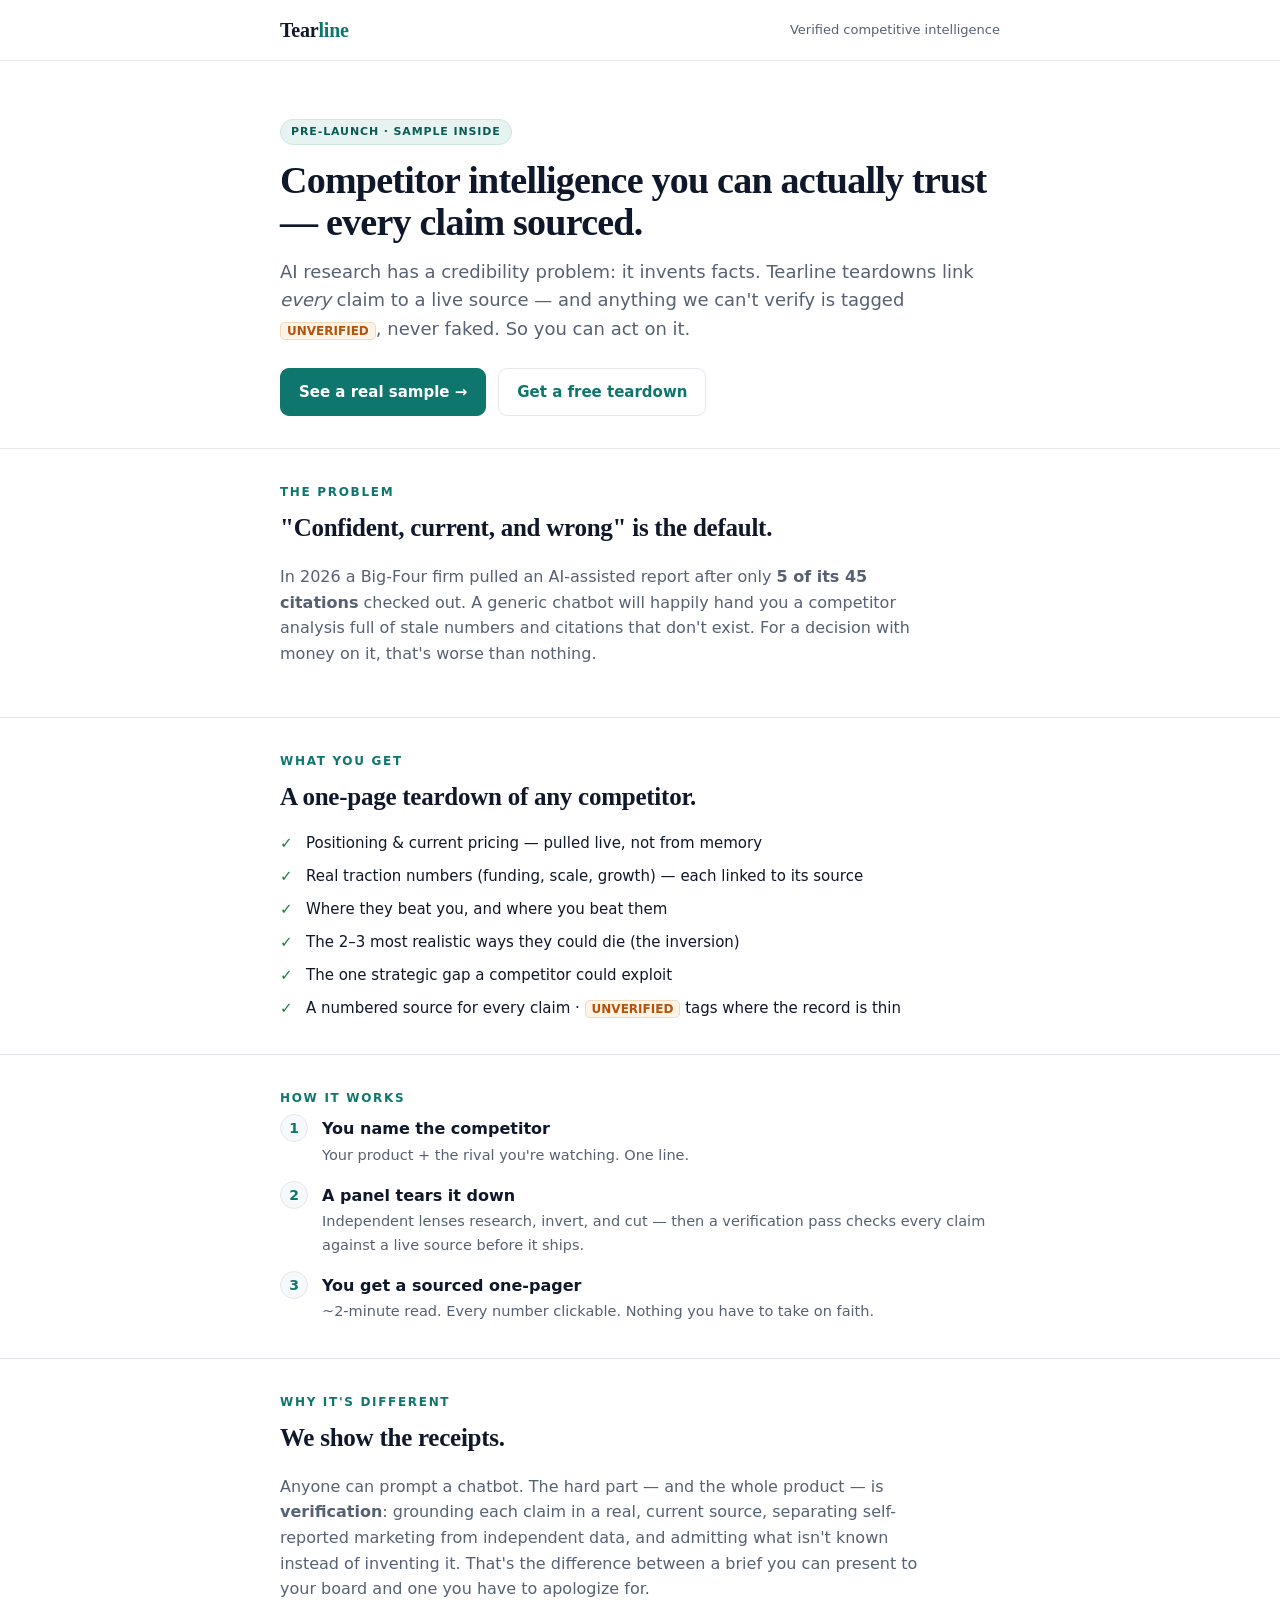
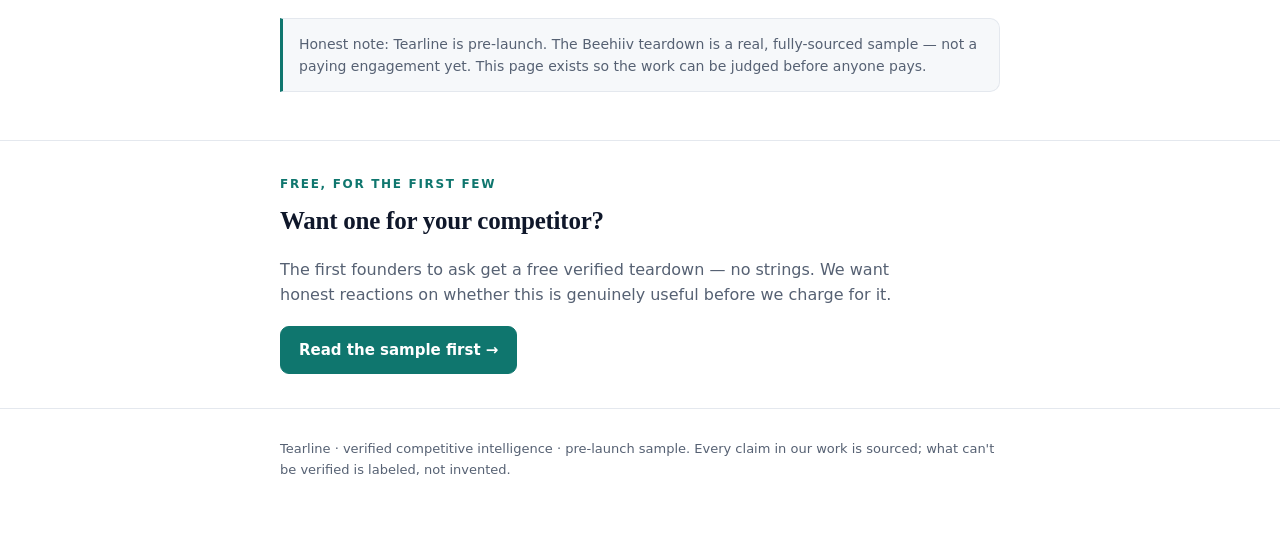
<file: index.html>
<!doctype html>
<html lang="en">
<head>
<meta charset="utf-8">
<meta name="viewport" content="width=device-width, initial-scale=1">
<title>Tearline — Verified Competitive Intelligence</title>
<link rel="stylesheet" href="style.css">
</head>
<body>

<div class="bar"><div class="wrap">
  <span class="brand">Tear<b>line</b></span>
  <span class="tag">Verified competitive intelligence</span>
</div></div>

<header class="hero"><div class="wrap">
  <span class="badge">Pre-launch · sample inside</span>
  <h1 class="serif">Competitor intelligence you can actually trust — every claim sourced.</h1>
  <p class="lead">AI research has a credibility problem: it invents facts. Tearline teardowns link <em>every</em> claim to a live source — and anything we can't verify is tagged <span class="unv">UNVERIFIED</span>, never faked. So you can act on it.</p>
  <div class="cta">
    <a class="btn primary" href="sample-beehiiv.html">See a real sample →</a>
    <a class="btn ghost" href="#free">Get a free teardown</a>
  </div>
</div></header>

<section><div class="wrap">
  <div class="kik">The problem</div>
  <h2 class="serif">"Confident, current, and wrong" is the default.</h2>
  <p style="color:var(--mut);max-width:64ch">In 2026 a Big-Four firm pulled an AI-assisted report after only <strong>5 of its 45 citations</strong> checked out. A generic chatbot will happily hand you a competitor analysis full of stale numbers and citations that don't exist. For a decision with money on it, that's worse than nothing.</p>
</div></section>

<section><div class="wrap">
  <div class="kik">What you get</div>
  <h2 class="serif">A one-page teardown of any competitor.</h2>
  <ul class="list">
    <li>Positioning &amp; current pricing — pulled live, not from memory</li>
    <li>Real traction numbers (funding, scale, growth) — each linked to its source</li>
    <li>Where they beat you, and where you beat them</li>
    <li>The 2–3 most realistic ways they could die (the inversion)</li>
    <li>The one strategic gap a competitor could exploit</li>
    <li>A numbered source for every claim · <span class="unv">UNVERIFIED</span> tags where the record is thin</li>
  </ul>
</div></section>

<section><div class="wrap">
  <div class="kik">How it works</div>
  <div class="steps">
    <div class="step"><span class="n">1</span><div><h3>You name the competitor</h3><p>Your product + the rival you're watching. One line.</p></div></div>
    <div class="step"><span class="n">2</span><div><h3>A panel tears it down</h3><p>Independent lenses research, invert, and cut — then a verification pass checks every claim against a live source before it ships.</p></div></div>
    <div class="step"><span class="n">3</span><div><h3>You get a sourced one-pager</h3><p>~2-minute read. Every number clickable. Nothing you have to take on faith.</p></div></div>
  </div>
</div></section>

<section><div class="wrap">
  <div class="kik">Why it's different</div>
  <h2 class="serif">We show the receipts.</h2>
  <p style="color:var(--mut);max-width:64ch">Anyone can prompt a chatbot. The hard part — and the whole product — is <strong>verification</strong>: grounding each claim in a real, current source, separating self-reported marketing from independent data, and admitting what isn't known instead of inventing it. That's the difference between a brief you can present to your board and one you have to apologize for.</p>
  <p class="note" style="margin-top:16px">Honest note: Tearline is pre-launch. The Beehiiv teardown is a real, fully-sourced sample — not a paying engagement yet. This page exists so the work can be judged before anyone pays.</p>
</div></section>

<section id="free"><div class="wrap">
  <div class="kik">Free, for the first few</div>
  <h2 class="serif">Want one for your competitor?</h2>
  <p style="color:var(--mut);max-width:64ch">The first founders to ask get a free verified teardown — no strings. We want honest reactions on whether this is genuinely useful before we charge for it.</p>
  <div class="cta" style="margin-top:18px"><a class="btn primary" href="sample-beehiiv.html">Read the sample first →</a></div>
</div></section>

<footer><div class="wrap">
  Tearline · verified competitive intelligence · pre-launch sample. Every claim in our work is sourced; what can't be verified is labeled, not invented.
</div></footer>

</body>
</html>
</file>
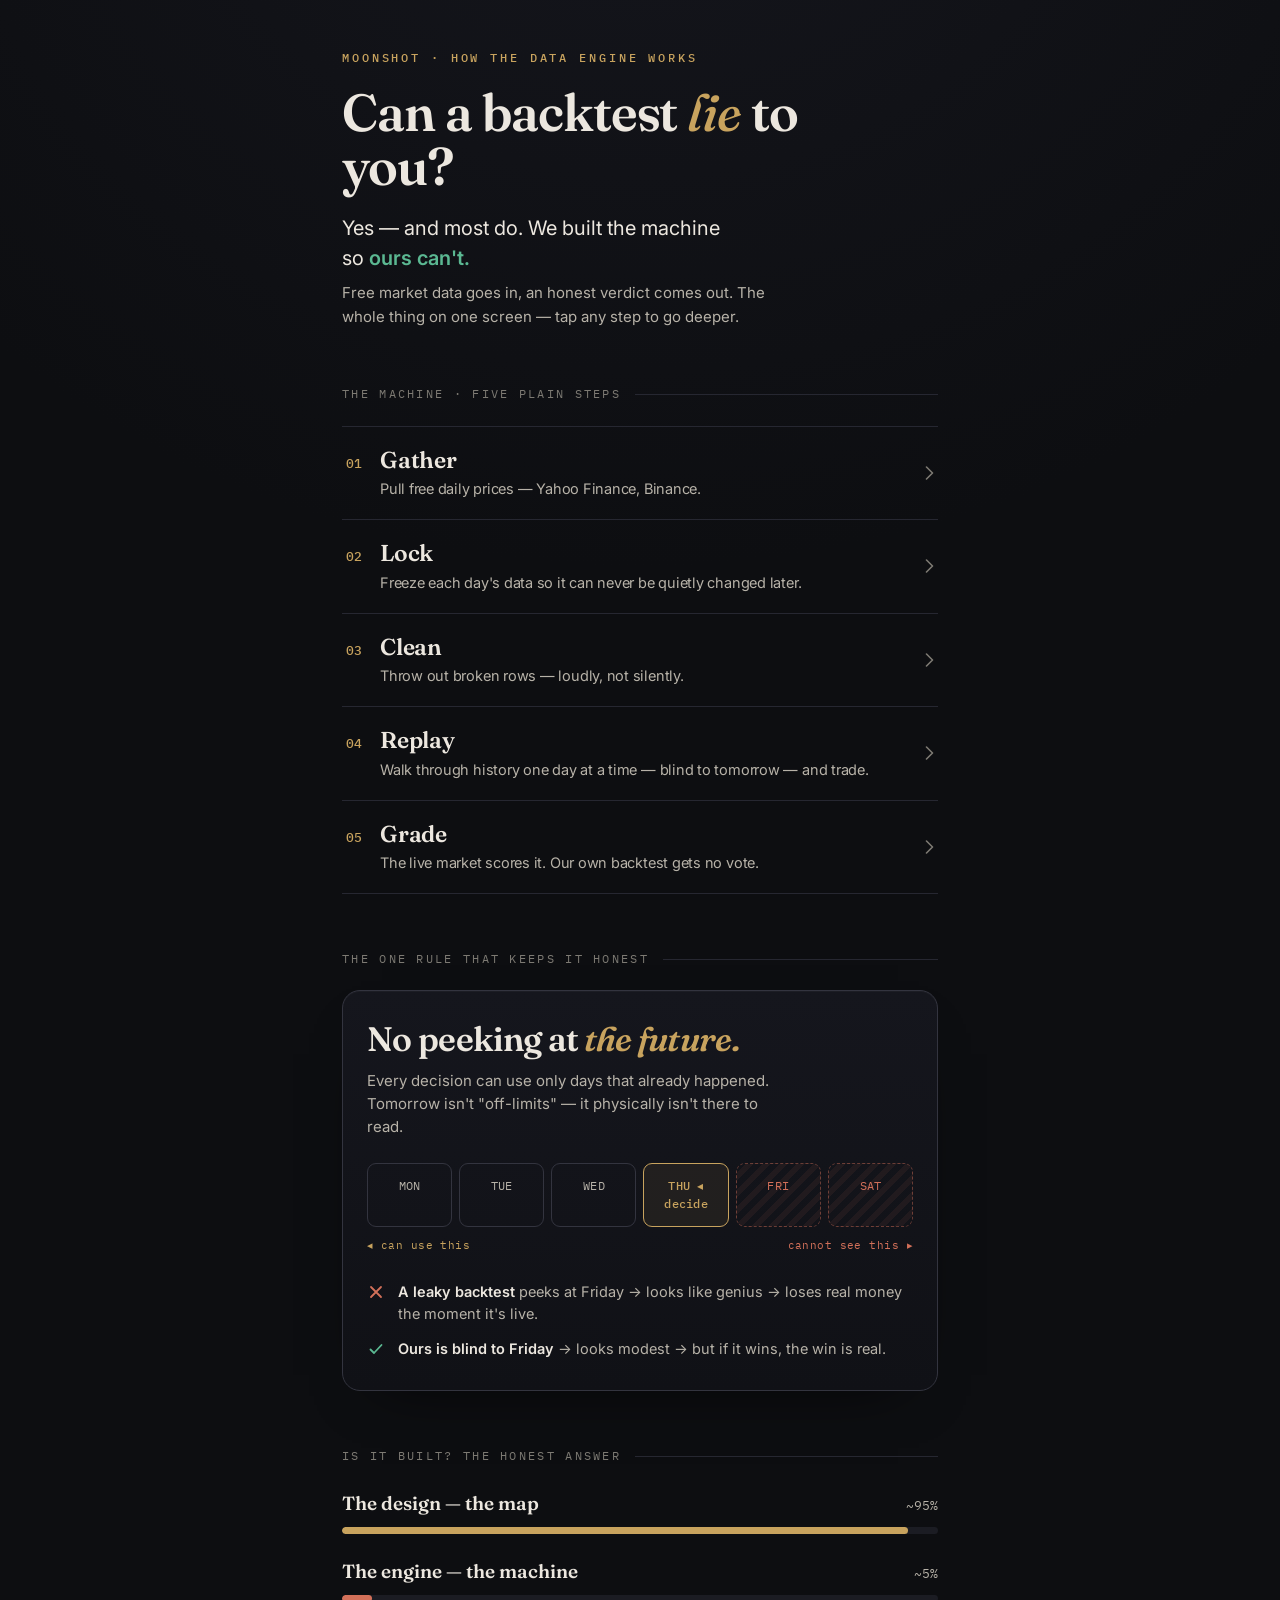
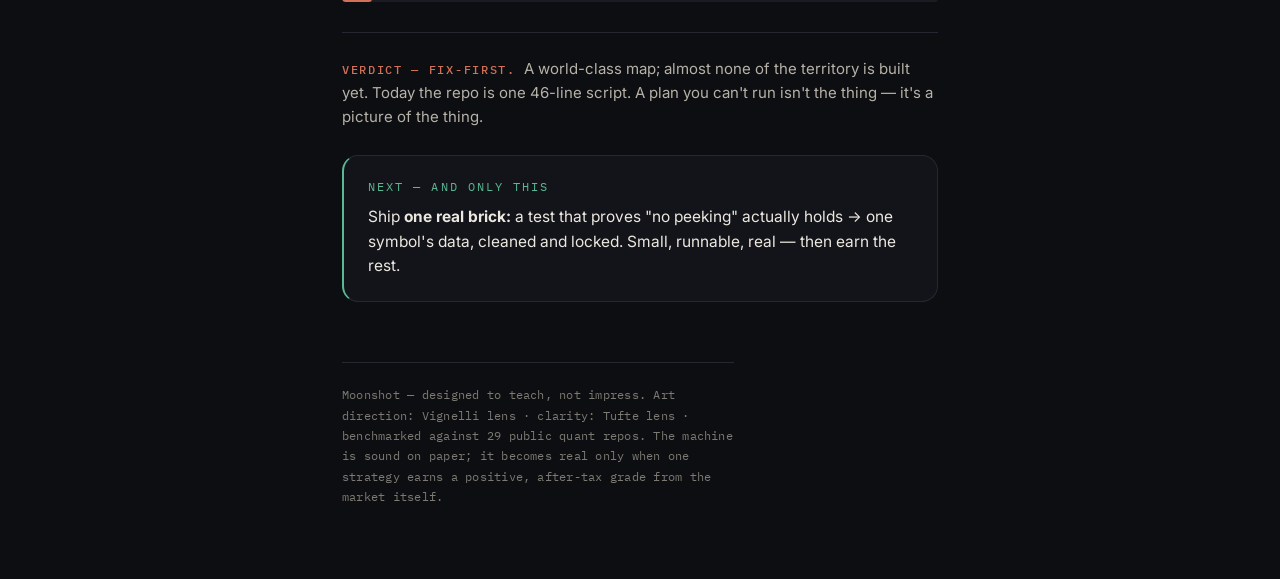
<file: data/index.html>
<!doctype html>
<html lang="en">
<head>
<meta charset="utf-8">
<meta name="viewport" content="width=device-width, initial-scale=1">
<title>How the data engine works — Moonshot</title>
<link rel="preconnect" href="https://fonts.googleapis.com">
<link rel="preconnect" href="https://fonts.gstatic.com" crossorigin>
<link href="https://fonts.googleapis.com/css2?family=Fraunces:ital,opsz,wght@0,9..144,500;0,9..144,600;1,9..144,500&family=Inter:wght@400;500;600&family=IBM+Plex+Mono:wght@400;500;600&display=swap" rel="stylesheet">
<style>
  :root{
    --bg:#0d0e11; --bg2:#131419; --ink:#ece7df; --ink2:#b7b2a8; --mut:#7d7a73;
    --hair:#262731; --hair2:#33343f;
    --gold:#c8a35e; --safe:#5bb892; --leak:#d27059;
    --serif:"Fraunces",Georgia,serif; --sans:"Inter",system-ui,sans-serif; --mono:"IBM Plex Mono",ui-monospace,monospace;
  }
  *{box-sizing:border-box}
  html{-webkit-text-size-adjust:100%}
  body{margin:0;background:var(--bg);color:var(--ink);font-family:var(--sans);
    line-height:1.6;-webkit-font-smoothing:antialiased;font-size:16px;
    background-image:radial-gradient(120% 60% at 50% -10%, #15161d 0%, var(--bg) 60%);}
  .wrap{max-width:640px;margin:0 auto;padding:48px 22px 72px}

  .kick{font-family:var(--mono);color:var(--gold);font-size:12px;letter-spacing:.24em;text-transform:uppercase;font-weight:500}
  h1{font-family:var(--serif);font-weight:600;font-size:clamp(34px,9vw,52px);line-height:1.04;
    letter-spacing:-.02em;margin:18px 0 20px;max-width:15ch}
  h1 em{font-style:italic;font-weight:500;color:var(--gold)}
  .lede{font-size:clamp(17px,4.5vw,20px);line-height:1.5;color:var(--ink);margin:0 0 8px;max-width:30ch}
  .lede b{color:var(--safe);font-weight:600}
  .sub{color:var(--ink2);font-size:15px;margin:0;max-width:52ch}

  .label{font-family:var(--mono);font-size:11.5px;letter-spacing:.2em;text-transform:uppercase;color:var(--mut);
    display:flex;align-items:center;gap:14px;margin:56px 0 22px}
  .label::after{content:"";flex:1;height:1px;background:var(--hair)}

  /* editorial flow */
  .flow{border-top:1px solid var(--hair)}
  .stage{border-bottom:1px solid var(--hair)}
  details>summary{list-style:none;cursor:pointer;display:grid;grid-template-columns:auto 1fr auto;gap:18px;
    align-items:baseline;padding:20px 4px;outline:none}
  details>summary::-webkit-details-marker{display:none}
  summary:focus-visible{outline:2px solid var(--gold);outline-offset:3px;border-radius:4px}
  .no{font-family:var(--mono);font-size:13px;color:var(--gold);font-weight:500;padding-top:5px}
  .verb{font-family:var(--serif);font-size:23px;font-weight:600;line-height:1.15;letter-spacing:-.01em}
  .said{display:block;font-family:var(--sans);color:var(--ink2);font-size:14.5px;font-weight:400;margin-top:5px;line-height:1.45}
  .chev{align-self:center;color:var(--mut);transition:transform .25s ease}
  details[open] .chev{transform:rotate(90deg);color:var(--gold)}
  .why{padding:0 4px 22px 44px;color:var(--ink2);font-size:14.5px;line-height:1.6;max-width:54ch}
  .why .steal{display:block;margin-top:8px;font-family:var(--mono);font-size:12px;letter-spacing:.02em;color:var(--gold)}

  /* the one rule — showpiece */
  .rule{margin-top:8px;border:1px solid var(--hair2);border-radius:18px;
    background:linear-gradient(180deg,#15161d,#101116);padding:30px 24px;
    box-shadow:0 1px 0 rgba(255,255,255,.03) inset, 0 24px 60px -40px #000}
  .rule h3{font-family:var(--serif);font-weight:600;font-size:clamp(26px,7vw,34px);letter-spacing:-.02em;margin:0 0 10px;line-height:1.1}
  .rule h3 em{font-style:italic;color:var(--gold)}
  .rule p{color:var(--ink2);font-size:15px;line-height:1.55;margin:0 0 24px;max-width:46ch}
  .time{display:grid;grid-template-columns:repeat(6,1fr);gap:7px;margin-bottom:10px}
  .cell{font-family:var(--mono);font-size:11.5px;text-align:center;padding:13px 2px;border-radius:9px;
    border:1px solid var(--hair2);color:var(--ink2);letter-spacing:.02em}
  .cell.now{border-color:var(--gold);color:var(--gold);background:rgba(200,163,94,.08);font-weight:500}
  .cell.fut{color:var(--leak);border-style:dashed;border-color:rgba(210,112,89,.45);
    background:repeating-linear-gradient(135deg,transparent 0 6px,rgba(210,112,89,.08) 6px 12px)}
  .axis{display:flex;justify-content:space-between;font-family:var(--mono);font-size:11px;letter-spacing:.04em;margin-bottom:26px}
  .axis .a1{color:var(--gold)} .axis .a2{color:var(--leak)}
  .cmp{display:flex;flex-direction:column;gap:14px}
  .cmp .r{display:grid;grid-template-columns:auto 1fr;gap:13px;align-items:start;font-size:14.5px;line-height:1.5;color:var(--ink2)}
  .cmp .r b{color:var(--ink);font-weight:600}
  .ico{flex:0 0 auto;margin-top:2px}
  .ico.x{color:var(--leak)} .ico.c{color:var(--safe)}

  /* honest meter */
  .meter{display:flex;flex-direction:column;gap:22px}
  .mrow .top{display:flex;justify-content:space-between;align-items:baseline;margin-bottom:9px}
  .mrow .nm{font-family:var(--serif);font-size:19px;font-weight:600}
  .mrow .pct{font-family:var(--mono);font-size:13px;color:var(--ink2)}
  .track{height:7px;border-radius:5px;background:#1b1c23;overflow:hidden}
  .fill{height:100%;border-radius:5px}
  .verdict{font-size:15px;line-height:1.6;color:var(--ink2);margin-top:30px;padding-top:24px;border-top:1px solid var(--hair)}
  .verdict b{font-family:var(--mono);font-size:12px;letter-spacing:.14em;text-transform:uppercase;color:var(--leak);font-weight:500}

  .next{margin-top:26px;padding:22px 24px;border-radius:16px;background:var(--bg2);border:1px solid var(--hair);
    border-left:2px solid var(--safe);font-size:15.5px;line-height:1.6;color:var(--ink)}
  .next .h{font-family:var(--mono);font-size:11.5px;letter-spacing:.18em;text-transform:uppercase;color:var(--safe);display:block;margin-bottom:8px}

  footer{margin-top:60px;padding-top:22px;border-top:1px solid var(--hair);
    font-family:var(--mono);font-size:12px;line-height:1.7;color:var(--mut);letter-spacing:.02em;max-width:56ch}

  @media (prefers-reduced-motion: reduce){ *{transition:none!important;animation:none!important} }
</style>
</head>
<body>
<main class="wrap">

  <div class="kick">Moonshot · how the data engine works</div>
  <h1>Can a backtest <em>lie</em> to you?</h1>
  <p class="lede">Yes — and most do. We built the machine so <b>ours can't.</b></p>
  <p class="sub">Free market data goes in, an honest verdict comes out. The whole thing on one screen — tap any step to go deeper.</p>

  <div class="label">The machine · five plain steps</div>
  <div class="flow">

    <div class="stage"><details>
      <summary><span class="no">01</span><span class="verb">Gather<span class="said">Pull free daily prices — Yahoo Finance, Binance.</span></span>
        <svg class="chev" width="9" height="14" viewBox="0 0 9 14" fill="none"><path d="M1.5 1l6 6-6 6" stroke="currentColor" stroke-width="1.6" stroke-linecap="round" stroke-linejoin="round"/></svg></summary>
      <div class="why">One adapter per source behind a single shape, so if one free feed dies the loop fails over instead of breaking.<span class="steal">borrowed from OpenBB · ccxt</span></div>
    </details></div>

    <div class="stage"><details>
      <summary><span class="no">02</span><span class="verb">Lock<span class="said">Freeze each day's data so it can never be quietly changed later.</span></span>
        <svg class="chev" width="9" height="14" viewBox="0 0 9 14" fill="none"><path d="M1.5 1l6 6-6 6" stroke="currentColor" stroke-width="1.6" stroke-linecap="round" stroke-linejoin="round"/></svg></summary>
      <div class="why">Exchanges silently restate old prices. If we re-pulled and overwrote, yesterday's "fact" could change under us — and a backtest would cheat without anyone noticing. So every pull is saved once, stamped, and never edited.<span class="steal">borrowed from zipline bundles</span></div>
    </details></div>

    <div class="stage"><details>
      <summary><span class="no">03</span><span class="verb">Clean<span class="said">Throw out broken rows — loudly, not silently.</span></span>
        <svg class="chev" width="9" height="14" viewBox="0 0 9 14" fill="none"><path d="M1.5 1l6 6-6 6" stroke="currentColor" stroke-width="1.6" stroke-linecap="round" stroke-linejoin="round"/></svg></summary>
      <div class="why">Negative prices, gaps, impossible highs — caught the moment data arrives, and the run stops, instead of poisoning a result you'd trust by mistake.<span class="steal">borrowed from Pandera checks</span></div>
    </details></div>

    <div class="stage"><details>
      <summary><span class="no">04</span><span class="verb">Replay<span class="said">Walk through history one day at a time — blind to tomorrow — and trade.</span></span>
        <svg class="chev" width="9" height="14" viewBox="0 0 9 14" fill="none"><path d="M1.5 1l6 6-6 6" stroke="currentColor" stroke-width="1.6" stroke-linecap="round" stroke-linejoin="round"/></svg></summary>
      <div class="why">The same code runs the backtest, the paper-trade, and one day the real account. Costs <em>and taxes</em> come out of every trade. This is where the one rule below lives.<span class="steal">borrowed from Lean · Nautilus</span></div>
    </details></div>

    <div class="stage"><details>
      <summary><span class="no">05</span><span class="verb">Grade<span class="said">The live market scores it. Our own backtest gets no vote.</span></span>
        <svg class="chev" width="9" height="14" viewBox="0 0 9 14" fill="none"><path d="M1.5 1l6 6-6 6" stroke="currentColor" stroke-width="1.6" stroke-linecap="round" stroke-linejoin="round"/></svg></summary>
      <div class="why">A pretty backtest curve is a hypothesis, not a result. Only money moving forward, through a real unseen future, counts as a pass.<span class="steal">the honest floor — the market is the judge</span></div>
    </details></div>

  </div>

  <div class="label">The one rule that keeps it honest</div>
  <div class="rule">
    <h3>No peeking at <em>the future.</em></h3>
    <p>Every decision can use only days that already happened. Tomorrow isn't "off-limits" — it physically isn't there to read.</p>

    <div class="time" aria-hidden="true">
      <div class="cell">MON</div><div class="cell">TUE</div><div class="cell">WED</div>
      <div class="cell now">THU ◂ decide</div><div class="cell fut">FRI</div><div class="cell fut">SAT</div>
    </div>
    <div class="axis"><span class="a1">◂ can use this</span><span class="a2">cannot see this ▸</span></div>

    <div class="cmp">
      <div class="r"><svg class="ico x" width="18" height="18" viewBox="0 0 18 18" fill="none"><path d="M4 4l10 10M14 4L4 14" stroke="currentColor" stroke-width="1.8" stroke-linecap="round"/></svg>
        <span><b>A leaky backtest</b> peeks at Friday → looks like genius → loses real money the moment it's live.</span></div>
      <div class="r"><svg class="ico c" width="18" height="18" viewBox="0 0 18 18" fill="none"><path d="M3.5 9.5l3.5 3.5L14.5 5" stroke="currentColor" stroke-width="1.8" stroke-linecap="round" stroke-linejoin="round"/></svg>
        <span><b>Ours is blind to Friday</b> → looks modest → but if it wins, the win is real.</span></div>
    </div>
  </div>

  <div class="label">Is it built? The honest answer</div>
  <div class="meter">
    <div class="mrow">
      <div class="top"><span class="nm">The design — the map</span><span class="pct">~95%</span></div>
      <div class="track"><div class="fill" style="width:95%;background:var(--gold)"></div></div>
    </div>
    <div class="mrow">
      <div class="top"><span class="nm">The engine — the machine</span><span class="pct">~5%</span></div>
      <div class="track"><div class="fill" style="width:5%;background:var(--leak)"></div></div>
    </div>
  </div>
  <p class="verdict"><b>Verdict — fix-first.</b> &nbsp;A world-class map; almost none of the territory is built yet. Today the repo is one 46-line script. A plan you can't run isn't the thing — it's a picture of the thing.</p>

  <div class="next"><span class="h">Next — and only this</span>Ship <b>one real brick:</b> a test that proves "no peeking" actually holds → one symbol's data, cleaned and locked. Small, runnable, real — then earn the rest.</div>

  <footer>Moonshot — designed to teach, not impress. Art direction: Vignelli lens · clarity: Tufte lens · benchmarked against 29 public quant repos. The machine is sound on paper; it becomes real only when one strategy earns a positive, after-tax grade from the market itself.</footer>

</main>
</body>
</html>
</file>
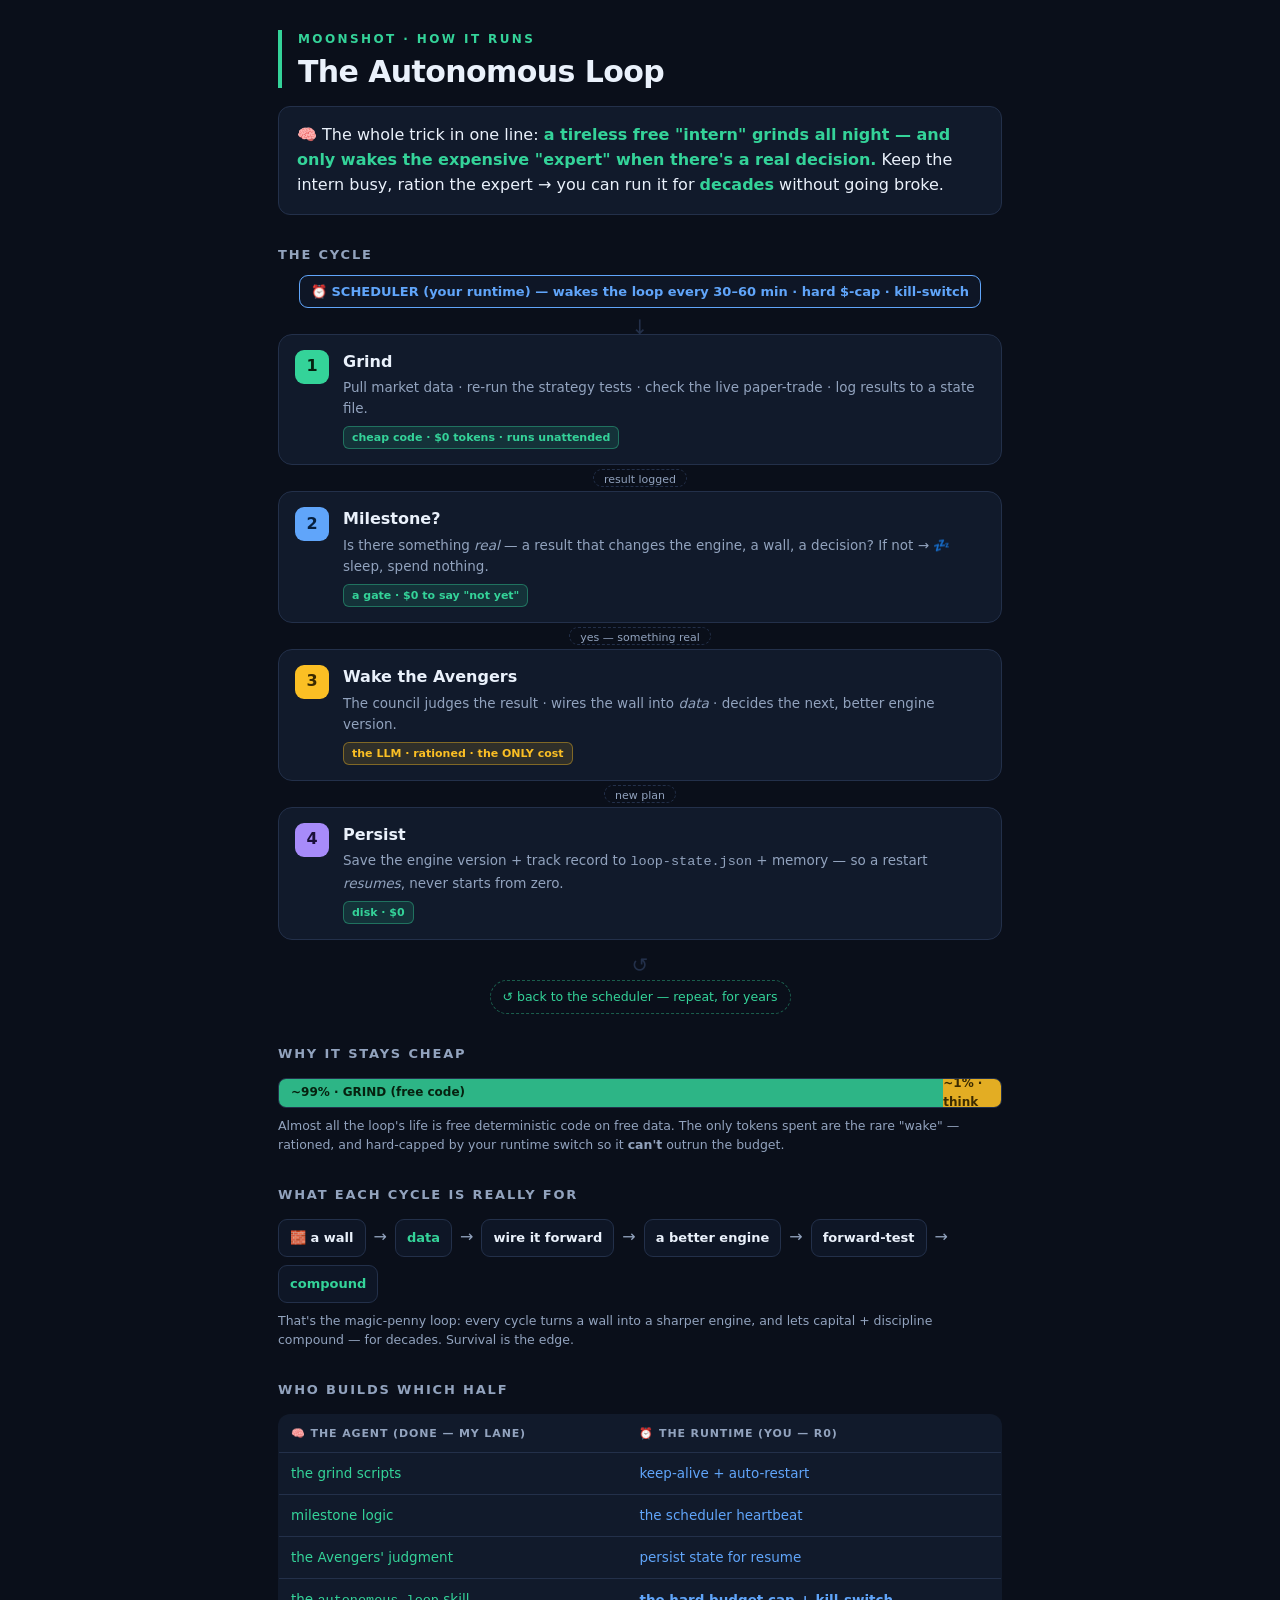
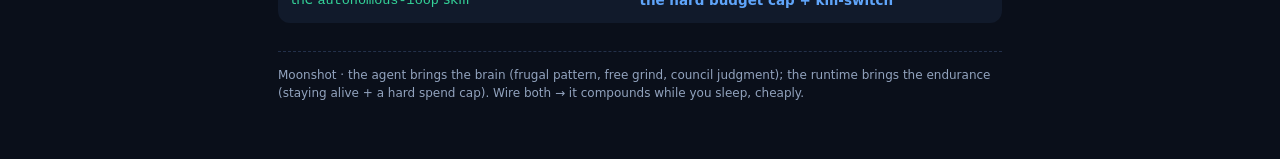
<file: loop/index.html>
<!doctype html>
<html lang="en">
<head>
<meta charset="utf-8">
<meta name="viewport" content="width=device-width, initial-scale=1">
<title>The Autonomous Loop — Moonshot</title>
<style>
  :root{
    --bg:#0a0f1a; --panel:#111a2b; --panel2:#0e1626; --line:#23304a;
    --ink:#eaf1fb; --mut:#92a3be; --green:#34d399; --amber:#fbbf24; --blue:#60a5fa; --violet:#a78bfa;
  }
  *{box-sizing:border-box}
  body{margin:0;background:var(--bg);color:var(--ink);
    font-family:ui-sans-serif,system-ui,-apple-system,"Segoe UI",Roboto,Helvetica,Arial,sans-serif;
    line-height:1.55;-webkit-font-smoothing:antialiased}
  .wrap{max-width:760px;margin:0 auto;padding:30px 18px 60px}
  header{border-left:4px solid var(--green);padding-left:16px;margin-bottom:10px}
  .kick{color:var(--green);font-size:12px;letter-spacing:.2em;text-transform:uppercase;font-weight:700}
  h1{font-size:30px;line-height:1.12;margin:6px 0 10px;letter-spacing:-.02em}
  .model{background:var(--panel);border:1px solid var(--line);border-radius:12px;padding:16px 18px;margin:18px 0 26px;font-size:16px}
  .model b{color:var(--green)}
  h2{font-size:13px;letter-spacing:.14em;text-transform:uppercase;color:var(--mut);margin:30px 0 14px;font-weight:700}
  /* loop */
  .loop{position:relative}
  .step{display:flex;gap:14px;background:var(--panel);border:1px solid var(--line);border-radius:14px;padding:15px 16px;position:relative}
  .num{flex:0 0 auto;width:34px;height:34px;border-radius:9px;display:flex;align-items:center;justify-content:center;font-weight:800;font-size:16px;color:#06210f}
  .s1 .num{background:var(--green)} .s2 .num{background:var(--blue);color:#06203f} .s3 .num{background:var(--amber);color:#3a2a00} .s4 .num{background:var(--violet);color:#1a0f3a}
  .step h3{margin:0 0 3px;font-size:16px}
  .step p{margin:0;color:var(--mut);font-size:13.5px}
  .tag{display:inline-block;font-size:11px;font-weight:700;border-radius:6px;padding:2px 8px;margin-top:7px}
  .free{background:rgba(52,211,153,.13);color:var(--green);border:1px solid rgba(52,211,153,.4)}
  .cost{background:rgba(251,191,36,.13);color:var(--amber);border:1px solid rgba(251,191,36,.4)}
  .arrow{display:flex;justify-content:center;color:var(--line);font-size:20px;margin:4px 0;height:18px}
  .arrow span{color:var(--mut);font-size:11px;border:1px dashed var(--line);border-radius:20px;padding:1px 10px}
  .reloop{margin-top:8px;text-align:center;color:var(--green);font-size:12.5px;border:1px dashed rgba(52,211,153,.4);border-radius:20px;padding:6px 12px;display:inline-block}
  .reloopwrap{text-align:center}
  /* cost bar */
  .bar{display:flex;height:30px;border-radius:8px;overflow:hidden;border:1px solid var(--line);font-size:12px;font-weight:700}
  .bar .g{background:rgba(52,211,153,.85);color:#06210f;flex:0 0 92%;display:flex;align-items:center;padding-left:12px}
  .bar .a{background:rgba(251,191,36,.9);color:#3a2a00;flex:1;display:flex;align-items:center;justify-content:center}
  .small{color:var(--mut);font-size:12.5px;margin-top:8px}
  /* strategy mini-loop */
  .strip{display:flex;flex-wrap:wrap;gap:8px;align-items:center}
  .chip{background:var(--panel2);border:1px solid var(--line);border-radius:9px;padding:8px 11px;font-size:13px;font-weight:600}
  .chip.k{color:var(--green)}
  .sep{color:var(--mut)}
  /* split table */
  table{width:100%;border-collapse:collapse;font-size:13.5px;background:var(--panel);border:1px solid var(--line);border-radius:12px;overflow:hidden}
  th,td{text-align:left;padding:10px 12px;border-bottom:1px solid var(--line)}
  th{font-size:11px;text-transform:uppercase;letter-spacing:.08em;color:var(--mut)}
  td:first-child{color:var(--green)} td:last-child{color:var(--blue)}
  tr:last-child td{border-bottom:none}
  footer{color:var(--mut);font-size:12px;border-top:1px dashed var(--line);margin-top:28px;padding-top:14px}
</style>
</head>
<body>
<div class="wrap">

  <header>
    <div class="kick">Moonshot · how it runs</div>
    <h1>The Autonomous Loop</h1>
  </header>

  <div class="model">🧠 The whole trick in one line: <b>a tireless free "intern" grinds all night — and only wakes the expensive "expert" when there's a real decision.</b> Keep the intern busy, ration the expert → you can run it for <b>decades</b> without going broke.</div>

  <h2>The cycle</h2>

  <div class="reloopwrap" style="margin-bottom:8px">
    <span class="chip" style="border-color:var(--blue);color:var(--blue)">⏰ SCHEDULER (your runtime) — wakes the loop every 30–60 min · hard $-cap · kill-switch</span>
  </div>
  <div class="arrow">↓</div>

  <div class="loop">
    <div class="step s1">
      <div class="num">1</div>
      <div><h3>Grind</h3><p>Pull market data · re-run the strategy tests · check the live paper-trade · log results to a state file.</p><span class="tag free">cheap code · $0 tokens · runs unattended</span></div>
    </div>
    <div class="arrow"><span>result logged</span></div>

    <div class="step s2">
      <div class="num">2</div>
      <div><h3>Milestone?</h3><p>Is there something <em>real</em> — a result that changes the engine, a wall, a decision? If not → 💤 sleep, spend nothing.</p><span class="tag free">a gate · $0 to say "not yet"</span></div>
    </div>
    <div class="arrow"><span>yes — something real</span></div>

    <div class="step s3">
      <div class="num">3</div>
      <div><h3>Wake the Avengers</h3><p>The council judges the result · wires the wall into <em>data</em> · decides the next, better engine version.</p><span class="tag cost">the LLM · rationed · the ONLY cost</span></div>
    </div>
    <div class="arrow"><span>new plan</span></div>

    <div class="step s4">
      <div class="num">4</div>
      <div><h3>Persist</h3><p>Save the engine version + track record to <code>loop-state.json</code> + memory — so a restart <em>resumes</em>, never starts from zero.</p><span class="tag free">disk · $0</span></div>
    </div>
  </div>

  <div class="arrow" style="margin-top:10px">↺</div>
  <div class="reloopwrap"><span class="reloop">↺ back to the scheduler — repeat, for years</span></div>

  <h2>Why it stays cheap</h2>
  <div class="bar"><div class="g">~99% · GRIND (free code)</div><div class="a">~1% · think</div></div>
  <p class="small">Almost all the loop's life is free deterministic code on free data. The only tokens spent are the rare "wake" — rationed, and hard-capped by your runtime switch so it <b>can't</b> outrun the budget.</p>

  <h2>What each cycle is really for</h2>
  <div class="strip">
    <span class="chip">🧱 a wall</span><span class="sep">→</span>
    <span class="chip k">data</span><span class="sep">→</span>
    <span class="chip">wire it forward</span><span class="sep">→</span>
    <span class="chip">a better engine</span><span class="sep">→</span>
    <span class="chip">forward-test</span><span class="sep">→</span>
    <span class="chip k">compound</span>
  </div>
  <p class="small">That's the magic-penny loop: every cycle turns a wall into a sharper engine, and lets capital + discipline compound — for decades. Survival is the edge.</p>

  <h2>Who builds which half</h2>
  <table>
    <tr><th>🧠 The agent (done — my lane)</th><th>⏰ The runtime (you — R0)</th></tr>
    <tr><td>the grind scripts</td><td>keep-alive + auto-restart</td></tr>
    <tr><td>milestone logic</td><td>the scheduler heartbeat</td></tr>
    <tr><td>the Avengers' judgment</td><td>persist state for resume</td></tr>
    <tr><td>the <code>autonomous-loop</code> skill</td><td><b>the hard budget cap + kill-switch</b></td></tr>
  </table>

  <footer>Moonshot · the agent brings the brain (frugal pattern, free grind, council judgment); the runtime brings the endurance (staying alive + a hard spend cap). Wire both → it compounds while you sleep, cheaply.</footer>

</div>
</body>
</html>
</file>
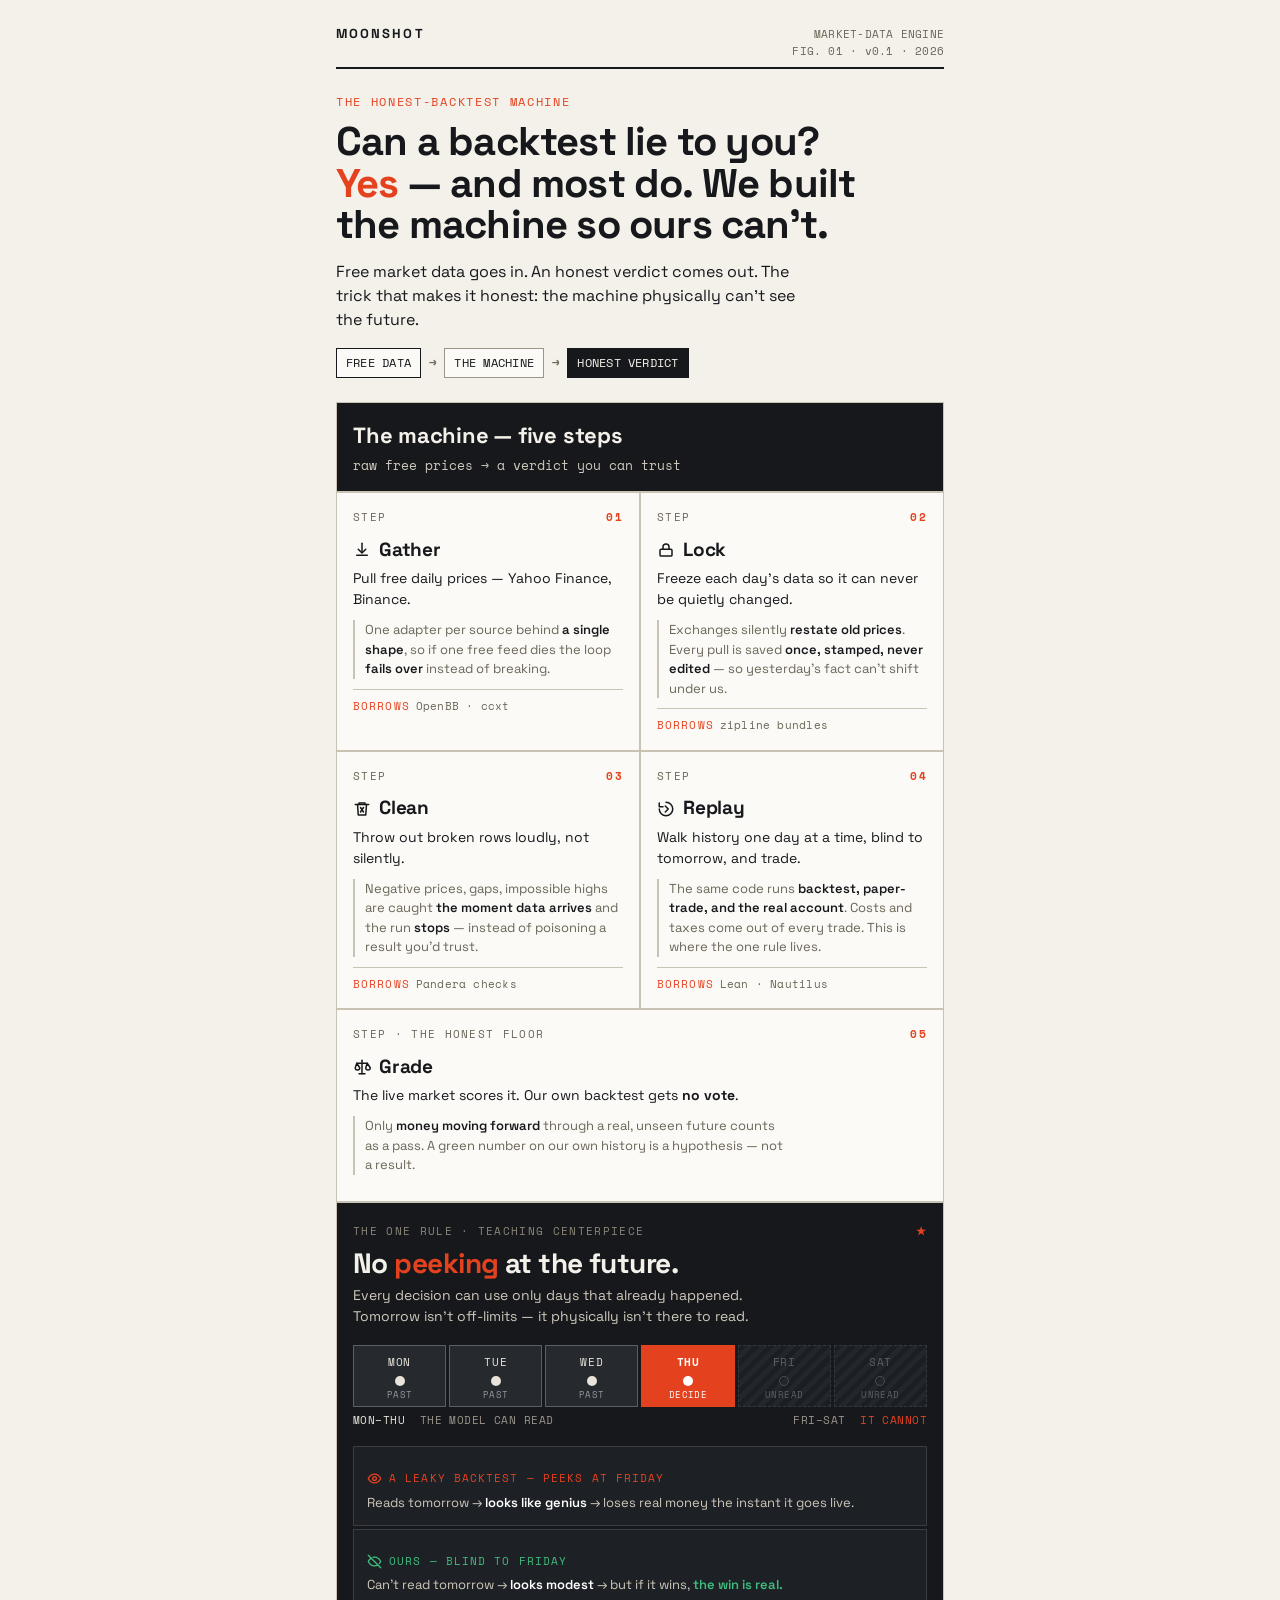
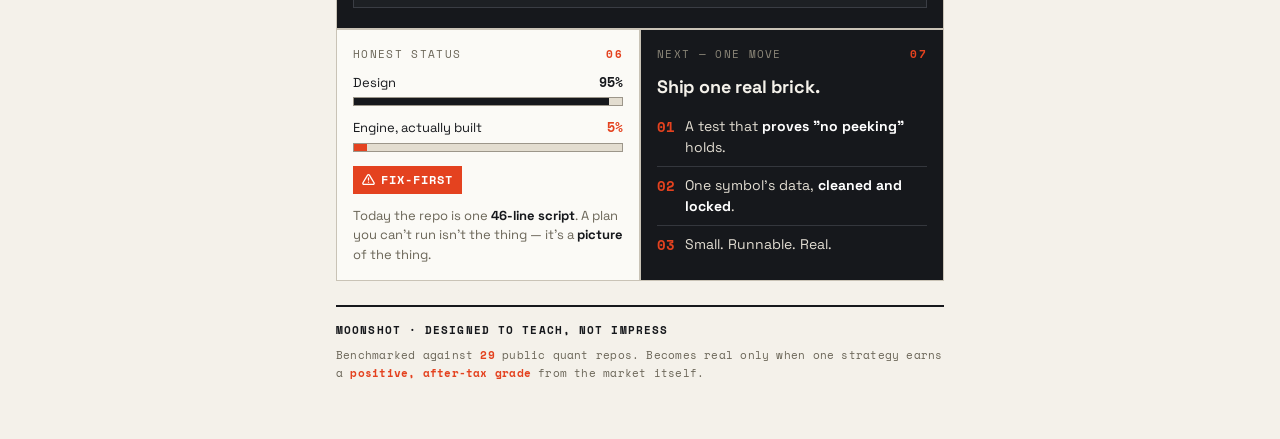
<file: data/bento/index.html>
<!DOCTYPE html>
<html lang="en">
<head>
<meta charset="UTF-8">
<meta name="viewport" content="width=device-width, initial-scale=1.0">
<title>Moonshot — the honest backtest machine</title>
<link rel="preconnect" href="https://fonts.googleapis.com">
<link rel="preconnect" href="https://fonts.gstatic.com" crossorigin>
<link href="https://fonts.googleapis.com/css2?family=Space+Grotesk:wght@400;500;600;700&family=Space+Mono:wght@400;700&display=swap" rel="stylesheet">
<style>
  :root{
    --ink:#16181c;        /* near-black */
    --paper:#f4f1ea;      /* warm off-white spine */
    --tile:#fbfaf6;       /* tile fill */
    --line:#c9c3b6;       /* hairline grid */
    --line-strong:#9c968a;
    --muted:#6a6557;      /* secondary text, AA on tile */
    --brand:#e4421f;      /* one brand hue: signal red */
    --good:#1f6f4a;       /* meaning: real / pass */
    --pad:16px;
    --gap:2px;            /* hairline gap between tiles */
  }
  *{box-sizing:border-box;}
  html{-webkit-text-size-adjust:100%;}
  body{
    margin:0;
    background:var(--paper);
    color:var(--ink);
    font-family:"Space Grotesk",system-ui,sans-serif;
    font-size:16px;
    line-height:1.5;
    -webkit-font-smoothing:antialiased;
  }
  .wrap{
    max-width:640px;
    margin:0 auto;
    padding:24px 16px 56px;
  }
  .mono{font-family:"Space Mono",ui-monospace,monospace;}
  .num{font-family:"Space Mono",monospace;font-weight:700;}

  /* ---- top masthead ---- */
  .mast{
    display:flex;
    justify-content:space-between;
    align-items:baseline;
    border-bottom:2px solid var(--ink);
    padding-bottom:8px;
    margin-bottom:24px;
    gap:8px;
  }
  .mast .name{
    font-weight:700;
    letter-spacing:.16em;
    text-transform:uppercase;
    font-size:13px;
  }
  .mast .meta{
    font-family:"Space Mono",monospace;
    font-size:11px;
    color:var(--muted);
    text-align:right;
    letter-spacing:.02em;
  }

  /* ---- hook ---- */
  .hook{margin-bottom:24px;}
  .kicker{
    font-family:"Space Mono",monospace;
    font-size:12px;
    letter-spacing:.14em;
    text-transform:uppercase;
    color:var(--brand);
    margin:0 0 10px;
  }
  h1{
    font-size:clamp(28px,8.5vw,40px);
    line-height:1.04;
    letter-spacing:-.02em;
    font-weight:700;
    margin:0 0 14px;
    text-wrap:balance;
  }
  h1 .yes{color:var(--brand);}
  .lede{
    font-size:16px;
    color:var(--ink);
    max-width:46ch;
    margin:0;
  }
  .flow{
    display:flex;
    align-items:center;
    gap:8px;
    flex-wrap:wrap;
    margin-top:16px;
    font-family:"Space Mono",monospace;
    font-size:12px;
    letter-spacing:.02em;
  }
  .flow .pill{
    border:1px solid var(--line-strong);
    padding:5px 9px;
    background:var(--tile);
    white-space:nowrap;
  }
  .flow .pill.in{border-color:var(--ink);}
  .flow .pill.out{background:var(--ink);color:var(--paper);border-color:var(--ink);}
  .flow .arr{color:var(--muted);font-weight:700;}

  /* ---- bento grid ---- */
  .bento{
    display:grid;
    grid-template-columns:repeat(2,1fr);
    gap:var(--gap);
    background:var(--line);        /* gap color = hairline grid */
    border:1px solid var(--line);
    margin-top:24px;
  }
  .tile{
    background:var(--tile);
    padding:var(--pad);
    min-width:0;
  }
  .span2{grid-column:1 / -1;}

  .tlabel{
    display:flex;
    justify-content:space-between;
    align-items:baseline;
    font-family:"Space Mono",monospace;
    font-size:11px;
    letter-spacing:.12em;
    text-transform:uppercase;
    color:var(--muted);
    margin-bottom:10px;
  }
  .tlabel .idx{color:var(--brand);font-weight:700;}

  /* ---- section heading tile ---- */
  .sec{background:var(--ink);color:var(--paper);}
  .sec h2{
    font-size:22px;
    letter-spacing:-.01em;
    margin:0 0 4px;
    font-weight:700;
  }
  .sec p{margin:0;font-size:13px;color:#cfc9bb;font-family:"Space Mono",monospace;}

  /* ---- machine step tiles ---- */
  .step .verb{
    font-size:19px;
    font-weight:700;
    letter-spacing:-.01em;
    margin:0 0 4px;
    display:flex;
    align-items:center;
    gap:8px;
  }
  .step .verb svg{flex:0 0 auto;}
  .step .plain{
    font-size:14px;
    margin:0 0 10px;
    color:var(--ink);
  }
  .step .why{
    font-size:13px;
    line-height:1.5;
    color:var(--muted);
    margin:0 0 10px;
    padding-left:10px;
    border-left:2px solid var(--line);
  }
  .step .why b{color:var(--ink);font-weight:600;}
  .borrows{
    font-family:"Space Mono",monospace;
    font-size:11px;
    letter-spacing:.02em;
    color:var(--muted);
    border-top:1px solid var(--line);
    padding-top:8px;
    display:flex;
    gap:6px;
    align-items:baseline;
  }
  .borrows .bk{color:var(--brand);text-transform:uppercase;letter-spacing:.1em;flex:0 0 auto;}

  /* ---- HERO: the one rule ---- */
  .hero{
    background:var(--ink);
    color:var(--paper);
    padding:20px var(--pad);
  }
  .hero .tlabel{color:#8b8678;}
  .hero .tlabel .idx{color:var(--brand);}
  .hero h2{
    font-size:clamp(22px,6.5vw,28px);
    letter-spacing:-.02em;
    line-height:1.05;
    margin:0 0 6px;
    font-weight:700;
  }
  .hero h2 .q{color:var(--brand);}
  .hero .sub{
    font-size:14px;
    color:#cfc9bb;
    margin:0 0 18px;
    max-width:48ch;
  }

  /* week calendar */
  .cal{
    display:grid;
    grid-template-columns:repeat(6,1fr);
    gap:3px;
    margin:0 0 6px;
  }
  .day{
    border:1px solid #3a3d44;
    background:#212429;
    padding:8px 4px 10px;
    text-align:center;
    position:relative;
    min-height:62px;
    display:flex;
    flex-direction:column;
    justify-content:flex-start;
  }
  .day .dn{
    font-family:"Space Mono",monospace;
    font-size:11px;
    letter-spacing:.06em;
    color:#9a958a;
    margin-bottom:6px;
  }
  .day .dot{
    width:10px;height:10px;border-radius:50%;
    margin:0 auto;
    background:#cfc9bb;
  }
  .day.usable{background:#262a2f;border-color:#5a5f68;}
  .day.usable .dn{color:#e8e4da;}
  .day.usable .dot{background:#e8e4da;}
  .day.decide{background:var(--brand);border-color:var(--brand);}
  .day.decide .dn{color:#fff;font-weight:700;}
  .day.decide .dot{background:#fff;}
  .day.future{
    background:
      repeating-linear-gradient(135deg,#1b1e22 0 5px,#23262b 5px 10px);
    border-color:#34373d;
    border-style:dashed;
  }
  .day.future .dn{color:#5d6068;}
  .day.future .dot{
    background:transparent;border:1px solid #4a4d54;width:10px;height:10px;
  }
  .day .tag{
    position:absolute;bottom:4px;left:0;right:0;
    font-family:"Space Mono",monospace;
    font-size:8.5px;letter-spacing:.05em;text-transform:uppercase;
  }
  .day.decide .tag{color:#fff;}
  .day.future .tag{color:#5d6068;}
  .day.usable .tag{color:#8f9aa0;}

  .callbar{
    display:flex;justify-content:space-between;
    font-family:"Space Mono",monospace;
    font-size:10.5px;letter-spacing:.04em;
    color:#9a958a;
    margin-bottom:18px;
    text-transform:uppercase;
  }
  .callbar .can{color:#e8e4da;}
  .callbar .cant{color:var(--brand);}

  /* two verdicts */
  .verdicts{display:grid;grid-template-columns:1fr;gap:3px;}
  .vd{
    border:1px solid #3a3d44;
    padding:12px 13px;
    background:#1d2024;
  }
  .vd .h{
    font-family:"Space Mono",monospace;
    font-size:11px;letter-spacing:.1em;text-transform:uppercase;
    display:flex;align-items:center;gap:7px;
    margin-bottom:7px;
  }
  .vd .h svg{flex:0 0 auto;}
  .vd.leaky .h{color:var(--brand);}
  .vd.ours .h{color:#3fbd7e;}
  .vd .chain{
    font-size:13px;line-height:1.45;color:#cfc9bb;margin:0;
  }
  .vd .chain b{color:#fff;font-weight:600;}
  .vd.ours .chain b.win{color:#3fbd7e;}

  /* ---- status tile ---- */
  .status{background:var(--tile);}
  .status .bars{margin:6px 0 12px;}
  .barrow{margin-bottom:12px;}
  .barrow .bl{
    display:flex;justify-content:space-between;align-items:baseline;
    font-size:13px;margin-bottom:5px;
  }
  .barrow .bl .pct{font-family:"Space Mono",monospace;font-weight:700;}
  .track{height:9px;background:#e3ddd0;border:1px solid var(--line-strong);position:relative;overflow:hidden;}
  .fill{height:100%;}
  .fill.design{width:95%;background:var(--ink);}
  .fill.engine{width:5%;background:var(--brand);}
  .verdict-tag{
    display:inline-flex;align-items:center;gap:6px;
    background:var(--brand);color:#fff;
    font-family:"Space Mono",monospace;font-weight:700;
    font-size:12px;letter-spacing:.08em;
    padding:5px 9px;text-transform:uppercase;
    margin-top:2px;
  }
  .status p.note{font-size:13px;color:var(--muted);margin:12px 0 0;line-height:1.5;}
  .status p.note b{color:var(--ink);}

  /* ---- next move tile ---- */
  .next{background:var(--ink);color:var(--paper);}
  .next .tlabel{color:#8b8678;}
  .next .tlabel .idx{color:var(--brand);}
  .next h3{font-size:18px;margin:0 0 8px;letter-spacing:-.01em;font-weight:700;}
  .next ul{margin:0;padding:0;list-style:none;}
  .next li{
    font-size:14px;color:#e2ddd2;padding:8px 0;
    border-top:1px solid #34373d;display:flex;gap:10px;align-items:flex-start;
  }
  .next li:first-child{border-top:none;}
  .next li .mk{color:var(--brand);font-family:"Space Mono",monospace;font-weight:700;flex:0 0 auto;}

  /* ---- footer ---- */
  footer{
    margin-top:24px;
    border-top:2px solid var(--ink);
    padding-top:14px;
    font-family:"Space Mono",monospace;
    font-size:11px;
    line-height:1.7;
    color:var(--muted);
    letter-spacing:.02em;
  }
  footer .ft-h{color:var(--ink);font-weight:700;letter-spacing:.1em;text-transform:uppercase;display:block;margin-bottom:6px;}
  footer b{color:var(--brand);}

  a{color:inherit;}
  :focus-visible{outline:3px solid var(--brand);outline-offset:2px;}

  @media (prefers-reduced-motion:reduce){
    *{transition:none!important;animation:none!important;}
  }
</style>
</head>
<body>
<div class="wrap">

  <!-- masthead -->
  <header class="mast">
    <span class="name">Moonshot</span>
    <span class="meta">MARKET-DATA ENGINE<br>FIG. 01 · v0.1 · 2026</span>
  </header>

  <!-- hook -->
  <section class="hook">
    <p class="kicker">The honest-backtest machine</p>
    <h1>Can a backtest lie to you? <span class="yes">Yes</span> — and most do. We built the machine so ours can't.</h1>
    <p class="lede">Free market data goes in. An honest verdict comes out. The trick that makes it honest: the machine physically can't see the future.</p>
    <div class="flow" aria-label="free data in, honest verdict out">
      <span class="pill in">FREE DATA</span>
      <span class="arr">&rarr;</span>
      <span class="pill">THE MACHINE</span>
      <span class="arr">&rarr;</span>
      <span class="pill out">HONEST VERDICT</span>
    </div>
  </section>

  <!-- BENTO GRID -->
  <div class="bento">

    <!-- section heading: the machine -->
    <div class="tile sec span2">
      <h2>The machine — five steps</h2>
      <p>raw free prices &rarr; a verdict you can trust</p>
    </div>

    <!-- 1 GATHER -->
    <div class="tile step">
      <div class="tlabel"><span>step</span><span class="idx">01</span></div>
      <p class="verb">
        <svg width="18" height="18" viewBox="0 0 24 24" fill="none" stroke="#16181c" stroke-width="2" stroke-linecap="round" stroke-linejoin="round" aria-hidden="true"><path d="M12 3v12"/><path d="m7 11 5 5 5-5"/><path d="M5 19h14"/></svg>
        Gather
      </p>
      <p class="plain">Pull free daily prices — Yahoo Finance, Binance.</p>
      <p class="why">One adapter per source behind <b>a single shape</b>, so if one free feed dies the loop <b>fails over</b> instead of breaking.</p>
      <div class="borrows"><span class="bk">borrows</span><span>OpenBB · ccxt</span></div>
    </div>

    <!-- 2 LOCK -->
    <div class="tile step">
      <div class="tlabel"><span>step</span><span class="idx">02</span></div>
      <p class="verb">
        <svg width="18" height="18" viewBox="0 0 24 24" fill="none" stroke="#16181c" stroke-width="2" stroke-linecap="round" stroke-linejoin="round" aria-hidden="true"><rect x="4" y="11" width="16" height="9" rx="1.5"/><path d="M8 11V8a4 4 0 0 1 8 0v3"/></svg>
        Lock
      </p>
      <p class="plain">Freeze each day's data so it can never be quietly changed.</p>
      <p class="why">Exchanges silently <b>restate old prices</b>. Every pull is saved <b>once, stamped, never edited</b> — so yesterday's fact can't shift under us.</p>
      <div class="borrows"><span class="bk">borrows</span><span>zipline bundles</span></div>
    </div>

    <!-- 3 CLEAN -->
    <div class="tile step">
      <div class="tlabel"><span>step</span><span class="idx">03</span></div>
      <p class="verb">
        <svg width="18" height="18" viewBox="0 0 24 24" fill="none" stroke="#16181c" stroke-width="2" stroke-linecap="round" stroke-linejoin="round" aria-hidden="true"><path d="M3 6h18"/><path d="M8 6V4h8v2"/><path d="m6 6 1 14h10l1-14"/><path d="m10 10 4 6m0-6-4 6"/></svg>
        Clean
      </p>
      <p class="plain">Throw out broken rows loudly, not silently.</p>
      <p class="why">Negative prices, gaps, impossible highs are caught <b>the moment data arrives</b> and the run <b>stops</b> — instead of poisoning a result you'd trust.</p>
      <div class="borrows"><span class="bk">borrows</span><span>Pandera checks</span></div>
    </div>

    <!-- 4 REPLAY -->
    <div class="tile step">
      <div class="tlabel"><span>step</span><span class="idx">04</span></div>
      <p class="verb">
        <svg width="18" height="18" viewBox="0 0 24 24" fill="none" stroke="#16181c" stroke-width="2" stroke-linecap="round" stroke-linejoin="round" aria-hidden="true"><path d="M3 12a9 9 0 1 0 9-9"/><path d="M3 4v5h5"/><path d="m11 8 4 4-4 4"/></svg>
        Replay
      </p>
      <p class="plain">Walk history one day at a time, blind to tomorrow, and trade.</p>
      <p class="why">The same code runs <b>backtest, paper-trade, and the real account</b>. Costs and taxes come out of every trade. This is where the one rule lives.</p>
      <div class="borrows"><span class="bk">borrows</span><span>Lean · Nautilus</span></div>
    </div>

    <!-- 5 GRADE (span2) -->
    <div class="tile step span2">
      <div class="tlabel"><span>step · the honest floor</span><span class="idx">05</span></div>
      <p class="verb">
        <svg width="18" height="18" viewBox="0 0 24 24" fill="none" stroke="#16181c" stroke-width="2" stroke-linecap="round" stroke-linejoin="round" aria-hidden="true"><path d="M12 3v18"/><path d="M5 7h14"/><path d="m5 7-2 6a3 3 0 0 0 6 0Z"/><path d="m19 7-2 6a3 3 0 0 0 6 0Z"/><path d="M8 21h8"/></svg>
        Grade
      </p>
      <p class="plain">The live market scores it. Our own backtest gets <b>no vote</b>.</p>
      <p class="why" style="max-width:54ch">Only <b>money moving forward</b> through a real, unseen future counts as a pass. A green number on our own history is a hypothesis — not a result.</p>
    </div>

    <!-- ===== HERO: the one rule ===== -->
    <div class="tile hero span2">
      <div class="tlabel"><span>the one rule · teaching centerpiece</span><span class="idx">★</span></div>
      <h2>No <span class="q">peeking</span> at the future.</h2>
      <p class="sub">Every decision can use only days that already happened. Tomorrow isn't off-limits — it physically isn't there to read.</p>

      <!-- the week -->
      <div class="cal" role="img" aria-label="A week Monday to Saturday. The decision is made on Thursday. Monday through Thursday are usable past days. Friday and Saturday are an unreadable, hatched future.">
        <div class="day usable"><span class="dn">MON</span><span class="dot"></span><span class="tag">past</span></div>
        <div class="day usable"><span class="dn">TUE</span><span class="dot"></span><span class="tag">past</span></div>
        <div class="day usable"><span class="dn">WED</span><span class="dot"></span><span class="tag">past</span></div>
        <div class="day decide"><span class="dn">THU</span><span class="dot"></span><span class="tag">decide</span></div>
        <div class="day future"><span class="dn">FRI</span><span class="dot"></span><span class="tag">unread</span></div>
        <div class="day future"><span class="dn">SAT</span><span class="dot"></span><span class="tag">unread</span></div>
      </div>
      <div class="callbar">
        <span><span class="can">Mon–Thu</span> &nbsp;the model can read</span>
        <span>Fri–Sat&nbsp; <span class="cant">it cannot</span></span>
      </div>

      <!-- the contrast -->
      <div class="verdicts">
        <div class="vd leaky">
          <p class="h">
            <svg width="15" height="15" viewBox="0 0 24 24" fill="none" stroke="#e4421f" stroke-width="2.2" stroke-linecap="round" stroke-linejoin="round" aria-hidden="true"><path d="M2 12s3.5-7 10-7 10 7 10 7-3.5 7-10 7-10-7-10-7Z"/><circle cx="12" cy="12" r="3"/></svg>
            A leaky backtest — peeks at Friday
          </p>
          <p class="chain">Reads tomorrow &rarr; <b>looks like genius</b> &rarr; loses real money the instant it goes live.</p>
        </div>
        <div class="vd ours">
          <p class="h">
            <svg width="15" height="15" viewBox="0 0 24 24" fill="none" stroke="#3fbd7e" stroke-width="2.2" stroke-linecap="round" stroke-linejoin="round" aria-hidden="true"><path d="m2 2 20 20"/><path d="M6.7 6.7C4 8.5 2 12 2 12s3.5 7 10 7a9.7 9.7 0 0 0 5.3-1.6"/><path d="M9.9 5.2A9.9 9.9 0 0 1 12 5c6.5 0 10 7 10 7a17 17 0 0 1-2.2 3"/></svg>
            Ours — blind to Friday
          </p>
          <p class="chain">Can't read tomorrow &rarr; <b>looks modest</b> &rarr; but if it wins, <b class="win">the win is real.</b></p>
        </div>
      </div>
    </div>

    <!-- STATUS -->
    <div class="tile status">
      <div class="tlabel"><span>honest status</span><span class="idx">06</span></div>
      <div class="bars">
        <div class="barrow">
          <div class="bl"><span>Design</span><span class="pct">95%</span></div>
          <div class="track"><div class="fill design"></div></div>
        </div>
        <div class="barrow">
          <div class="bl"><span>Engine, actually built</span><span class="pct" style="color:var(--brand)">5%</span></div>
          <div class="track"><div class="fill engine"></div></div>
        </div>
      </div>
      <span class="verdict-tag">
        <svg width="13" height="13" viewBox="0 0 24 24" fill="none" stroke="#fff" stroke-width="2.4" stroke-linecap="round" stroke-linejoin="round" aria-hidden="true"><path d="M12 9v4"/><path d="M12 17h.01"/><path d="M10.3 3.9 1.8 18a2 2 0 0 0 1.7 3h17a2 2 0 0 0 1.7-3L13.7 3.9a2 2 0 0 0-3.4 0Z"/></svg>
        Fix-first
      </span>
      <p class="note">Today the repo is one <b>46-line script</b>. A plan you can't run isn't the thing — it's a <b>picture</b> of the thing.</p>
    </div>

    <!-- NEXT -->
    <div class="tile next">
      <div class="tlabel"><span>next — one move</span><span class="idx">07</span></div>
      <h3>Ship one real brick.</h3>
      <ul>
        <li><span class="mk">01</span><span>A test that <b style="color:#fff">proves "no peeking"</b> holds.</span></li>
        <li><span class="mk">02</span><span>One symbol's data, <b style="color:#fff">cleaned and locked</b>.</span></li>
        <li><span class="mk">03</span><span>Small. Runnable. Real.</span></li>
      </ul>
    </div>

  </div><!-- /bento -->

  <!-- footer -->
  <footer>
    <span class="ft-h">Moonshot · designed to teach, not impress</span>
    Benchmarked against <b>29</b> public quant repos. Becomes real only when one strategy earns a <b>positive, after-tax grade</b> from the market itself.
  </footer>

</div>
</body>
</html>
</file>
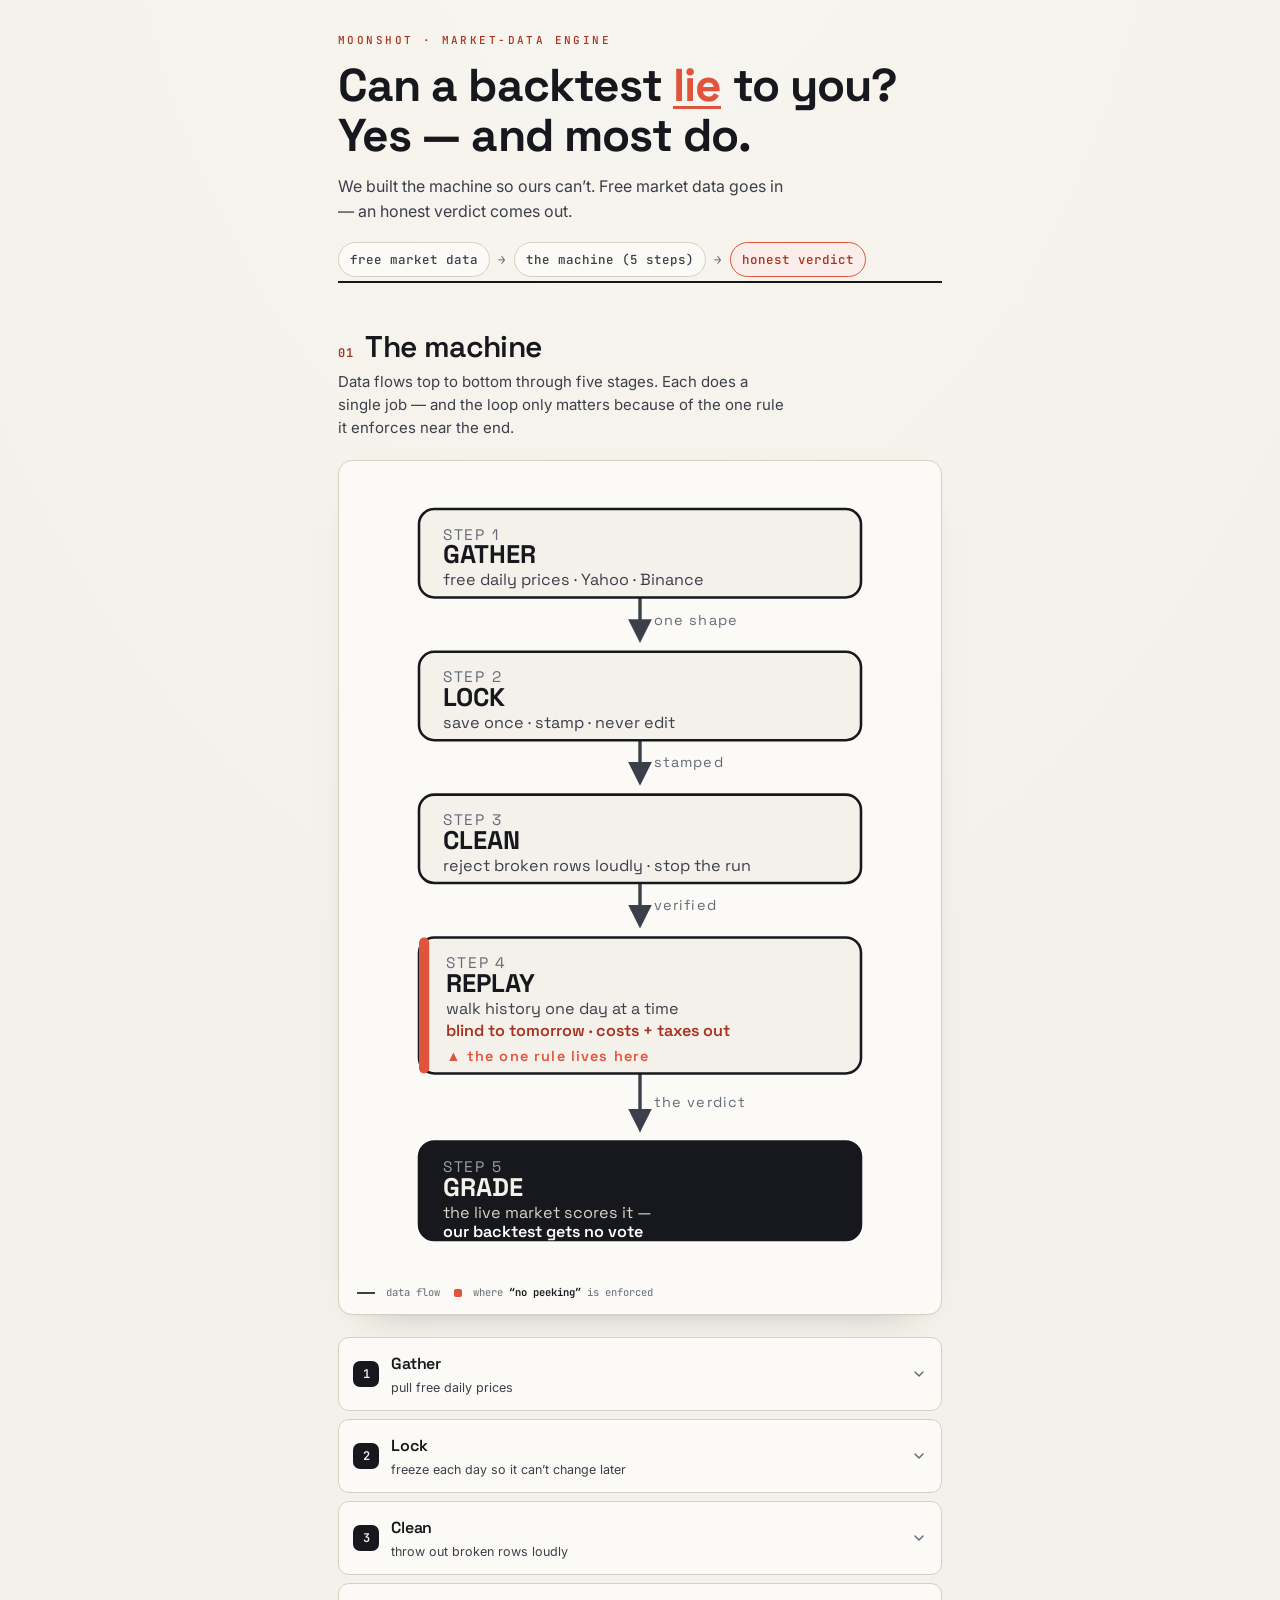
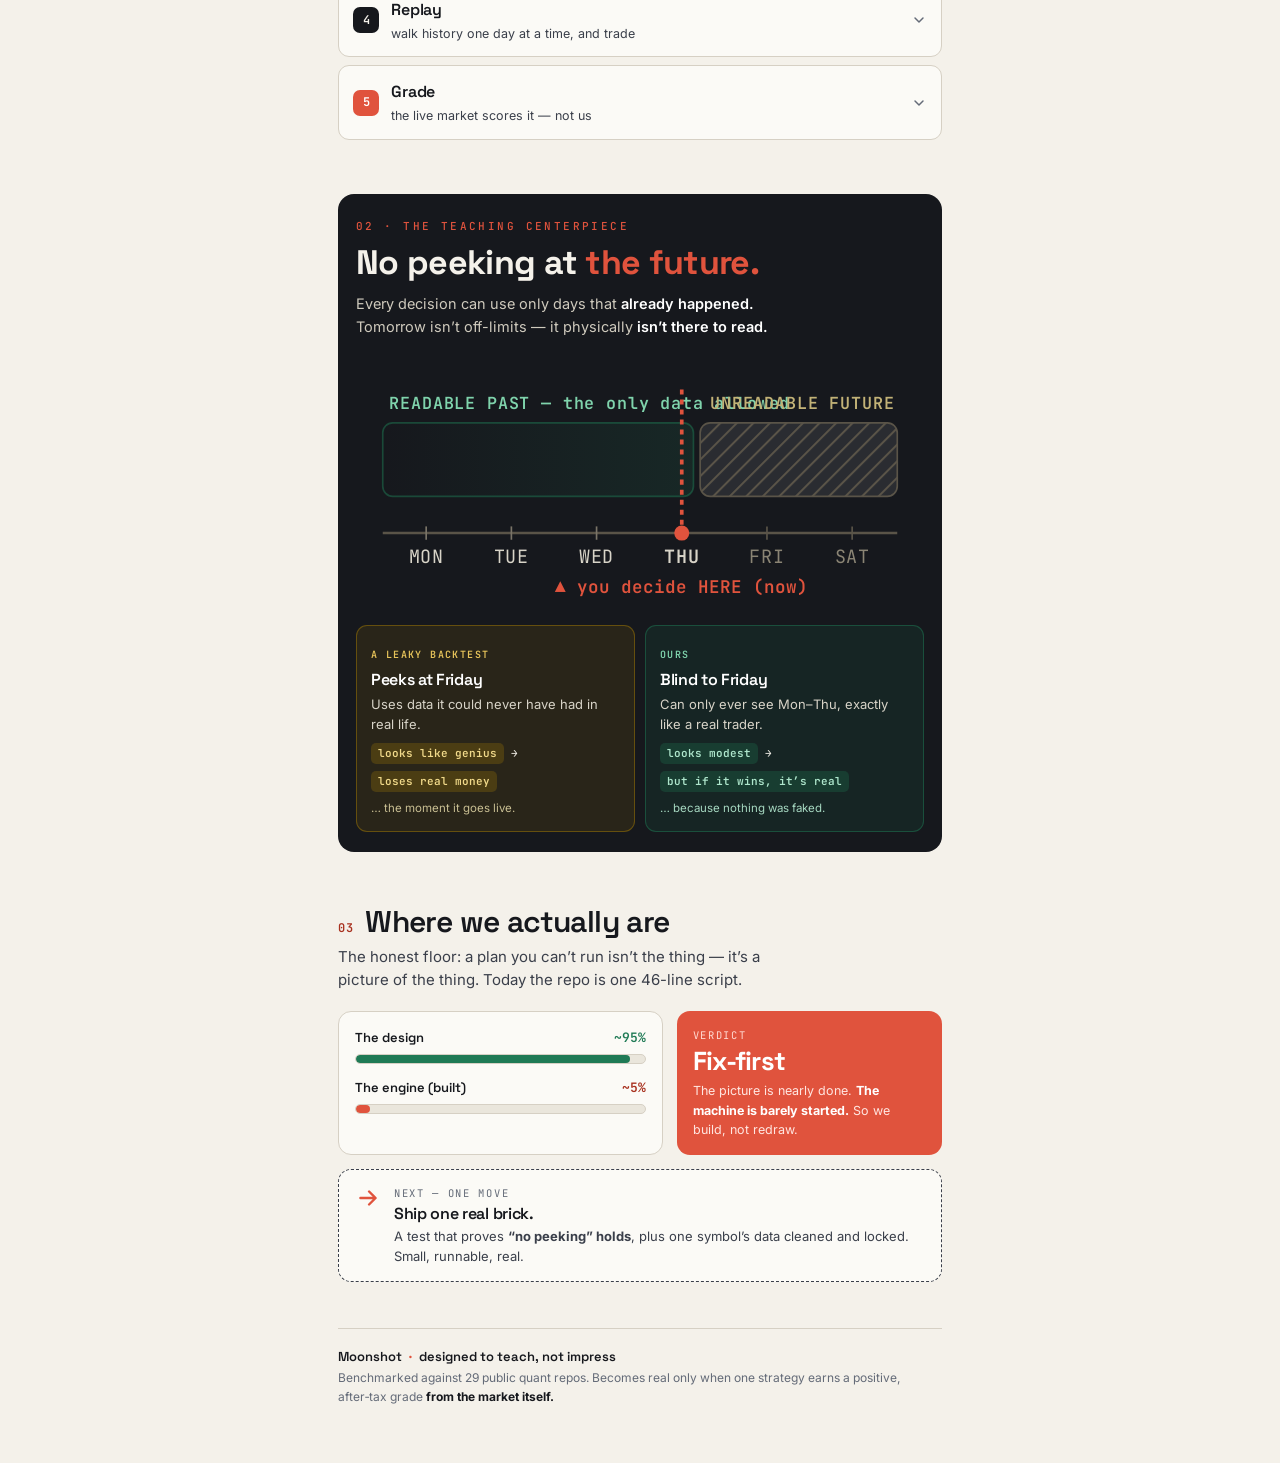
<file: data/diagram/index.html>
<!DOCTYPE html>
<html lang="en">
<head>
<meta charset="UTF-8">
<meta name="viewport" content="width=device-width, initial-scale=1.0">
<title>Can a backtest lie to you? — Moonshot's market-data engine</title>
<link rel="preconnect" href="https://fonts.googleapis.com">
<link rel="preconnect" href="https://fonts.gstatic.com" crossorigin>
<link href="https://fonts.googleapis.com/css2?family=Space+Grotesk:wght@400;500;600;700&family=Inter:wght@400;500;600&family=JetBrains+Mono:wght@400;500;600&display=swap" rel="stylesheet">
<style>
  :root{
    --ink:#16181d;
    --ink-2:#3a3f4a;
    --ink-3:#646b78;
    --paper:#f4f1ea;
    --paper-2:#eae6dc;
    --line:#d6d0c4;
    --card:#fbfaf6;
    --brand:#e0533d;
    --brand-ink:#a8311f;
    --pass:#1f7a55;
    --leak:#b08400;
    --maxw:640px;
  }
  *{box-sizing:border-box}
  html{-webkit-text-size-adjust:100%}
  body{
    margin:0;
    background:radial-gradient(120% 80% at 50% -10%, #f8f6f0 0%, var(--paper) 55%);
    color:var(--ink);
    font-family:"Inter",system-ui,sans-serif;
    font-size:16px;line-height:1.55;
    -webkit-font-smoothing:antialiased;text-rendering:optimizeLegibility;
  }
  .wrap{max-width:var(--maxw);margin:0 auto;padding:24px 18px 56px}
  h1,h2,h3{font-family:"Space Grotesk",sans-serif;line-height:1.08;letter-spacing:-0.02em;margin:0}
  .mono{font-family:"JetBrains Mono",ui-monospace,monospace}
  .eyebrow{font-family:"JetBrains Mono",monospace;font-size:11px;letter-spacing:0.22em;text-transform:uppercase;color:var(--ink-3);font-weight:500}

  /* HERO */
  .hero{padding:8px 0 4px;border-bottom:2px solid var(--ink);margin-bottom:24px}
  .hero .eyebrow{color:var(--brand-ink)}
  .hook{font-size:clamp(30px,9vw,46px);font-weight:700;margin:12px 0 0}
  .hook .lie{color:var(--brand);position:relative;white-space:nowrap}
  .hook .lie::after{content:"";position:absolute;left:0;right:0;bottom:0.12em;height:3px;background:var(--brand);transform:scaleX(.0001);transform-origin:left;animation:wipe 1.1s .35s cubic-bezier(.2,.7,.2,1) forwards}
  @keyframes wipe{to{transform:scaleX(1)}}
  .hook .yes{color:var(--ink)}
  .subhook{font-size:16px;color:var(--ink-2);max-width:46ch;margin:14px 0 0}
  .inout{display:flex;flex-wrap:wrap;align-items:center;gap:8px;margin-top:18px;font-family:"JetBrains Mono",monospace;font-size:12.5px}
  .chip{display:inline-flex;align-items:center;gap:6px;background:var(--card);border:1px solid var(--line);padding:7px 11px;border-radius:99px;font-weight:500;color:var(--ink-2)}
  .chip.b{border-color:var(--brand);color:var(--brand-ink);background:#fbeeea}
  .arrowtok{color:var(--ink-3);font-weight:600}

  /* SECTION HEADS */
  .sec{margin:48px 0 0}
  .sechead{display:flex;align-items:baseline;gap:12px;margin-bottom:6px}
  .sechead .n{font-family:"JetBrains Mono",monospace;font-size:12px;color:var(--brand-ink);font-weight:600;letter-spacing:.05em}
  .sechead h2{font-size:clamp(22px,6.5vw,30px);font-weight:600}
  .seclede{color:var(--ink-2);font-size:15px;max-width:50ch;margin:6px 0 20px}

  /* FLOW DIAGRAM */
  .diagram{background:var(--card);border:1px solid var(--line);border-radius:14px;padding:14px 12px 10px;box-shadow:0 1px 0 rgba(0,0,0,.02),0 18px 40px -34px rgba(22,24,29,.5)}
  .flowsvg{display:block;width:100%;height:auto}
  .flowsvg text{font-family:"Space Grotesk",sans-serif}
  .node-rect{fill:var(--paper);stroke:var(--ink);stroke-width:1.5}
  .node-rect.grade{fill:var(--ink);stroke:var(--ink)}
  .node-step{font-family:"JetBrains Mono",monospace;font-size:9px;fill:var(--ink-3);letter-spacing:.12em}
  .node-title{font-weight:700;font-size:15px;fill:var(--ink)}
  .node-title.inv{fill:var(--paper)}
  .node-sub{font-family:"Inter",sans-serif;font-size:9.5px;fill:var(--ink-2)}
  .node-sub.inv{fill:#d8d4c8}
  .conn{stroke:var(--ink-2);stroke-width:2;fill:none}
  .flowlabel{font-family:"JetBrains Mono",monospace;font-size:8.5px;fill:var(--ink-3);letter-spacing:.08em}
  .rulemark{fill:var(--brand)}
  .flowkey{display:flex;flex-wrap:wrap;gap:6px 14px;padding:10px 6px 4px;font-family:"JetBrains Mono",monospace;font-size:10.5px;color:var(--ink-3)}
  .flowkey b{color:var(--ink);font-weight:600}
  .flowkey .swr{display:inline-block;width:18px;height:0;border-top:2px solid var(--ink-2);vertical-align:middle;margin-right:5px}
  .flowkey .swd{display:inline-block;width:8px;height:8px;border-radius:2px;background:var(--brand);vertical-align:middle;margin-right:5px}

  /* STEP DETAIL */
  .steps{margin-top:22px;display:flex;flex-direction:column;gap:8px}
  details.step{border:1px solid var(--line);border-radius:11px;background:var(--card);overflow:hidden}
  details.step[open]{border-color:var(--ink);box-shadow:0 10px 30px -26px rgba(22,24,29,.7)}
  summary.step-sum{list-style:none;cursor:pointer;display:grid;grid-template-columns:auto 1fr auto;align-items:center;gap:12px;padding:13px 14px;min-height:44px}
  summary.step-sum::-webkit-details-marker{display:none}
  .step-no{font-family:"JetBrains Mono",monospace;font-weight:600;font-size:12px;color:var(--paper);background:var(--ink);width:26px;height:26px;border-radius:7px;display:grid;place-items:center}
  details.step:nth-of-type(5) .step-no{background:var(--brand);color:#fff}
  .step-mid .v{font-family:"Space Grotesk",sans-serif;font-weight:600;font-size:16px;letter-spacing:-.01em}
  .step-mid .l{display:block;font-size:12.5px;color:var(--ink-2);margin-top:1px}
  .chev{width:16px;height:16px;color:var(--ink-3);transition:transform .2s ease;flex:0 0 auto}
  details.step[open] .chev{transform:rotate(180deg)}
  .step-body{padding:0 14px 15px 52px}
  .step-body .why{font-size:13.5px;color:var(--ink-2);margin:0 0 10px;border-left:2px solid var(--brand);padding-left:11px}
  .step-body .why b{color:var(--ink);font-weight:600}
  .borrows{font-family:"JetBrains Mono",monospace;font-size:10.5px;color:var(--ink-3)}
  .borrows .tag{display:inline-block;background:var(--paper-2);border:1px solid var(--line);border-radius:5px;padding:2px 7px;margin-left:4px;color:var(--ink-2)}

  /* THE ONE RULE */
  .rule{margin-top:54px;background:var(--ink);color:var(--paper);border-radius:16px;padding:24px 18px 20px}
  .rule .eyebrow{color:var(--brand)}
  .rule h2{color:var(--paper);font-size:clamp(24px,7vw,34px);font-weight:700;margin-top:10px}
  .rule h2 .q{color:var(--brand)}
  .rule .ledep{color:#cfcabd;font-size:14.5px;max-width:48ch;margin:12px 0 18px}
  .rule .ledep b{color:#fff;font-weight:600}
  .axissvg{display:block;width:100%;height:auto;margin-top:4px}
  .axissvg text{font-family:"JetBrains Mono",monospace}
  .ax-day{font-size:11px;fill:#d8d4c8;letter-spacing:.04em}
  .ax-day.fut{fill:#8a8474}
  .ax-cap{font-family:"Space Grotesk",sans-serif;font-weight:600}

  .contrast{display:grid;grid-template-columns:1fr;gap:10px;margin-top:18px}
  @media(min-width:520px){.contrast{grid-template-columns:1fr 1fr}}
  .crd{border-radius:11px;padding:14px 14px 13px;border:1px solid}
  .crd.leak{background:rgba(176,132,0,.12);border-color:rgba(176,132,0,.45)}
  .crd.ours{background:rgba(31,122,85,.14);border-color:rgba(31,122,85,.5)}
  .crd .tag{font-family:"JetBrains Mono",monospace;font-size:10px;letter-spacing:.14em;text-transform:uppercase;font-weight:600}
  .crd.leak .tag{color:#e7c45a}
  .crd.ours .tag{color:#7fd3ac}
  .crd h3{font-family:"Space Grotesk",sans-serif;color:#fff;font-size:16px;margin:6px 0 6px;font-weight:600}
  .crd p{font-size:13px;color:#d8d4c8;margin:0}
  .crd .arrowline{display:flex;align-items:center;gap:7px;margin-top:9px;font-family:"JetBrains Mono",monospace;font-size:11px;flex-wrap:wrap}
  .crd .pill{padding:2px 7px;border-radius:5px;font-weight:600}
  .crd.leak .pill{background:rgba(176,132,0,.25);color:#f0d98a}
  .crd.ours .pill{background:rgba(31,122,85,.28);color:#aee6cc}

  /* STATUS */
  .status{margin-top:54px}
  .statusgrid{display:grid;grid-template-columns:1fr;gap:14px;margin-top:18px}
  @media(min-width:520px){.statusgrid{grid-template-columns:1.1fr .9fr}}
  .bars{background:var(--card);border:1px solid var(--line);border-radius:13px;padding:16px 16px 14px}
  .barrow{margin-bottom:14px}
  .barrow:last-child{margin-bottom:0}
  .barrow .bl{display:flex;justify-content:space-between;align-items:baseline;font-size:13px;margin-bottom:6px}
  .barrow .bl b{font-family:"Space Grotesk",sans-serif;font-weight:600;color:var(--ink)}
  .barrow .bl .pct{font-family:"JetBrains Mono",monospace;font-weight:600;font-size:13px}
  .track{height:10px;border-radius:99px;background:var(--paper-2);overflow:hidden;border:1px solid var(--line)}
  .fill{height:100%;border-radius:99px}
  .fill.design{width:95%;background:var(--pass)}
  .fill.engine{width:5%;background:var(--brand)}
  .pct.design{color:var(--pass)}
  .pct.engine{color:var(--brand-ink)}
  .verdict{background:var(--brand);color:#fff;border-radius:13px;padding:16px 16px 15px;display:flex;flex-direction:column;justify-content:center}
  .verdict .vt{font-family:"JetBrains Mono",monospace;font-size:10.5px;letter-spacing:.16em;text-transform:uppercase;color:#ffd9d1}
  .verdict h3{font-family:"Space Grotesk",sans-serif;font-size:26px;font-weight:700;margin:4px 0 6px;color:#fff}
  .verdict p{font-size:12.5px;color:#ffe6e1;margin:0}
  .verdict p b{color:#fff}
  .next{margin-top:14px;background:var(--card);border:1px dashed var(--ink-2);border-radius:13px;padding:15px 16px;display:flex;gap:13px;align-items:flex-start}
  .next .ico{flex:0 0 auto;color:var(--brand)}
  .next .nt{font-family:"JetBrains Mono",monospace;font-size:10.5px;letter-spacing:.16em;text-transform:uppercase;color:var(--ink-3)}
  .next h3{font-family:"Space Grotesk",sans-serif;font-size:16px;margin:4px 0 4px;font-weight:600}
  .next p{font-size:13px;color:var(--ink-2);margin:0}

  /* FOOTER */
  footer{margin-top:46px;padding-top:18px;border-top:1px solid var(--line);font-size:12px;color:var(--ink-3);line-height:1.6}
  footer .ft1{font-family:"Space Grotesk",sans-serif;font-weight:600;color:var(--ink);font-size:13px}
  footer .dot{color:var(--brand);font-weight:700;padding:0 4px}

  a:focus-visible,summary:focus-visible{outline:3px solid var(--brand);outline-offset:3px;border-radius:8px}
  summary:focus-visible{outline-offset:-1px}

  @media (prefers-reduced-motion: reduce){
    *{animation:none!important;transition:none!important}
    .hook .lie::after{transform:scaleX(1)}
  }
</style>
</head>
<body>
<main class="wrap">

  <!-- HERO -->
  <header class="hero">
    <div class="eyebrow">Moonshot · market-data engine</div>
    <h1 class="hook">Can a backtest <span class="lie">lie</span> to you?<br><span class="yes">Yes — and most do.</span></h1>
    <p class="subhook">We built the machine so ours can&rsquo;t. Free market data goes in &mdash; an honest verdict comes out.</p>
    <div class="inout" aria-label="free data in, honest verdict out">
      <span class="chip">free market data</span>
      <span class="arrowtok" aria-hidden="true">&rarr;</span>
      <span class="chip">the machine&nbsp;(5 steps)</span>
      <span class="arrowtok" aria-hidden="true">&rarr;</span>
      <span class="chip b">honest verdict</span>
    </div>
  </header>

  <!-- THE MACHINE -->
  <section class="sec" aria-labelledby="machine-h">
    <div class="sechead"><span class="n">01</span><h2 id="machine-h">The machine</h2></div>
    <p class="seclede">Data flows top to bottom through five stages. Each does a single job &mdash; and the loop only matters because of the one rule it enforces near the end.</p>

    <div class="diagram">
      <svg class="flowsvg" viewBox="0 0 340 470" role="img"
           aria-label="Flow diagram. Gather pulls free prices, then an arrow down to Lock which freezes each day, then to Clean which rejects broken rows, then to Replay which walks history blind to tomorrow and is where the one rule lives, then to Grade where the live market scores it and our backtest gets no vote.">
        <defs>
          <marker id="arr" viewBox="0 0 10 10" refX="8" refY="5" markerWidth="7" markerHeight="7" orient="auto-start-reverse">
            <path d="M0,0 L10,5 L0,10 z" fill="#3a3f4a"/>
          </marker>
        </defs>

        <path class="conn" d="M170,72 L170,96" marker-end="url(#arr)"/>
        <path class="conn" d="M170,156 L170,180" marker-end="url(#arr)"/>
        <path class="conn" d="M170,240 L170,264" marker-end="url(#arr)"/>
        <path class="conn" d="M170,352 L170,384" marker-end="url(#arr)"/>

        <text class="flowlabel" x="178" y="88">one shape</text>
        <text class="flowlabel" x="178" y="172">stamped</text>
        <text class="flowlabel" x="178" y="256">verified</text>
        <text class="flowlabel" x="178" y="372">the verdict</text>

        <rect class="node-rect" x="40" y="20" width="260" height="52" rx="9"/>
        <text class="node-step" x="54" y="38">STEP 1</text>
        <text class="node-title" x="54" y="52">GATHER</text>
        <text class="node-sub" x="54" y="65">free daily prices · Yahoo · Binance</text>

        <rect class="node-rect" x="40" y="104" width="260" height="52" rx="9"/>
        <text class="node-step" x="54" y="122">STEP 2</text>
        <text class="node-title" x="54" y="136">LOCK</text>
        <text class="node-sub" x="54" y="149">save once · stamp · never edit</text>

        <rect class="node-rect" x="40" y="188" width="260" height="52" rx="9"/>
        <text class="node-step" x="54" y="206">STEP 3</text>
        <text class="node-title" x="54" y="220">CLEAN</text>
        <text class="node-sub" x="54" y="233">reject broken rows loudly · stop the run</text>

        <rect class="node-rect" x="40" y="272" width="260" height="80" rx="9"/>
        <rect x="40" y="272" width="6" height="80" rx="3" class="rulemark"/>
        <text class="node-step" x="56" y="290">STEP 4</text>
        <text class="node-title" x="56" y="304">REPLAY</text>
        <text class="node-sub" x="56" y="317">walk history one day at a time</text>
        <text class="node-sub" x="56" y="330" style="fill:#a8311f;font-weight:600">blind to tomorrow · costs + taxes out</text>
        <text class="flowlabel" x="56" y="345" style="fill:#e0533d;font-weight:600">&#9650; the one rule lives here</text>

        <rect class="node-rect grade" x="40" y="392" width="260" height="58" rx="9"/>
        <text class="node-step" x="54" y="410" style="fill:#9aa0ac">STEP 5</text>
        <text class="node-title inv" x="54" y="424">GRADE</text>
        <text class="node-sub inv" x="54" y="437">the live market scores it —</text>
        <text class="node-sub inv" x="54" y="448" style="font-weight:600;fill:#fff">our backtest gets no vote</text>
      </svg>

      <div class="flowkey" aria-hidden="true">
        <span><span class="swr"></span> data flow</span>
        <span><span class="swd"></span> where <b>&ldquo;no peeking&rdquo;</b> is enforced</span>
      </div>
    </div>

    <div class="steps">
      <details class="step">
        <summary class="step-sum">
          <span class="step-no">1</span>
          <span class="step-mid"><span class="v">Gather</span><span class="l">pull free daily prices</span></span>
          <svg class="chev" viewBox="0 0 24 24" aria-hidden="true"><path d="M6 9l6 6 6-6" fill="none" stroke="currentColor" stroke-width="2.2" stroke-linecap="round" stroke-linejoin="round"/></svg>
        </summary>
        <div class="step-body">
          <p class="why">One adapter per source behind a <b>single shape</b>, so if one free feed dies the loop <b>fails over</b> instead of breaking.</p>
          <div class="borrows">borrows<span class="tag">OpenBB</span><span class="tag">ccxt</span></div>
        </div>
      </details>

      <details class="step">
        <summary class="step-sum">
          <span class="step-no">2</span>
          <span class="step-mid"><span class="v">Lock</span><span class="l">freeze each day so it can&rsquo;t change later</span></span>
          <svg class="chev" viewBox="0 0 24 24" aria-hidden="true"><path d="M6 9l6 6 6-6" fill="none" stroke="currentColor" stroke-width="2.2" stroke-linecap="round" stroke-linejoin="round"/></svg>
        </summary>
        <div class="step-body">
          <p class="why">Exchanges silently <b>restate</b> old prices. If we re-pulled and overwrote, yesterday&rsquo;s &ldquo;fact&rdquo; could change under us and a backtest would cheat unnoticed. So every pull is <b>saved once, stamped, never edited.</b></p>
          <div class="borrows">borrows<span class="tag">zipline bundles</span></div>
        </div>
      </details>

      <details class="step">
        <summary class="step-sum">
          <span class="step-no">3</span>
          <span class="step-mid"><span class="v">Clean</span><span class="l">throw out broken rows loudly</span></span>
          <svg class="chev" viewBox="0 0 24 24" aria-hidden="true"><path d="M6 9l6 6 6-6" fill="none" stroke="currentColor" stroke-width="2.2" stroke-linecap="round" stroke-linejoin="round"/></svg>
        </summary>
        <div class="step-body">
          <p class="why">Negative prices, gaps, impossible highs are caught the <b>moment data arrives</b> and the run stops — instead of poisoning a result you&rsquo;d trust.</p>
          <div class="borrows">borrows<span class="tag">Pandera checks</span></div>
        </div>
      </details>

      <details class="step">
        <summary class="step-sum">
          <span class="step-no">4</span>
          <span class="step-mid"><span class="v">Replay</span><span class="l">walk history one day at a time, and trade</span></span>
          <svg class="chev" viewBox="0 0 24 24" aria-hidden="true"><path d="M6 9l6 6 6-6" fill="none" stroke="currentColor" stroke-width="2.2" stroke-linecap="round" stroke-linejoin="round"/></svg>
        </summary>
        <div class="step-body">
          <p class="why">The <b>same code</b> runs backtest, paper-trade and (one day) the real account; costs <b>and taxes</b> come out of every trade. This is where the one rule lives.</p>
          <div class="borrows">borrows<span class="tag">Lean</span><span class="tag">Nautilus</span></div>
        </div>
      </details>

      <details class="step">
        <summary class="step-sum">
          <span class="step-no">5</span>
          <span class="step-mid"><span class="v">Grade</span><span class="l">the live market scores it — not us</span></span>
          <svg class="chev" viewBox="0 0 24 24" aria-hidden="true"><path d="M6 9l6 6 6-6" fill="none" stroke="currentColor" stroke-width="2.2" stroke-linecap="round" stroke-linejoin="round"/></svg>
        </summary>
        <div class="step-body">
          <p class="why">Our own backtest gets <b>no vote.</b> Only money moving forward through a real, unseen future counts as a pass. <b>The honest floor.</b></p>
          <div class="borrows">the external grader · the market itself</div>
        </div>
      </details>
    </div>
  </section>

  <!-- THE ONE RULE -->
  <section class="rule sec" aria-labelledby="rule-h">
    <div class="eyebrow">02 · the teaching centerpiece</div>
    <h2 id="rule-h">No peeking at <span class="q">the future.</span></h2>
    <p class="ledep">Every decision can use only days that <b>already happened.</b> Tomorrow isn&rsquo;t off-limits &mdash; it physically <b>isn&rsquo;t there to read.</b></p>

    <svg class="axissvg" viewBox="0 0 340 150" role="img"
         aria-label="Time axis from Monday to Saturday. The decision is made on Thursday, marked 'now'. Monday through Thursday are a readable past — the only data allowed. Friday and Saturday are a hatched, unreadable future that physically cannot be seen yet.">
      <defs>
        <pattern id="hatch" width="7" height="7" patternTransform="rotate(45)" patternUnits="userSpaceOnUse">
          <rect width="7" height="7" fill="#2a2c31"/>
          <line x1="0" y1="0" x2="0" y2="7" stroke="#5a5448" stroke-width="2.4"/>
        </pattern>
        <linearGradient id="fade" x1="0" x2="1" y1="0" y2="0">
          <stop offset="0" stop-color="#1f7a55" stop-opacity="0"/>
          <stop offset="1" stop-color="#1f7a55" stop-opacity="0.16"/>
        </linearGradient>
      </defs>

      <rect x="16" y="40" width="186" height="44" rx="6" fill="url(#fade)" stroke="#1f7a55" stroke-opacity=".5"/>
      <rect x="206" y="40" width="118" height="44" rx="6" fill="url(#hatch)" stroke="#5a5448"/>

      <line x1="16" y1="106" x2="324" y2="106" stroke="#5a5448" stroke-width="1.5"/>

      <line x1="42"  y1="102" x2="42"  y2="110" stroke="#7a7468"/>
      <line x1="93"  y1="102" x2="93"  y2="110" stroke="#7a7468"/>
      <line x1="144" y1="102" x2="144" y2="110" stroke="#7a7468"/>
      <line x1="195" y1="102" x2="195" y2="110" stroke="#7a7468"/>
      <line x1="246" y1="102" x2="246" y2="110" stroke="#5a5448"/>
      <line x1="297" y1="102" x2="297" y2="110" stroke="#5a5448"/>
      <text class="ax-day" x="42"  y="124" text-anchor="middle">MON</text>
      <text class="ax-day" x="93"  y="124" text-anchor="middle">TUE</text>
      <text class="ax-day" x="144" y="124" text-anchor="middle">WED</text>
      <text class="ax-day" x="195" y="124" text-anchor="middle" fill="#7fd3ac" style="font-weight:600">THU</text>
      <text class="ax-day fut" x="246" y="124" text-anchor="middle">FRI</text>
      <text class="ax-day fut" x="297" y="124" text-anchor="middle">SAT</text>

      <text class="ax-cap" x="20" y="32" font-size="10" fill="#7fd3ac" letter-spacing=".05em">READABLE PAST &mdash; the only data allowed</text>
      <text class="ax-cap" x="212" y="32" font-size="10" fill="#c2b277" letter-spacing=".05em">UNREADABLE FUTURE</text>

      <line x1="195" y1="20" x2="195" y2="106" stroke="#e0533d" stroke-width="2.2" stroke-dasharray="3 3"/>
      <circle cx="195" cy="106" r="4.5" fill="#e0533d"/>
      <text x="195" y="142" text-anchor="middle" font-size="10.5" fill="#e0533d" font-weight="600">&#9650; you decide HERE (now)</text>
    </svg>

    <div class="contrast">
      <div class="crd leak">
        <span class="tag">A leaky backtest</span>
        <h3>Peeks at Friday</h3>
        <p>Uses data it could never have had in real life.</p>
        <div class="arrowline">
          <span class="pill">looks like genius</span>
          <span aria-hidden="true">&rarr;</span>
          <span class="pill">loses real money</span>
        </div>
        <p style="margin-top:8px;font-size:11.5px;color:#c9bf93">&hellip; the moment it goes live.</p>
      </div>
      <div class="crd ours">
        <span class="tag">Ours</span>
        <h3>Blind to Friday</h3>
        <p>Can only ever see Mon&ndash;Thu, exactly like a real trader.</p>
        <div class="arrowline">
          <span class="pill">looks modest</span>
          <span aria-hidden="true">&rarr;</span>
          <span class="pill">but if it wins, it&rsquo;s real</span>
        </div>
        <p style="margin-top:8px;font-size:11.5px;color:#a6d8c1">&hellip; because nothing was faked.</p>
      </div>
    </div>
  </section>

  <!-- HONEST STATUS -->
  <section class="status sec" aria-labelledby="status-h">
    <div class="sechead"><span class="n">03</span><h2 id="status-h">Where we actually are</h2></div>
    <p class="seclede">The honest floor: a plan you can&rsquo;t run isn&rsquo;t the thing &mdash; it&rsquo;s a picture of the thing. Today the repo is one 46-line script.</p>

    <div class="statusgrid">
      <div class="bars" aria-label="Design about 95 percent done, engine about 5 percent built">
        <div class="barrow">
          <div class="bl"><b>The design</b><span class="pct design mono">~95%</span></div>
          <div class="track"><div class="fill design"></div></div>
        </div>
        <div class="barrow">
          <div class="bl"><b>The engine (built)</b><span class="pct engine mono">~5%</span></div>
          <div class="track"><div class="fill engine"></div></div>
        </div>
      </div>
      <div class="verdict">
        <span class="vt">verdict</span>
        <h3>Fix&#8209;first</h3>
        <p>The picture is nearly done. <b>The machine is barely started.</b> So we build, not redraw.</p>
      </div>
    </div>

    <div class="next">
      <svg class="ico" width="26" height="26" viewBox="0 0 24 24" aria-hidden="true">
        <path d="M5 12h12M13 6l6 6-6 6" fill="none" stroke="currentColor" stroke-width="2.2" stroke-linecap="round" stroke-linejoin="round"/>
      </svg>
      <div>
        <div class="nt">Next — one move</div>
        <h3>Ship one real brick.</h3>
        <p>A test that proves <b>&ldquo;no peeking&rdquo; holds</b>, plus one symbol&rsquo;s data cleaned and locked. Small, runnable, real.</p>
      </div>
    </div>
  </section>

  <!-- FOOTER -->
  <footer>
    <div class="ft1">Moonshot <span class="dot">·</span> designed to teach, not impress</div>
    Benchmarked against 29 public quant repos. Becomes real only when one strategy earns a positive, after&#8209;tax grade <b style="color:var(--ink)">from the market itself.</b>
  </footer>

</main>
</body>
</html>
</file>
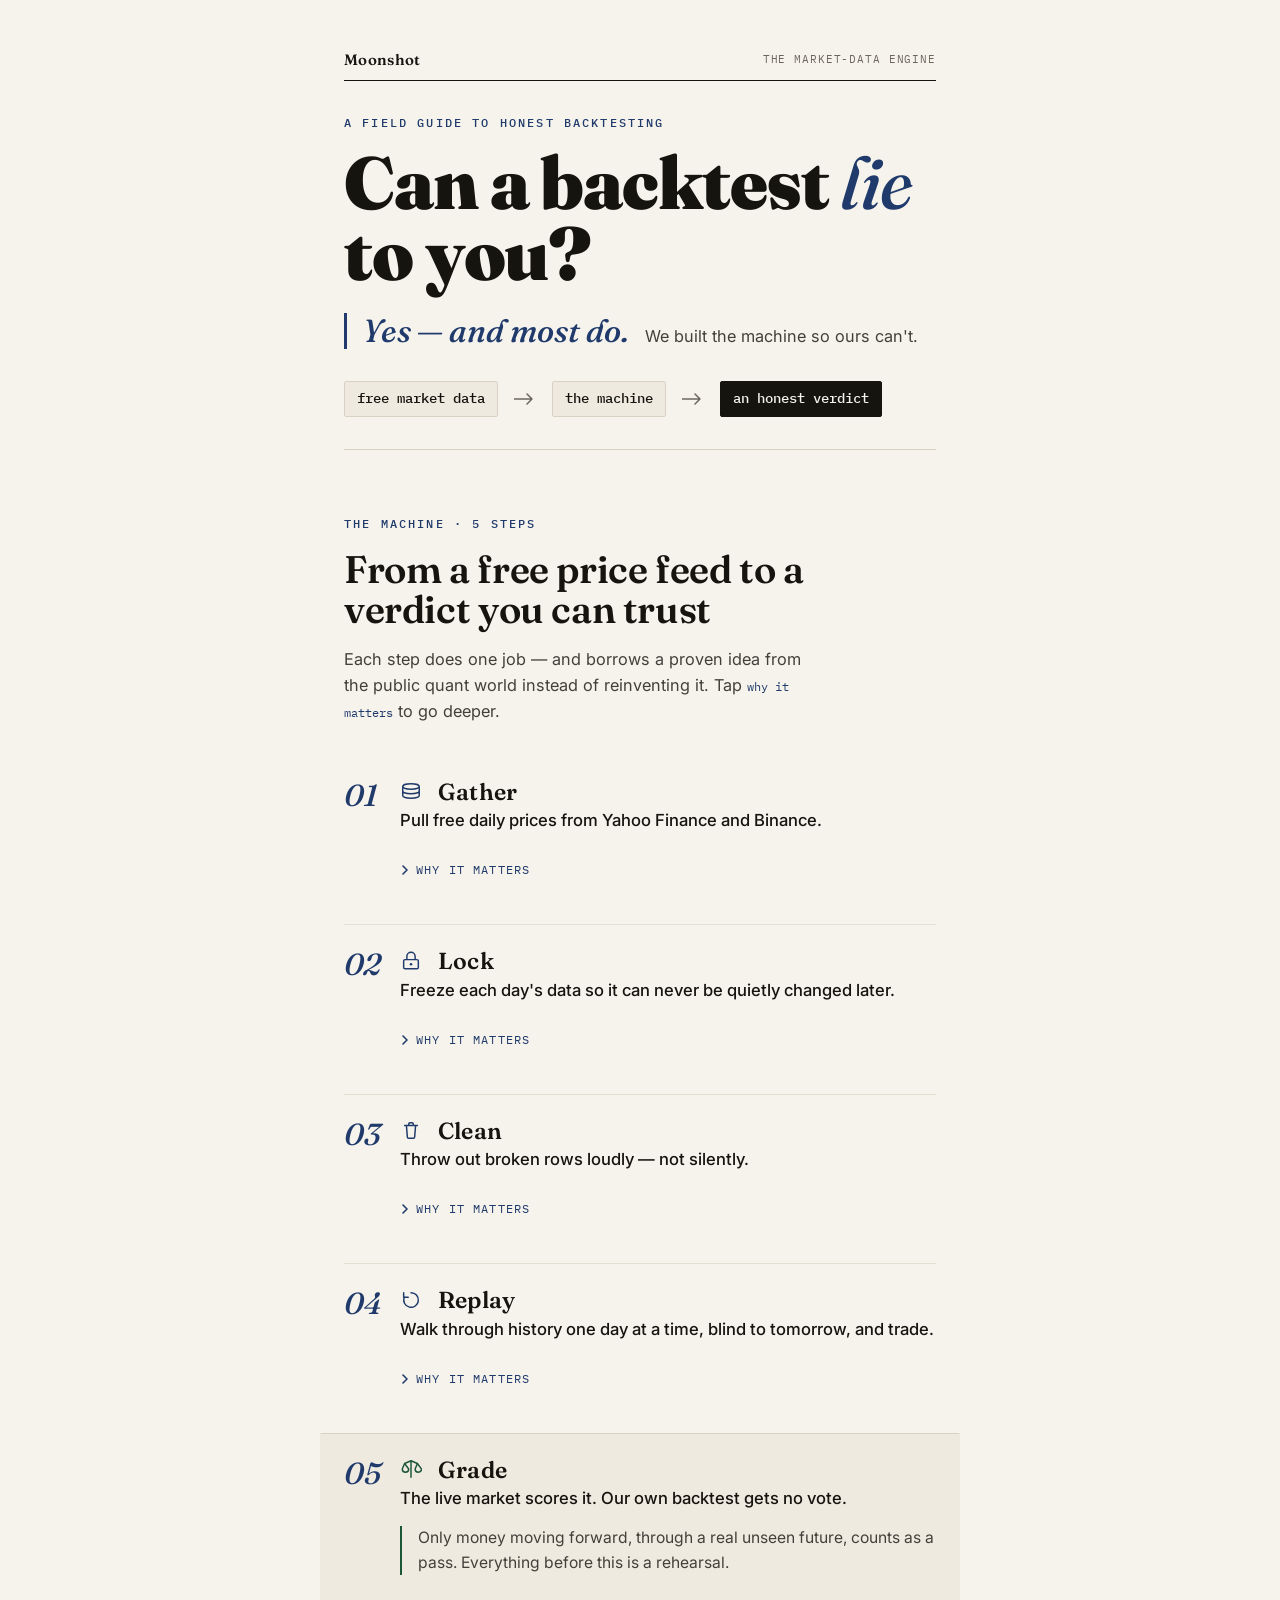
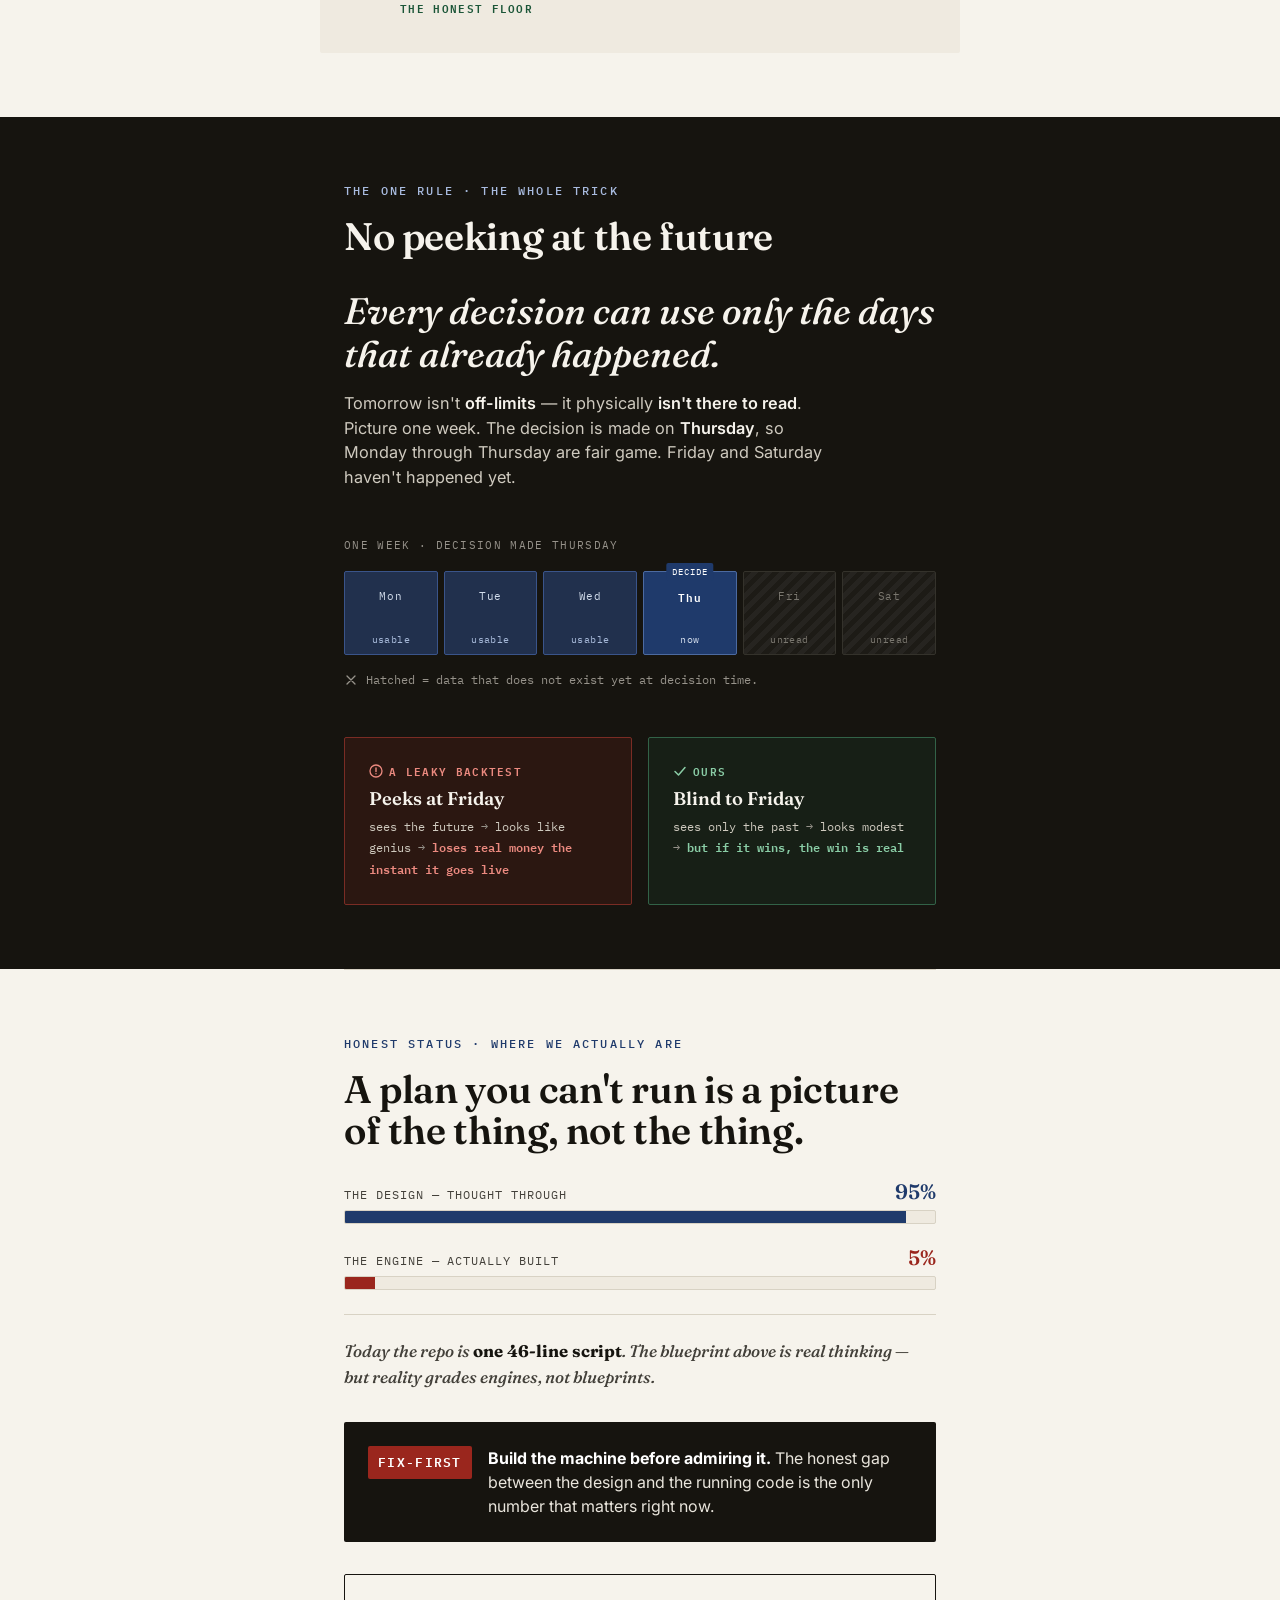
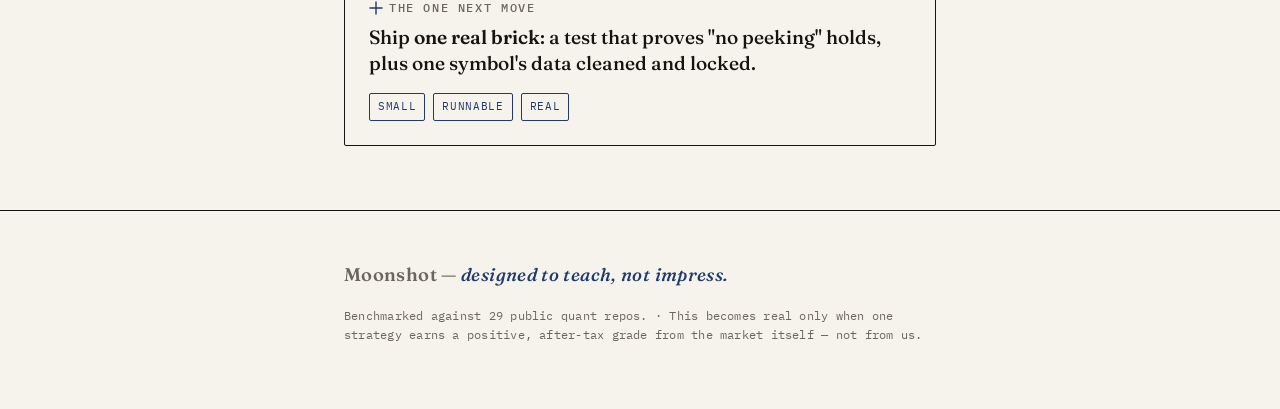
<file: data/editorial/index.html>
<!DOCTYPE html>
<html lang="en">
<head>
<meta charset="UTF-8">
<meta name="viewport" content="width=device-width, initial-scale=1.0">
<title>Can a backtest lie to you? — Moonshot</title>
<link rel="preconnect" href="https://fonts.googleapis.com">
<link rel="preconnect" href="https://fonts.gstatic.com" crossorigin>
<link href="https://fonts.googleapis.com/css2?family=Fraunces:ital,opsz,wght@0,9..144,400;0,9..144,500;0,9..144,600;0,9..144,900;1,9..144,500&family=Inter:wght@400;500;600;700&family=IBM+Plex+Mono:wght@400;500;600&display=swap" rel="stylesheet">
<style>
  :root{
    --paper:#f6f3ec;
    --paper-2:#efeae0;
    --ink:#16140f;
    --ink-soft:#43403a;
    --ink-faint:#6c675d;
    --rule:#d8d2c4;
    --rule-soft:#e4dfd3;
    --brand:#1f3a6b;
    --brand-deep:#15294d;
    --danger:#9a261d;
    --pass:#1c5638;
    --s1:8px; --s2:16px; --s3:24px; --s4:32px; --s5:48px; --s6:64px; --s7:96px;
    --maxw:640px;
  }
  *{box-sizing:border-box;}
  html{-webkit-text-size-adjust:100%;}
  body{
    margin:0;
    background:var(--paper);
    color:var(--ink);
    font-family:"Inter",system-ui,sans-serif;
    font-size:17px;
    line-height:1.6;
    -webkit-font-smoothing:antialiased;
    text-rendering:optimizeLegibility;
  }
  .wrap{max-width:var(--maxw);margin:0 auto;padding:0 var(--s3);}
  ::selection{background:var(--brand);color:var(--paper);}

  .kicker{
    font-family:"IBM Plex Mono",monospace;
    font-size:12px;letter-spacing:.18em;text-transform:uppercase;
    color:var(--brand);font-weight:500;
  }
  .display{
    font-family:"Fraunces",Georgia,serif;
    font-weight:900;
    font-size:clamp(2.7rem,12vw,4.6rem);
    line-height:.96;
    letter-spacing:-.015em;
    margin:0 0 var(--s3);
    color:var(--ink);
  }
  .display em{font-style:italic;font-weight:500;color:var(--brand);}
  h2.section{
    font-family:"Fraunces",Georgia,serif;
    font-weight:600;
    font-size:clamp(1.7rem,6.5vw,2.4rem);
    line-height:1.05;letter-spacing:-.01em;margin:0;
  }
  .label{
    font-family:"IBM Plex Mono",monospace;
    font-size:11.5px;letter-spacing:.14em;text-transform:uppercase;
    color:var(--ink-faint);font-weight:500;
  }

  header{padding:var(--s5) 0 var(--s4);}
  .masthead-rule{
    display:flex;align-items:center;justify-content:space-between;
    border-bottom:1.5px solid var(--ink);
    padding-bottom:var(--s1);margin-bottom:var(--s4);
    gap:var(--s2);
  }
  .mast-name{font-family:"Fraunces",serif;font-weight:600;font-size:15px;letter-spacing:.02em;}
  .mast-meta{font-family:"IBM Plex Mono",monospace;font-size:11px;color:var(--ink-faint);letter-spacing:.08em;}
  .hook-answer{
    display:flex;gap:var(--s2);align-items:baseline;
    border-left:3px solid var(--brand);
    padding-left:var(--s2);margin-top:var(--s3);flex-wrap:wrap;
  }
  .hook-answer .big{
    font-family:"Fraunces",serif;font-style:italic;font-weight:500;
    font-size:clamp(1.5rem,6vw,2rem);line-height:1.1;color:var(--brand);
  }
  .hook-answer p{margin:0;font-size:1.02rem;color:var(--ink-soft);line-height:1.45;}
  .inout{
    margin-top:var(--s4);
    display:flex;align-items:center;gap:var(--s2);flex-wrap:wrap;
    font-family:"IBM Plex Mono",monospace;font-size:13.5px;color:var(--ink);
  }
  .inout .chip{background:var(--paper-2);border:1px solid var(--rule);padding:6px 12px;border-radius:2px;font-weight:500;}
  .inout .chip.out{background:var(--ink);color:var(--paper);border-color:var(--ink);}
  .inout svg{flex:none;color:var(--ink-faint);}

  section{padding:var(--s6) 0;border-top:1px solid var(--rule);}
  .sec-head{margin-bottom:var(--s4);}
  .sec-head .kicker{display:block;margin-bottom:var(--s2);}
  .sec-head p{margin:var(--s2) 0 0;color:var(--ink-soft);font-size:1.02rem;max-width:46ch;}

  .step{
    position:relative;
    padding:var(--s3) 0 var(--s4) calc(var(--s5) + var(--s1));
    border-top:1px solid var(--rule-soft);
  }
  .step:first-of-type{border-top:none;}
  .step .num{
    position:absolute;left:0;top:var(--s3);
    font-family:"Fraunces",serif;font-weight:500;font-style:italic;
    font-size:1.9rem;line-height:1;color:var(--brand);
    width:var(--s5);text-align:left;
  }
  .step .verb{
    font-family:"Fraunces",serif;font-weight:600;font-size:1.45rem;
    line-height:1;letter-spacing:.01em;margin:0 0 6px;
    display:flex;align-items:center;gap:var(--s2);
  }
  .step .verb svg{color:var(--brand);flex:none;}
  .step .one{margin:0 0 var(--s2);font-size:1.04rem;color:var(--ink);font-weight:500;line-height:1.4;}
  .step details{margin-top:var(--s2);}
  .step summary{
    list-style:none;cursor:pointer;
    font-family:"IBM Plex Mono",monospace;font-size:11.5px;
    letter-spacing:.1em;text-transform:uppercase;color:var(--brand);
    display:inline-flex;align-items:center;gap:6px;
    padding:8px 0;min-height:44px;
  }
  .step summary::-webkit-details-marker{display:none;}
  .step summary .tw{transition:transform .2s ease;}
  .step details[open] summary .tw{transform:rotate(90deg);}
  .step .why{
    font-size:.98rem;line-height:1.55;color:var(--ink-soft);
    margin:0 0 var(--s2);border-left:2px solid var(--rule);padding-left:var(--s2);
  }
  .step .borrows{font-family:"IBM Plex Mono",monospace;font-size:12px;color:var(--ink-faint);letter-spacing:.02em;}
  .step .borrows b{color:var(--ink-soft);font-weight:600;}
  .step.grade{
    background:var(--paper-2);margin:0 calc(-1 * var(--s3));
    padding-left:calc(var(--s5) + var(--s1) + var(--s3));padding-right:var(--s3);
    border-radius:2px;border-top:1px solid var(--rule);
  }
  .step.grade .num{left:var(--s3);}
  .step.grade .verb svg{color:var(--pass);}
  .floor-tag{
    display:inline-block;margin-top:var(--s1);
    font-family:"IBM Plex Mono",monospace;font-size:11px;letter-spacing:.12em;
    text-transform:uppercase;color:var(--pass);font-weight:600;
  }

  .rule-sec{background:var(--ink);color:var(--paper);border-top:none;}
  .rule-sec .kicker{color:#a9bce0;}
  .rule-sec h2.section{color:var(--paper);}
  .rule-statement{
    font-family:"Fraunces",serif;font-weight:500;font-style:italic;
    font-size:clamp(1.6rem,7vw,2.3rem);line-height:1.18;
    margin:0 0 var(--s2);color:var(--paper);
  }
  .rule-gloss{color:#cfcabf;font-size:1.02rem;line-height:1.5;margin:0 0 var(--s5);max-width:48ch;}
  .rule-gloss b{color:var(--paper);font-weight:600;}

  .week{margin-bottom:var(--s5);}
  .week-cap{
    font-family:"IBM Plex Mono",monospace;font-size:11px;letter-spacing:.12em;
    text-transform:uppercase;color:#97938b;margin-bottom:var(--s2);
  }
  .days{display:grid;grid-template-columns:repeat(6,1fr);gap:6px;}
  .day{
    position:relative;
    border:1px solid #34322b;border-radius:2px;
    padding:var(--s2) 4px var(--s1);
    text-align:center;min-height:84px;
    display:flex;flex-direction:column;justify-content:space-between;
    background:#1d1b16;
  }
  .day .d-name{font-family:"IBM Plex Mono",monospace;font-size:11px;color:#b0aca3;letter-spacing:.06em;}
  .day .d-state{font-size:10px;line-height:1.15;color:#8a867e;font-family:"IBM Plex Mono",monospace;letter-spacing:.04em;}
  .day.usable{background:#21304d;border-color:#3a5party;border-color:#3a548a;}
  .day.usable .d-name{color:#d3ddec;}
  .day.usable .d-state{color:#a6b8d8;}
  .day.decide{background:var(--brand);border-color:#4c6aa0;}
  .day.decide .d-name{color:#fff;font-weight:600;}
  .day.decide .d-state{color:#d3ddec;}
  .day.future{
    background:repeating-linear-gradient(135deg,#1d1b16 0,#1d1b16 5px,#262420 5px,#262420 10px);
    border-color:#34322b;
  }
  .day.future .d-name{color:#79766e;}
  .day.future .d-state{color:#79766e;}
  .day .marker{
    position:absolute;top:-9px;left:50%;transform:translateX(-50%);
    font-family:"IBM Plex Mono",monospace;font-size:9px;letter-spacing:.1em;
    background:var(--brand);color:#fff;padding:2px 6px;border-radius:2px;white-space:nowrap;
  }
  .wall-note{
    display:flex;align-items:center;gap:var(--s1);margin-top:var(--s2);
    font-family:"IBM Plex Mono",monospace;font-size:11.5px;color:#97938b;
  }
  .wall-note svg{color:#97938b;flex:none;}

  .versus{display:grid;grid-template-columns:1fr;gap:var(--s2);}
  .card{border-radius:2px;padding:var(--s3);border:1px solid;}
  .card.leaky{background:rgba(154,38,29,.16);border-color:#7a2c24;}
  .card.ours{background:rgba(28,86,56,.18);border-color:#326247;}
  .card .c-tag{
    font-family:"IBM Plex Mono",monospace;font-size:11px;letter-spacing:.12em;
    text-transform:uppercase;font-weight:600;margin-bottom:var(--s1);
    display:flex;align-items:center;gap:6px;
  }
  .card.leaky .c-tag{color:#ec8a80;}
  .card.ours .c-tag{color:#8acda6;}
  .card .c-tag svg{flex:none;}
  .card h3{
    font-family:"Fraunces",serif;font-weight:600;font-size:1.15rem;
    margin:0 0 var(--s1);color:var(--paper);line-height:1.15;
  }
  .card .chain{font-family:"IBM Plex Mono",monospace;font-size:12px;line-height:1.7;color:#cfcabf;margin:0;}
  .card .chain .arrow{color:#97938b;}
  .card.leaky .chain .end{color:#ec8a80;font-weight:600;}
  .card.ours .chain .end{color:#8acda6;font-weight:600;}

  .bars{margin:var(--s4) 0 var(--s3);}
  .bar-row{margin-bottom:var(--s3);}
  .bar-row .bl{display:flex;justify-content:space-between;align-items:baseline;margin-bottom:6px;}
  .bar-row .bl .name{font-family:"IBM Plex Mono",monospace;font-size:12px;letter-spacing:.08em;text-transform:uppercase;color:var(--ink-soft);}
  .bar-row .bl .pct{font-family:"Fraunces",serif;font-weight:600;font-size:1.3rem;line-height:1;}
  .track{height:14px;background:var(--paper-2);border:1px solid var(--rule);border-radius:2px;overflow:hidden;}
  .fill{height:100%;}
  .fill.design{width:95%;background:var(--brand);}
  .fill.engine{width:5%;background:var(--danger);}
  .gap-callout{
    font-family:"Fraunces",serif;font-style:italic;font-weight:500;
    font-size:1.05rem;color:var(--ink-soft);line-height:1.5;
    border-top:1px solid var(--rule);padding-top:var(--s3);margin-top:var(--s3);
  }
  .gap-callout b{font-style:normal;color:var(--ink);}

  .verdict{
    margin-top:var(--s4);display:flex;align-items:flex-start;gap:var(--s2);
    background:var(--ink);color:var(--paper);padding:var(--s3);border-radius:2px;
  }
  .verdict .vbadge{
    font-family:"IBM Plex Mono",monospace;font-weight:600;font-size:13px;
    letter-spacing:.1em;background:var(--danger);color:#fff;
    padding:6px 10px;border-radius:2px;flex:none;
  }
  .verdict p{margin:0;font-size:1rem;line-height:1.5;color:#e9e5dc;}
  .verdict p b{color:#fff;}

  .next{margin-top:var(--s4);border:1.5px solid var(--ink);border-radius:2px;padding:var(--s3);background:var(--paper);}
  .next .label{display:flex;align-items:center;gap:6px;margin-bottom:var(--s1);}
  .next .label svg{color:var(--brand);}
  .next .move{font-family:"Fraunces",serif;font-weight:500;font-size:1.2rem;line-height:1.35;margin:0;color:var(--ink);}
  .next .move b{font-weight:600;}
  .next .tags{margin-top:var(--s2);display:flex;gap:var(--s1);flex-wrap:wrap;}
  .next .tags span{
    font-family:"IBM Plex Mono",monospace;font-size:11px;letter-spacing:.06em;
    text-transform:uppercase;color:var(--brand);border:1px solid var(--brand);
    padding:4px 8px;border-radius:2px;
  }

  footer{border-top:1.5px solid var(--ink);padding:var(--s5) 0 var(--s6);}
  footer .mark{font-family:"Fraunces",serif;font-weight:600;font-size:1.15rem;margin:0 0 var(--s2);}
  footer .mark em{font-style:italic;font-weight:500;color:var(--brand);}
  footer p{margin:var(--s1) 0 0;font-family:"IBM Plex Mono",monospace;font-size:11.5px;line-height:1.7;color:var(--ink-faint);letter-spacing:.02em;}

  a:focus-visible,summary:focus-visible{outline:2px solid var(--brand);outline-offset:3px;border-radius:2px;}
  .rule-sec summary:focus-visible{outline-color:#a9bce0;}
  @media (prefers-reduced-motion:reduce){*{transition:none!important;animation:none!important;}}

  @media (min-width:560px){.versus{grid-template-columns:1fr 1fr;}}
  @media (max-width:360px){
    body{font-size:16px;}
    .wrap{padding:0 var(--s2);}
    .days{gap:4px;}
    .day{padding:var(--s2) 2px var(--s1);}
    .day .d-state{font-size:9px;}
    .step.grade{padding-left:calc(var(--s5) + var(--s2));}
    .inout{font-size:12px;}
  }
</style>
</head>
<body>
<div class="wrap">

  <header>
    <div class="masthead-rule">
      <span class="mast-name">Moonshot</span>
      <span class="mast-meta">THE MARKET-DATA ENGINE</span>
    </div>

    <span class="kicker" style="display:block;margin-bottom:16px;">A field guide to honest backtesting</span>
    <h1 class="display">Can a backtest <em>lie</em> to you?</h1>

    <div class="hook-answer">
      <span class="big">Yes — and&nbsp;most do.</span>
      <p>We built the machine so ours can't.</p>
    </div>

    <div class="inout" aria-label="Free market data goes in, an honest verdict comes out">
      <span class="chip">free market data</span>
      <svg width="22" height="14" viewBox="0 0 22 14" fill="none" aria-hidden="true"><path d="M0 7h18m0 0-5-5m5 5-5 5" stroke="currentColor" stroke-width="1.5" stroke-linecap="round" stroke-linejoin="round"/></svg>
      <span class="chip">the machine</span>
      <svg width="22" height="14" viewBox="0 0 22 14" fill="none" aria-hidden="true"><path d="M0 7h18m0 0-5-5m5 5-5 5" stroke="currentColor" stroke-width="1.5" stroke-linecap="round" stroke-linejoin="round"/></svg>
      <span class="chip out">an honest verdict</span>
    </div>
  </header>

  <section aria-labelledby="machine-h">
    <div class="sec-head">
      <span class="kicker">The machine · 5 steps</span>
      <h2 class="section" id="machine-h">From a free price feed to a verdict you can trust</h2>
      <p>Each step does one job — and borrows a proven idea from the public quant world instead of reinventing it. Tap <span style="font-family:'IBM Plex Mono',monospace;font-size:12px;color:var(--brand)">why it matters</span> to go deeper.</p>
    </div>

    <article class="step">
      <span class="num">01</span>
      <h3 class="verb">
        <svg width="22" height="22" viewBox="0 0 24 24" fill="none" aria-hidden="true"><path d="M3 7c0-1.7 4-3 9-3s9 1.3 9 3-4 3-9 3-9-1.3-9-3Z" stroke="currentColor" stroke-width="1.6"/><path d="M3 7v5c0 1.7 4 3 9 3s9-1.3 9-3V7M3 12v5c0 1.7 4 3 9 3s9-1.3 9-3v-5" stroke="currentColor" stroke-width="1.6"/></svg>
        Gather
      </h3>
      <p class="one">Pull free daily prices from Yahoo Finance and Binance.</p>
      <details>
        <summary><svg class="tw" width="10" height="10" viewBox="0 0 10 10" fill="none" aria-hidden="true"><path d="m3 1 4 4-4 4" stroke="currentColor" stroke-width="1.6" stroke-linecap="round" stroke-linejoin="round"/></svg>Why it matters</summary>
        <p class="why">One adapter per source, all behind a single shape. If one free feed dies, the loop fails over to another instead of breaking.</p>
        <p class="borrows">Borrows <b>OpenBB</b> · <b>ccxt</b></p>
      </details>
    </article>

    <article class="step">
      <span class="num">02</span>
      <h3 class="verb">
        <svg width="22" height="22" viewBox="0 0 24 24" fill="none" aria-hidden="true"><rect x="4" y="10.5" width="16" height="10" rx="1.5" stroke="currentColor" stroke-width="1.6"/><path d="M7.5 10.5V7a4.5 4.5 0 0 1 9 0v3.5" stroke="currentColor" stroke-width="1.6"/><circle cx="12" cy="15.5" r="1.4" fill="currentColor"/></svg>
        Lock
      </h3>
      <p class="one">Freeze each day's data so it can never be quietly changed later.</p>
      <details>
        <summary><svg class="tw" width="10" height="10" viewBox="0 0 10 10" fill="none" aria-hidden="true"><path d="m3 1 4 4-4 4" stroke="currentColor" stroke-width="1.6" stroke-linecap="round" stroke-linejoin="round"/></svg>Why it matters</summary>
        <p class="why">Exchanges silently restate old prices. If we re-pulled and overwrote, yesterday's "fact" could change under us and a backtest would cheat unnoticed. So every pull is saved once, stamped, and never edited.</p>
        <p class="borrows">Borrows <b>zipline bundles</b></p>
      </details>
    </article>

    <article class="step">
      <span class="num">03</span>
      <h3 class="verb">
        <svg width="22" height="22" viewBox="0 0 24 24" fill="none" aria-hidden="true"><path d="M5 7h14M9.5 7V5.5a1.5 1.5 0 0 1 1.5-1.5h2a1.5 1.5 0 0 1 1.5 1.5V7M7 7l1 12.5A1.5 1.5 0 0 0 9.5 21h5a1.5 1.5 0 0 0 1.5-1.5L17 7" stroke="currentColor" stroke-width="1.6" stroke-linecap="round"/></svg>
        Clean
      </h3>
      <p class="one">Throw out broken rows loudly — not silently.</p>
      <details>
        <summary><svg class="tw" width="10" height="10" viewBox="0 0 10 10" fill="none" aria-hidden="true"><path d="m3 1 4 4-4 4" stroke="currentColor" stroke-width="1.6" stroke-linecap="round" stroke-linejoin="round"/></svg>Why it matters</summary>
        <p class="why">Negative prices, gaps, impossible highs — caught the moment data arrives, and the run stops. Better a loud halt than a poisoned result you'd go on to trust.</p>
        <p class="borrows">Borrows <b>Pandera checks</b></p>
      </details>
    </article>

    <article class="step">
      <span class="num">04</span>
      <h3 class="verb">
        <svg width="22" height="22" viewBox="0 0 24 24" fill="none" aria-hidden="true"><path d="M12 4a8 8 0 1 1-7.5 5.3" stroke="currentColor" stroke-width="1.6" stroke-linecap="round"/><path d="M4 4v5h5" stroke="currentColor" stroke-width="1.6" stroke-linecap="round" stroke-linejoin="round"/></svg>
        Replay
      </h3>
      <p class="one">Walk through history one day at a time, blind to tomorrow, and trade.</p>
      <details>
        <summary><svg class="tw" width="10" height="10" viewBox="0 0 10 10" fill="none" aria-hidden="true"><path d="m3 1 4 4-4 4" stroke="currentColor" stroke-width="1.6" stroke-linecap="round" stroke-linejoin="round"/></svg>Why it matters</summary>
        <p class="why">The same code runs the backtest, the paper-trade, and one day the real account. Costs <em>and</em> taxes come out of every trade. This is where the one rule lives.</p>
        <p class="borrows">Borrows <b>Lean</b> · <b>Nautilus</b></p>
      </details>
    </article>

    <article class="step grade">
      <span class="num">05</span>
      <h3 class="verb">
        <svg width="22" height="22" viewBox="0 0 24 24" fill="none" aria-hidden="true"><path d="M12 3v18M5 6l7-3 7 3M5 6 2.5 12a3.5 3.5 0 0 0 7 0L5 6Zm14 0-2.5 6a3.5 3.5 0 0 0 7 0L19 6Z" stroke="currentColor" stroke-width="1.6" stroke-linecap="round" stroke-linejoin="round"/></svg>
        Grade
      </h3>
      <p class="one">The live market scores it. Our own backtest gets no vote.</p>
      <p class="why" style="border-color:var(--pass)">Only money moving forward, through a real unseen future, counts as a pass. Everything before this is a rehearsal.</p>
      <span class="floor-tag">The honest floor</span>
    </article>
  </section>
</div>

<section class="rule-sec" aria-labelledby="rule-h">
  <div class="wrap">
    <div class="sec-head">
      <span class="kicker">The one rule · the whole trick</span>
      <h2 class="section" id="rule-h">No peeking at the future</h2>
    </div>

    <p class="rule-statement">Every decision can use only the days that already happened.</p>
    <p class="rule-gloss">Tomorrow isn't <b>off-limits</b> — it physically <b>isn't there to read</b>. Picture one week. The decision is made on <b>Thursday</b>, so Monday through Thursday are fair game. Friday and Saturday haven't happened yet.</p>

    <div class="week">
      <div class="week-cap">One week · decision made Thursday</div>
      <div class="days" role="img" aria-label="Mon to Wed are usable past, Thursday is the decision day, and Fri and Sat are an unreadable hatched future.">
        <div class="day usable"><span class="d-name">Mon</span><span class="d-state">usable</span></div>
        <div class="day usable"><span class="d-name">Tue</span><span class="d-state">usable</span></div>
        <div class="day usable"><span class="d-name">Wed</span><span class="d-state">usable</span></div>
        <div class="day decide"><span class="marker">DECIDE</span><span class="d-name">Thu</span><span class="d-state">now</span></div>
        <div class="day future"><span class="d-name">Fri</span><span class="d-state">unread</span></div>
        <div class="day future"><span class="d-name">Sat</span><span class="d-state">unread</span></div>
      </div>
      <div class="wall-note">
        <svg width="14" height="14" viewBox="0 0 14 14" fill="none" aria-hidden="true"><path d="M3 11 11 3M3 3l8 8" stroke="currentColor" stroke-width="1.3" stroke-linecap="round"/></svg>
        Hatched = data that does not exist yet at decision time.
      </div>
    </div>

    <div class="versus">
      <div class="card leaky">
        <div class="c-tag">
          <svg width="14" height="14" viewBox="0 0 14 14" fill="none" aria-hidden="true"><circle cx="7" cy="7" r="6" stroke="currentColor" stroke-width="1.3"/><path d="M7 4v3.5M7 9.6v.1" stroke="currentColor" stroke-width="1.4" stroke-linecap="round"/></svg>
          A leaky backtest
        </div>
        <h3>Peeks at Friday</h3>
        <p class="chain">sees the future <span class="arrow">→</span> looks like genius <span class="arrow">→</span> <span class="end">loses real money the instant it goes live</span></p>
      </div>
      <div class="card ours">
        <div class="c-tag">
          <svg width="14" height="14" viewBox="0 0 14 14" fill="none" aria-hidden="true"><path d="M2 7.5 5.5 11 12 3.5" stroke="currentColor" stroke-width="1.5" stroke-linecap="round" stroke-linejoin="round"/></svg>
          Ours
        </div>
        <h3>Blind to Friday</h3>
        <p class="chain">sees only the past <span class="arrow">→</span> looks modest <span class="arrow">→</span> <span class="end">but if it wins, the win is real</span></p>
      </div>
    </div>
  </div>
</section>

<div class="wrap">
  <section aria-labelledby="status-h">
    <div class="sec-head">
      <span class="kicker">Honest status · where we actually are</span>
      <h2 class="section" id="status-h">A plan you can't run is a picture of the thing, not the thing.</h2>
    </div>

    <div class="bars">
      <div class="bar-row">
        <div class="bl"><span class="name">The design — thought through</span><span class="pct" style="color:var(--brand)">95%</span></div>
        <div class="track"><div class="fill design"></div></div>
      </div>
      <div class="bar-row">
        <div class="bl"><span class="name">The engine — actually built</span><span class="pct" style="color:var(--danger)">5%</span></div>
        <div class="track"><div class="fill engine"></div></div>
      </div>
    </div>

    <p class="gap-callout">Today the repo is <b>one 46-line script</b>. The blueprint above is real thinking — but reality grades engines, not blueprints.</p>

    <div class="verdict">
      <span class="vbadge">FIX-FIRST</span>
      <p><b>Build the machine before admiring it.</b> The honest gap between the design and the running code is the only number that matters right now.</p>
    </div>

    <div class="next">
      <div class="label">
        <svg width="14" height="14" viewBox="0 0 14 14" fill="none" aria-hidden="true"><path d="M7 1v12M1 7h12" stroke="currentColor" stroke-width="1.4" stroke-linecap="round"/></svg>
        The one next move
      </div>
      <p class="move">Ship <b>one real brick</b>: a test that proves "no peeking" holds, plus one symbol's data cleaned and locked.</p>
      <div class="tags"><span>Small</span><span>Runnable</span><span>Real</span></div>
    </div>
  </section>
</div>

<footer>
  <div class="wrap">
    <p class="mark">Moonshot — <em>designed to teach, not impress.</em></p>
    <p>Benchmarked against 29 public quant repos. · This becomes real only when one strategy earns a positive, after-tax grade from the market itself — not from us.</p>
  </div>
</footer>

</body>
</html>
</file>
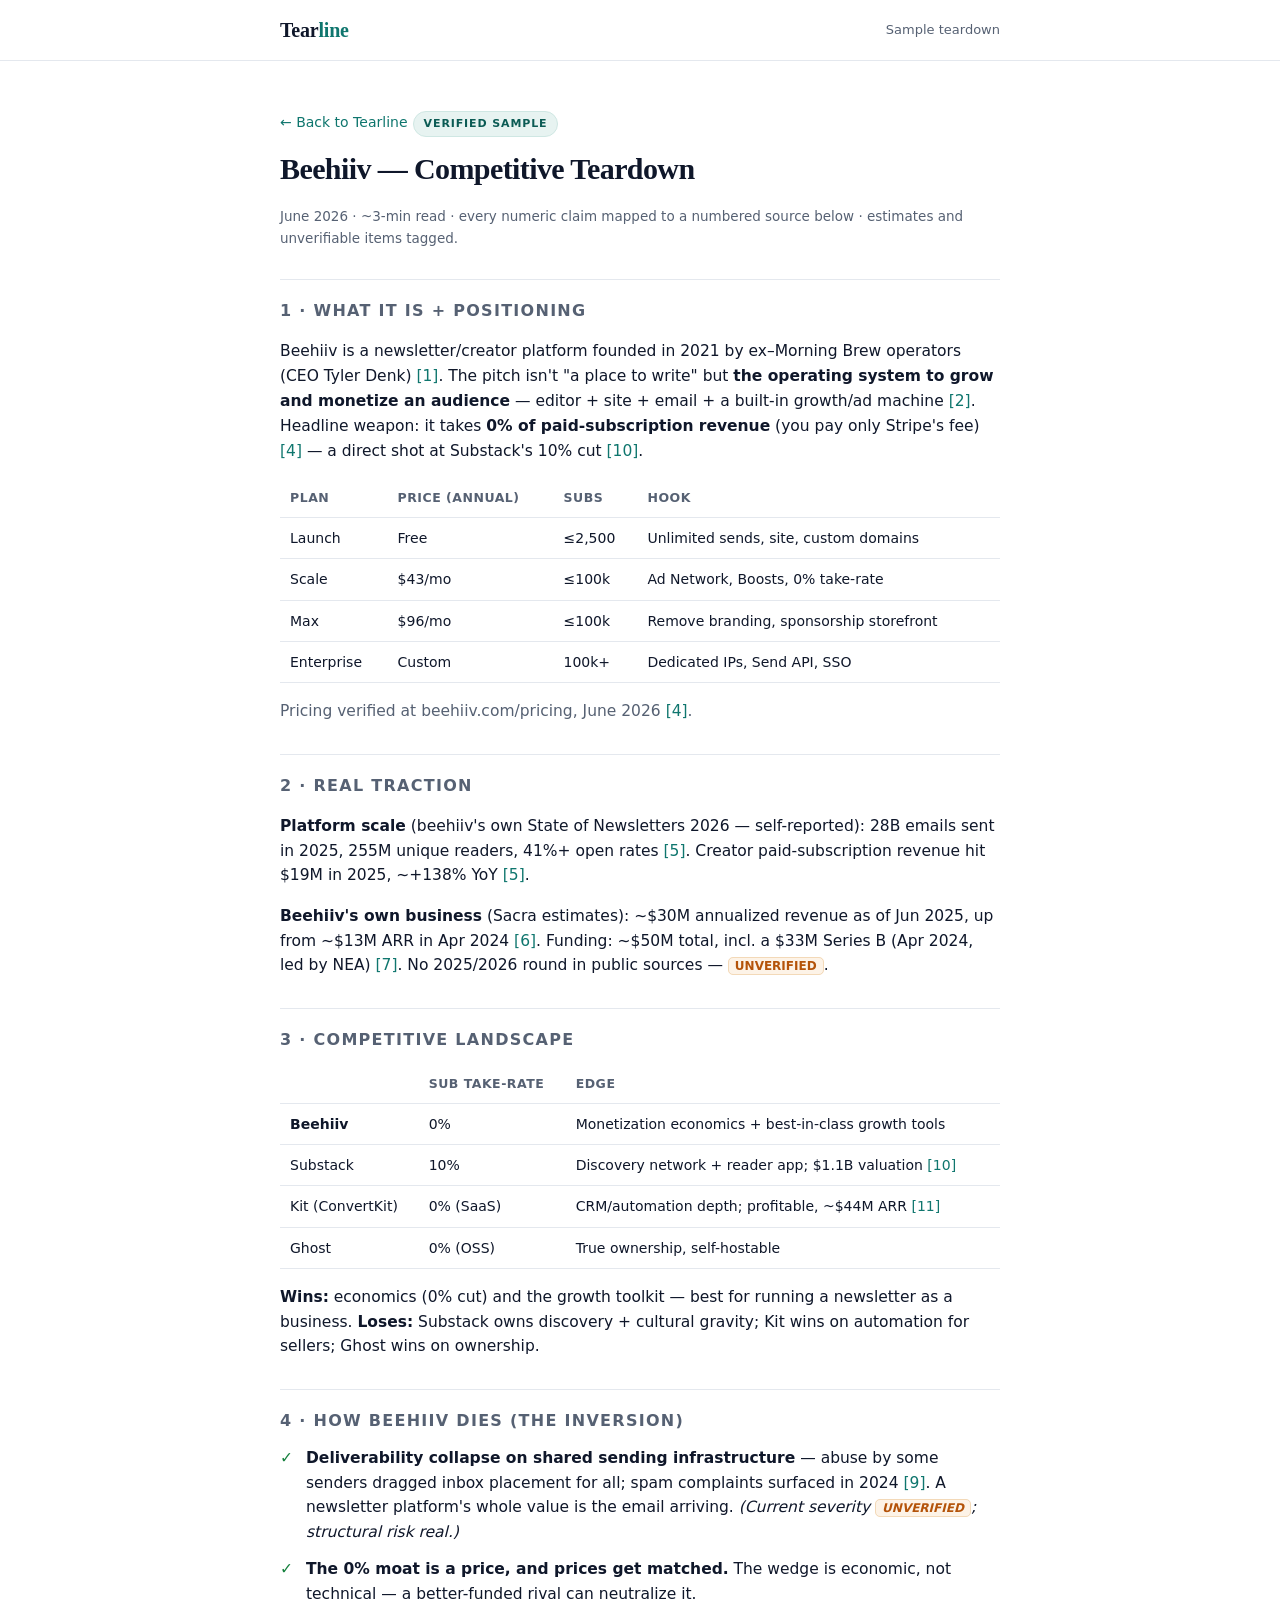
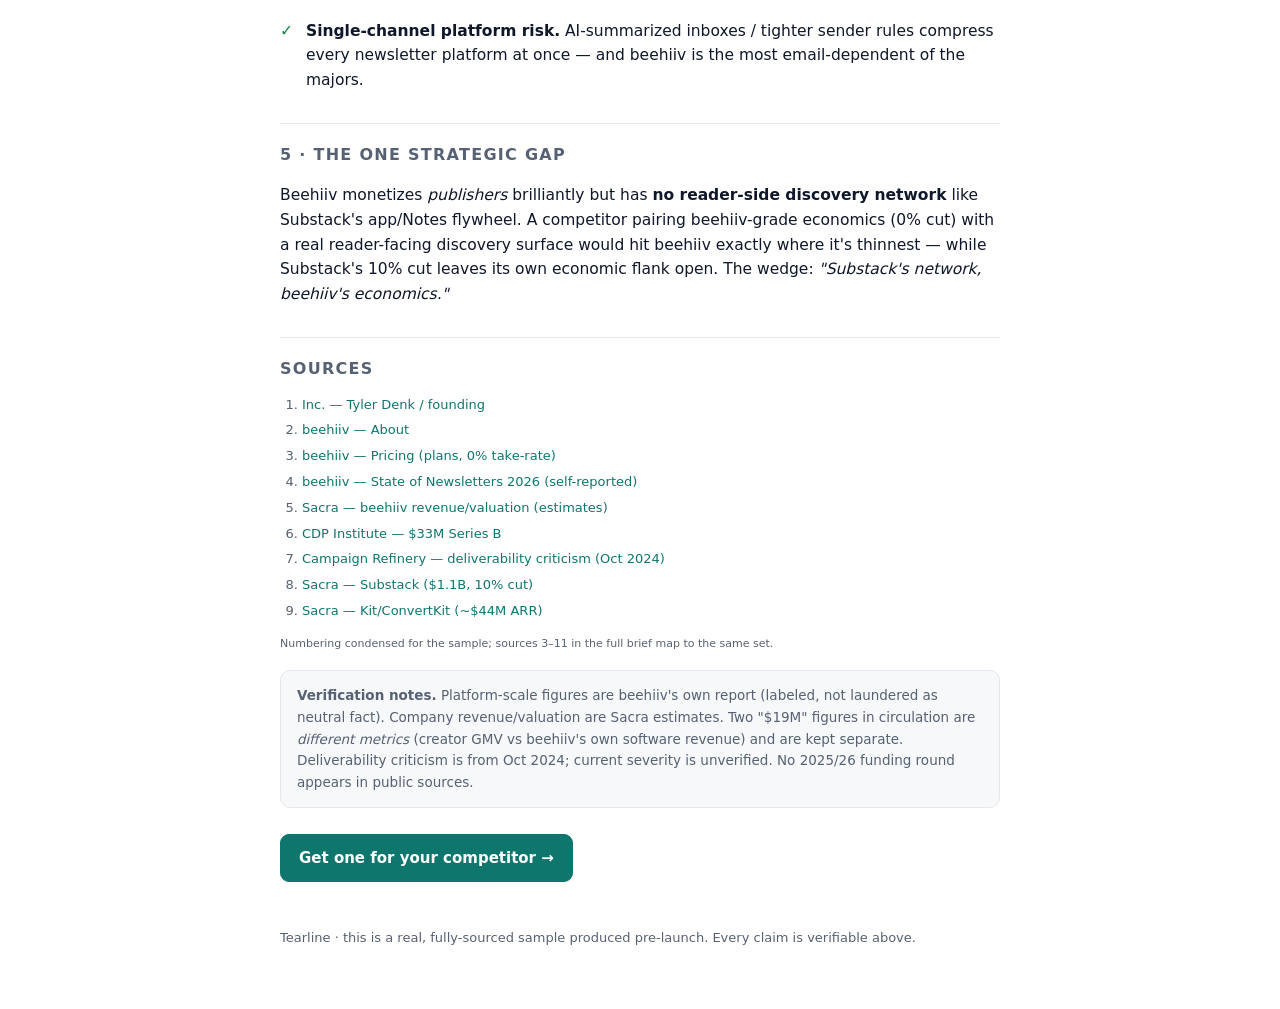
<file: sample-beehiiv.html>
<!doctype html>
<html lang="en">
<head>
<meta charset="utf-8">
<meta name="viewport" content="width=device-width, initial-scale=1">
<title>Beehiiv — Verified Teardown · Tearline</title>
<link rel="stylesheet" href="style.css">
</head>
<body>

<div class="bar"><div class="wrap">
  <a class="brand" href="index.html" style="color:inherit">Tear<b>line</b></a>
  <span class="tag">Sample teardown</span>
</div></div>

<main class="wrap report" style="padding-top:34px">
  <a class="back" href="index.html">← Back to Tearline</a>
  <span class="badge" style="margin:16px 0 0;display:inline-block">Verified sample</span>
  <h1 class="serif">Beehiiv — Competitive Teardown</h1>
  <p class="meta">June 2026 · ~3-min read · every numeric claim mapped to a numbered source below · estimates and unverifiable items tagged.</p>

  <h2>1 · What it is + positioning</h2>
  <p>Beehiiv is a newsletter/creator platform founded in 2021 by ex–Morning Brew operators (CEO Tyler Denk)<a class="src" href="https://www.inc.com/ben-sherry/with-beehiiv-tyler-denk-is-riding-the-newsletter-wave/91022171"> [1]</a>. The pitch isn't "a place to write" but <strong>the operating system to grow and monetize an audience</strong> — editor + site + email + a built-in growth/ad machine<a class="src" href="https://www.beehiiv.com/about"> [2]</a>. Headline weapon: it takes <strong>0% of paid-subscription revenue</strong> (you pay only Stripe's fee)<a class="src" href="https://www.beehiiv.com/pricing"> [4]</a> — a direct shot at Substack's 10% cut<a class="src" href="https://sacra.com/c/substack/"> [10]</a>.</p>
  <table>
    <tr><th>Plan</th><th>Price (annual)</th><th>Subs</th><th>Hook</th></tr>
    <tr><td>Launch</td><td>Free</td><td>≤2,500</td><td>Unlimited sends, site, custom domains</td></tr>
    <tr><td>Scale</td><td>$43/mo</td><td>≤100k</td><td>Ad Network, Boosts, 0% take-rate</td></tr>
    <tr><td>Max</td><td>$96/mo</td><td>≤100k</td><td>Remove branding, sponsorship storefront</td></tr>
    <tr><td>Enterprise</td><td>Custom</td><td>100k+</td><td>Dedicated IPs, Send API, SSO</td></tr>
  </table>
  <p class="srcs">Pricing verified at beehiiv.com/pricing, June 2026<a class="src" href="https://www.beehiiv.com/pricing"> [4]</a>.</p>

  <h2>2 · Real traction</h2>
  <p><strong>Platform scale</strong> (beehiiv's own State of Newsletters 2026 — self-reported): 28B emails sent in 2025, 255M unique readers, 41%+ open rates<a class="src" href="https://www.beehiiv.com/blog/the-state-of-newsletters-2026"> [5]</a>. Creator paid-subscription revenue hit $19M in 2025, ~+138% YoY<a class="src" href="https://www.beehiiv.com/blog/the-state-of-newsletters-2026"> [5]</a>.</p>
  <p><strong>Beehiiv's own business</strong> (Sacra estimates): ~$30M annualized revenue as of Jun 2025, up from ~$13M ARR in Apr 2024<a class="src" href="https://sacra.com/c/beehiiv/"> [6]</a>. Funding: ~$50M total, incl. a $33M Series B (Apr 2024, led by NEA)<a class="src" href="https://www.cdpinstitute.org/news/beehiiv-raises-33-million-in-series-b-funding-for-the-newsletter-space/"> [7]</a>. No 2025/2026 round in public sources — <span class="unv">UNVERIFIED</span>.</p>

  <h2>3 · Competitive landscape</h2>
  <table>
    <tr><th></th><th>Sub take-rate</th><th>Edge</th></tr>
    <tr><td><strong>Beehiiv</strong></td><td>0%</td><td>Monetization economics + best-in-class growth tools</td></tr>
    <tr><td>Substack</td><td>10%</td><td>Discovery network + reader app; $1.1B valuation<a class="src" href="https://sacra.com/c/substack/"> [10]</a></td></tr>
    <tr><td>Kit (ConvertKit)</td><td>0% (SaaS)</td><td>CRM/automation depth; profitable, ~$44M ARR<a class="src" href="https://sacra.com/c/convertkit/"> [11]</a></td></tr>
    <tr><td>Ghost</td><td>0% (OSS)</td><td>True ownership, self-hostable</td></tr>
  </table>
  <p><strong>Wins:</strong> economics (0% cut) and the growth toolkit — best for running a newsletter as a business. <strong>Loses:</strong> Substack owns discovery + cultural gravity; Kit wins on automation for sellers; Ghost wins on ownership.</p>

  <h2>4 · How Beehiiv dies (the inversion)</h2>
  <ul class="list" style="gap:12px">
    <li><strong>Deliverability collapse on shared sending infrastructure</strong> — abuse by some senders dragged inbox placement for all; spam complaints surfaced in 2024<a class="src" href="https://campaignrefinery.com/beehiiv-spam"> [9]</a>. A newsletter platform's whole value is the email arriving. <em>(Current severity <span class="unv">UNVERIFIED</span>; structural risk real.)</em></li>
    <li><strong>The 0% moat is a price, and prices get matched.</strong> The wedge is economic, not technical — a better-funded rival can neutralize it.</li>
    <li><strong>Single-channel platform risk.</strong> AI-summarized inboxes / tighter sender rules compress every newsletter platform at once — and beehiiv is the most email-dependent of the majors.</li>
  </ul>

  <h2>5 · The one strategic gap</h2>
  <p>Beehiiv monetizes <em>publishers</em> brilliantly but has <strong>no reader-side discovery network</strong> like Substack's app/Notes flywheel. A competitor pairing beehiiv-grade economics (0% cut) with a real reader-facing discovery surface would hit beehiiv exactly where it's thinnest — while Substack's 10% cut leaves its own economic flank open. The wedge: <em>"Substack's network, beehiiv's economics."</em></p>

  <h2>Sources</h2>
  <div class="srcs"><ol>
    <li><a href="https://www.inc.com/ben-sherry/with-beehiiv-tyler-denk-is-riding-the-newsletter-wave/91022171">Inc. — Tyler Denk / founding</a></li>
    <li><a href="https://www.beehiiv.com/about">beehiiv — About</a></li>
    <li><a href="https://www.beehiiv.com/pricing">beehiiv — Pricing (plans, 0% take-rate)</a></li>
    <li><a href="https://www.beehiiv.com/blog/the-state-of-newsletters-2026">beehiiv — State of Newsletters 2026 (self-reported)</a></li>
    <li><a href="https://sacra.com/c/beehiiv/">Sacra — beehiiv revenue/valuation (estimates)</a></li>
    <li><a href="https://www.cdpinstitute.org/news/beehiiv-raises-33-million-in-series-b-funding-for-the-newsletter-space/">CDP Institute — $33M Series B</a></li>
    <li><a href="https://campaignrefinery.com/beehiiv-spam">Campaign Refinery — deliverability criticism (Oct 2024)</a></li>
    <li><a href="https://sacra.com/c/substack/">Sacra — Substack ($1.1B, 10% cut)</a></li>
    <li><a href="https://sacra.com/c/convertkit/">Sacra — Kit/ConvertKit (~$44M ARR)</a></li>
  </ol>
  <p style="font-size:11px">Numbering condensed for the sample; sources 3–11 in the full brief map to the same set.</p></div>

  <div class="kbox" style="margin-top:18px"><strong>Verification notes.</strong> Platform-scale figures are beehiiv's own report (labeled, not laundered as neutral fact). Company revenue/valuation are Sacra estimates. Two "$19M" figures in circulation are <em>different metrics</em> (creator GMV vs beehiiv's own software revenue) and are kept separate. Deliverability criticism is from Oct 2024; current severity is unverified. No 2025/26 funding round appears in public sources.</div>

  <p style="margin-top:26px"><a class="btn primary" href="index.html#free">Get one for your competitor →</a></p>
</main>

<footer><div class="wrap">Tearline · this is a real, fully-sourced sample produced pre-launch. Every claim is verifiable above.</div></footer>

</body>
</html>
</file>
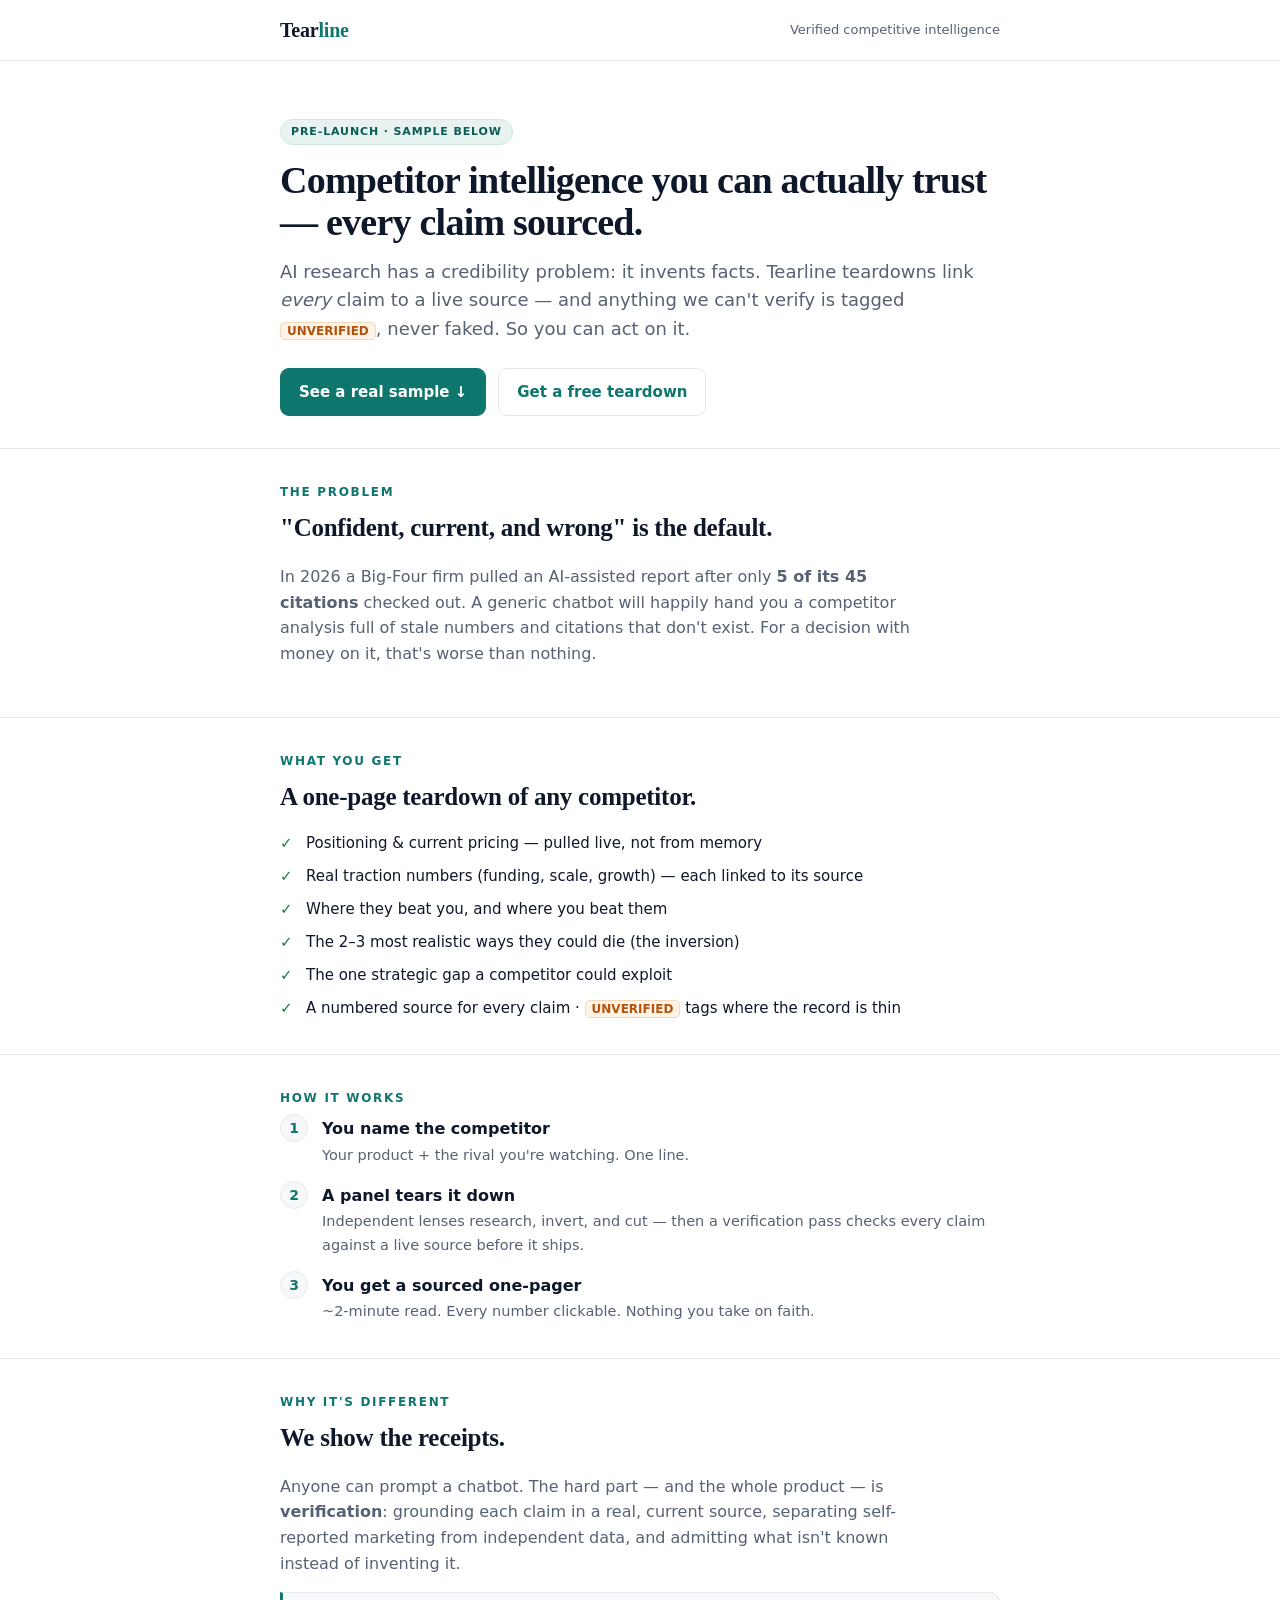
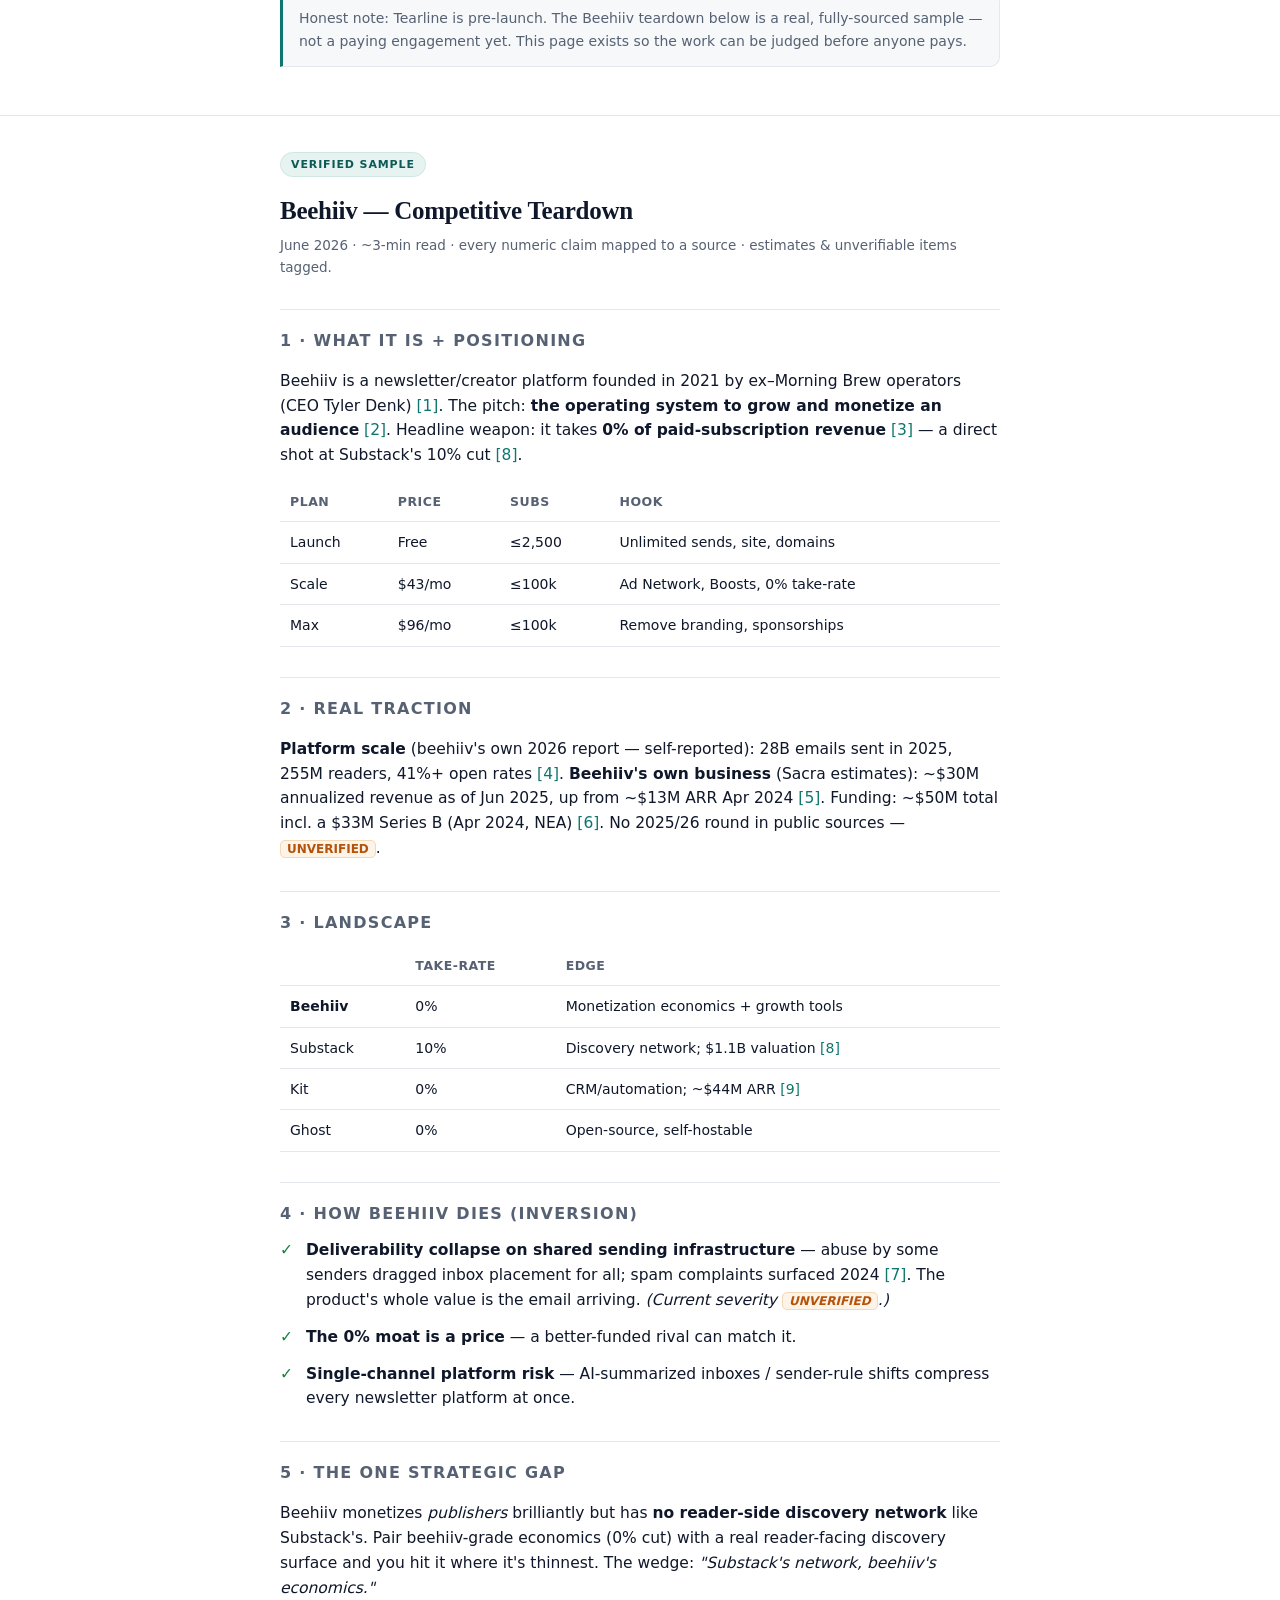
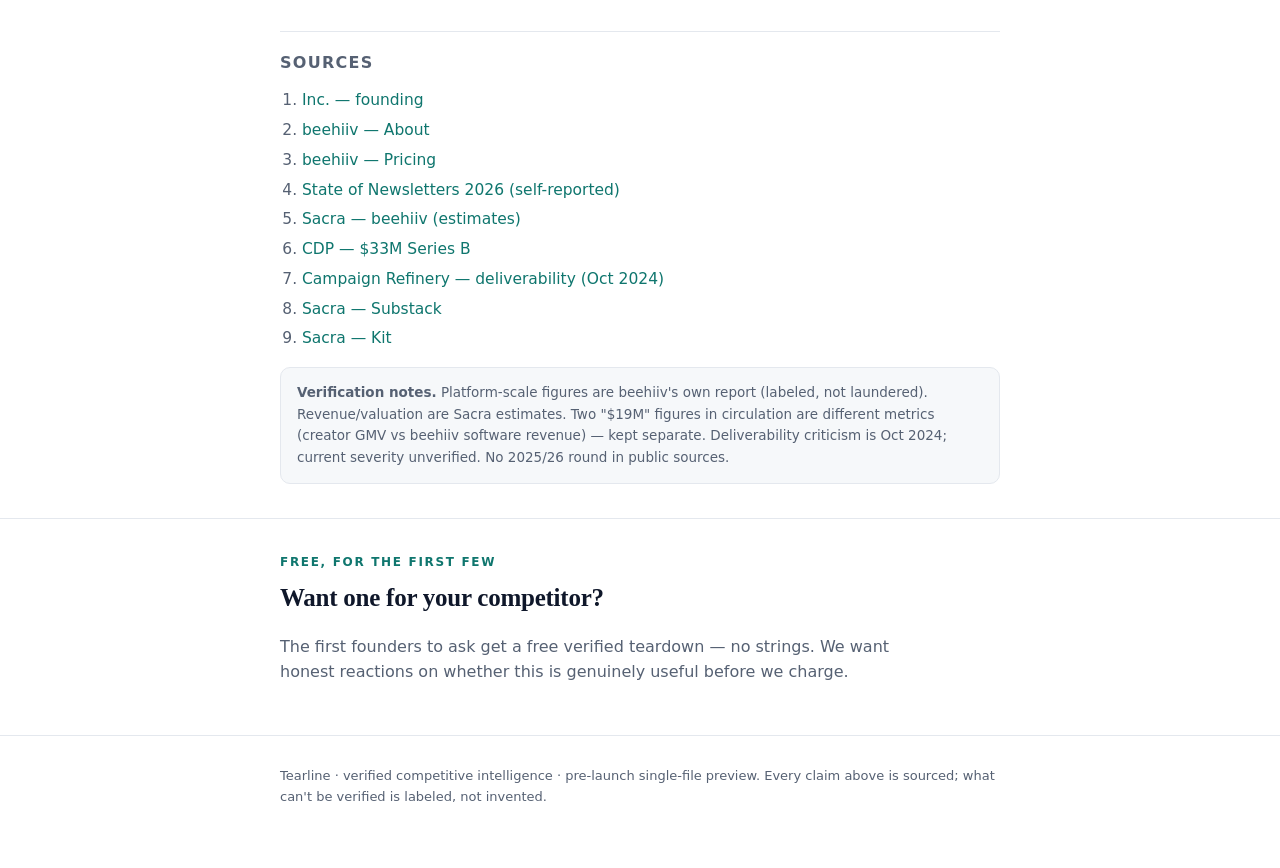
<file: tearline.html>
<!doctype html>
<html lang="en">
<head>
<meta charset="utf-8">
<meta name="viewport" content="width=device-width, initial-scale=1">
<title>Tearline — Verified Competitive Intelligence (single-file preview)</title>
<style>
:root{--bg:#ffffff;--paper:#f6f8fa;--ink:#0f172a;--mut:#566173;--line:#e4e8ee;--accent:#0f766e;--accent-ink:#0b5b54;--verified:#15803d;--warn:#b45309;--maxw:760px}
*{box-sizing:border-box}html{scroll-behavior:smooth}
body{margin:0;background:var(--bg);color:var(--ink);font-family:ui-sans-serif,system-ui,-apple-system,"Segoe UI",Roboto,Helvetica,Arial,sans-serif;line-height:1.6;-webkit-font-smoothing:antialiased;font-size:16px}
.serif{font-family:Georgia,"Iowan Old Style","Times New Roman",serif}
a{color:var(--accent);text-decoration:none}a:hover{text-decoration:underline}
.wrap{max-width:var(--maxw);margin:0 auto;padding:0 20px}
.bar{border-bottom:1px solid var(--line);position:sticky;top:0;background:rgba(255,255,255,.92);backdrop-filter:blur(6px);z-index:5}
.bar .wrap{display:flex;align-items:center;justify-content:space-between;height:60px}
.brand{font-family:Georgia,serif;font-weight:700;font-size:20px;letter-spacing:-.01em}.brand b{color:var(--accent)}
.bar .tag{color:var(--mut);font-size:13px}
.badge{display:inline-block;font-size:11px;font-weight:700;letter-spacing:.08em;text-transform:uppercase;color:var(--accent-ink);background:#e7f3f1;border:1px solid #cfe7e3;border-radius:999px;padding:3px 10px}
.hero{padding:56px 0 32px;border-bottom:1px solid var(--line)}
.hero h1{font-size:38px;line-height:1.12;letter-spacing:-.02em;margin:14px 0 14px}
.hero p.lead{font-size:18px;color:var(--mut);max-width:62ch;margin:0 0 24px}
.cta{display:flex;gap:12px;flex-wrap:wrap}
.btn{display:inline-block;font-weight:600;font-size:15px;padding:11px 18px;border-radius:9px;border:1px solid var(--line)}
.btn.primary{background:var(--accent);color:#fff;border-color:var(--accent)}.btn.primary:hover{background:var(--accent-ink);text-decoration:none}
.btn.ghost:hover{border-color:var(--accent);text-decoration:none}
section{padding:34px 0;border-bottom:1px solid var(--line)}
h2.serif{font-size:25px;letter-spacing:-.01em;margin:0 0 14px}
.kik{font-size:12px;font-weight:700;letter-spacing:.14em;text-transform:uppercase;color:var(--accent);margin-bottom:6px}
.steps{display:grid;gap:14px}.step{display:flex;gap:14px;align-items:flex-start}
.step .n{flex:0 0 auto;width:28px;height:28px;border-radius:50%;background:var(--paper);border:1px solid var(--line);display:flex;align-items:center;justify-content:center;font-weight:700;font-size:14px;color:var(--accent)}
.step h3{margin:2px 0 2px;font-size:16px}.step p{margin:0;color:var(--mut);font-size:14.5px}
.list{margin:0;padding:0;list-style:none;display:grid;gap:9px}
.list li{padding-left:26px;position:relative;font-size:15px}.list li::before{content:"✓";position:absolute;left:0;top:0;color:var(--verified);font-weight:700}
.note{background:var(--paper);border:1px solid var(--line);border-left:3px solid var(--accent);border-radius:0 10px 10px 0;padding:14px 16px;color:var(--mut);font-size:14px}
footer{padding:30px 0 60px;color:var(--mut);font-size:13px}
.report h2.r{font-size:16px;text-transform:uppercase;letter-spacing:.08em;color:var(--mut);margin:30px 0 12px;border-top:1px solid var(--line);padding-top:18px}
.report p,.report li{font-size:15.5px}
.report table{width:100%;border-collapse:collapse;margin:8px 0;font-size:14px}
.report th,.report td{text-align:left;padding:9px 10px;border-bottom:1px solid var(--line);vertical-align:top}
.report th{color:var(--mut);font-weight:600;font-size:12.5px;text-transform:uppercase;letter-spacing:.04em}
.unv{color:var(--warn);font-weight:700;font-size:12px;background:#fdf3e7;border:1px solid #f3d9b8;border-radius:5px;padding:1px 6px}
.srcs{font-size:13px;color:var(--mut)}.srcs ol{padding-left:22px}.srcs li{margin:5px 0}
.kbox{background:var(--paper);border:1px solid var(--line);border-radius:10px;padding:14px 16px;font-size:13.5px;color:var(--mut)}
@media(max-width:520px){.hero h1{font-size:29px}.hero p.lead{font-size:16px}.bar .tag{display:none}h2.serif{font-size:21px}}
</style>
</head>
<body>

<div class="bar"><div class="wrap"><a class="brand" href="#top" style="color:inherit">Tear<b>line</b></a><span class="tag">Verified competitive intelligence</span></div></div>

<header class="hero" id="top"><div class="wrap">
  <span class="badge">Pre-launch · sample below</span>
  <h1 class="serif">Competitor intelligence you can actually trust — every claim sourced.</h1>
  <p class="lead">AI research has a credibility problem: it invents facts. Tearline teardowns link <em>every</em> claim to a live source — and anything we can't verify is tagged <span class="unv">UNVERIFIED</span>, never faked. So you can act on it.</p>
  <div class="cta"><a class="btn primary" href="#sample">See a real sample ↓</a><a class="btn ghost" href="#free">Get a free teardown</a></div>
</div></header>

<section><div class="wrap"><div class="kik">The problem</div><h2 class="serif">"Confident, current, and wrong" is the default.</h2>
<p style="color:var(--mut);max-width:64ch">In 2026 a Big-Four firm pulled an AI-assisted report after only <strong>5 of its 45 citations</strong> checked out. A generic chatbot will happily hand you a competitor analysis full of stale numbers and citations that don't exist. For a decision with money on it, that's worse than nothing.</p></div></section>

<section><div class="wrap"><div class="kik">What you get</div><h2 class="serif">A one-page teardown of any competitor.</h2>
<ul class="list">
<li>Positioning &amp; current pricing — pulled live, not from memory</li>
<li>Real traction numbers (funding, scale, growth) — each linked to its source</li>
<li>Where they beat you, and where you beat them</li>
<li>The 2–3 most realistic ways they could die (the inversion)</li>
<li>The one strategic gap a competitor could exploit</li>
<li>A numbered source for every claim · <span class="unv">UNVERIFIED</span> tags where the record is thin</li>
</ul></div></section>

<section><div class="wrap"><div class="kik">How it works</div><div class="steps">
<div class="step"><span class="n">1</span><div><h3>You name the competitor</h3><p>Your product + the rival you're watching. One line.</p></div></div>
<div class="step"><span class="n">2</span><div><h3>A panel tears it down</h3><p>Independent lenses research, invert, and cut — then a verification pass checks every claim against a live source before it ships.</p></div></div>
<div class="step"><span class="n">3</span><div><h3>You get a sourced one-pager</h3><p>~2-minute read. Every number clickable. Nothing you take on faith.</p></div></div>
</div></div></section>

<section><div class="wrap"><div class="kik">Why it's different</div><h2 class="serif">We show the receipts.</h2>
<p style="color:var(--mut);max-width:64ch">Anyone can prompt a chatbot. The hard part — and the whole product — is <strong>verification</strong>: grounding each claim in a real, current source, separating self-reported marketing from independent data, and admitting what isn't known instead of inventing it.</p>
<p class="note" style="margin-top:16px">Honest note: Tearline is pre-launch. The Beehiiv teardown below is a real, fully-sourced sample — not a paying engagement yet. This page exists so the work can be judged before anyone pays.</p></div></section>

<!-- SAMPLE -->
<section id="sample" class="report"><div class="wrap">
  <span class="badge">Verified sample</span>
  <h2 class="serif" style="margin:14px 0 4px">Beehiiv — Competitive Teardown</h2>
  <p style="color:var(--mut);font-size:13.5px;margin:0 0 8px">June 2026 · ~3-min read · every numeric claim mapped to a source · estimates &amp; unverifiable items tagged.</p>

  <h2 class="r">1 · What it is + positioning</h2>
  <p>Beehiiv is a newsletter/creator platform founded in 2021 by ex–Morning Brew operators (CEO Tyler Denk)<a href="https://www.inc.com/ben-sherry/with-beehiiv-tyler-denk-is-riding-the-newsletter-wave/91022171"> [1]</a>. The pitch: <strong>the operating system to grow and monetize an audience</strong><a href="https://www.beehiiv.com/about"> [2]</a>. Headline weapon: it takes <strong>0% of paid-subscription revenue</strong><a href="https://www.beehiiv.com/pricing"> [3]</a> — a direct shot at Substack's 10% cut<a href="https://sacra.com/c/substack/"> [8]</a>.</p>
  <table><tr><th>Plan</th><th>Price</th><th>Subs</th><th>Hook</th></tr>
  <tr><td>Launch</td><td>Free</td><td>≤2,500</td><td>Unlimited sends, site, domains</td></tr>
  <tr><td>Scale</td><td>$43/mo</td><td>≤100k</td><td>Ad Network, Boosts, 0% take-rate</td></tr>
  <tr><td>Max</td><td>$96/mo</td><td>≤100k</td><td>Remove branding, sponsorships</td></tr></table>

  <h2 class="r">2 · Real traction</h2>
  <p><strong>Platform scale</strong> (beehiiv's own 2026 report — self-reported): 28B emails sent in 2025, 255M readers, 41%+ open rates<a href="https://www.beehiiv.com/blog/the-state-of-newsletters-2026"> [4]</a>. <strong>Beehiiv's own business</strong> (Sacra estimates): ~$30M annualized revenue as of Jun 2025, up from ~$13M ARR Apr 2024<a href="https://sacra.com/c/beehiiv/"> [5]</a>. Funding: ~$50M total incl. a $33M Series B (Apr 2024, NEA)<a href="https://www.cdpinstitute.org/news/beehiiv-raises-33-million-in-series-b-funding-for-the-newsletter-space/"> [6]</a>. No 2025/26 round in public sources — <span class="unv">UNVERIFIED</span>.</p>

  <h2 class="r">3 · Landscape</h2>
  <table><tr><th></th><th>Take-rate</th><th>Edge</th></tr>
  <tr><td><strong>Beehiiv</strong></td><td>0%</td><td>Monetization economics + growth tools</td></tr>
  <tr><td>Substack</td><td>10%</td><td>Discovery network; $1.1B valuation<a href="https://sacra.com/c/substack/"> [8]</a></td></tr>
  <tr><td>Kit</td><td>0%</td><td>CRM/automation; ~$44M ARR<a href="https://sacra.com/c/convertkit/"> [9]</a></td></tr>
  <tr><td>Ghost</td><td>0%</td><td>Open-source, self-hostable</td></tr></table>

  <h2 class="r">4 · How Beehiiv dies (inversion)</h2>
  <ul class="list" style="gap:12px">
  <li><strong>Deliverability collapse on shared sending infrastructure</strong> — abuse by some senders dragged inbox placement for all; spam complaints surfaced 2024<a href="https://campaignrefinery.com/beehiiv-spam"> [7]</a>. The product's whole value is the email arriving. <em>(Current severity <span class="unv">UNVERIFIED</span>.)</em></li>
  <li><strong>The 0% moat is a price</strong> — a better-funded rival can match it.</li>
  <li><strong>Single-channel platform risk</strong> — AI-summarized inboxes / sender-rule shifts compress every newsletter platform at once.</li></ul>

  <h2 class="r">5 · The one strategic gap</h2>
  <p>Beehiiv monetizes <em>publishers</em> brilliantly but has <strong>no reader-side discovery network</strong> like Substack's. Pair beehiiv-grade economics (0% cut) with a real reader-facing discovery surface and you hit it where it's thinnest. The wedge: <em>"Substack's network, beehiiv's economics."</em></p>

  <h2 class="r">Sources</h2>
  <div class="srcs"><ol>
  <li><a href="https://www.inc.com/ben-sherry/with-beehiiv-tyler-denk-is-riding-the-newsletter-wave/91022171">Inc. — founding</a></li>
  <li><a href="https://www.beehiiv.com/about">beehiiv — About</a></li>
  <li><a href="https://www.beehiiv.com/pricing">beehiiv — Pricing</a></li>
  <li><a href="https://www.beehiiv.com/blog/the-state-of-newsletters-2026">State of Newsletters 2026 (self-reported)</a></li>
  <li><a href="https://sacra.com/c/beehiiv/">Sacra — beehiiv (estimates)</a></li>
  <li><a href="https://www.cdpinstitute.org/news/beehiiv-raises-33-million-in-series-b-funding-for-the-newsletter-space/">CDP — $33M Series B</a></li>
  <li><a href="https://campaignrefinery.com/beehiiv-spam">Campaign Refinery — deliverability (Oct 2024)</a></li>
  <li><a href="https://sacra.com/c/substack/">Sacra — Substack</a></li>
  <li><a href="https://sacra.com/c/convertkit/">Sacra — Kit</a></li>
  </ol></div>
  <div class="kbox" style="margin-top:16px"><strong>Verification notes.</strong> Platform-scale figures are beehiiv's own report (labeled, not laundered). Revenue/valuation are Sacra estimates. Two "$19M" figures in circulation are different metrics (creator GMV vs beehiiv software revenue) — kept separate. Deliverability criticism is Oct 2024; current severity unverified. No 2025/26 round in public sources.</div>
</div></section>

<section id="free"><div class="wrap"><div class="kik">Free, for the first few</div><h2 class="serif">Want one for your competitor?</h2>
<p style="color:var(--mut);max-width:64ch">The first founders to ask get a free verified teardown — no strings. We want honest reactions on whether this is genuinely useful before we charge.</p></div></section>

<footer><div class="wrap">Tearline · verified competitive intelligence · pre-launch single-file preview. Every claim above is sourced; what can't be verified is labeled, not invented.</div></footer>

</body>
</html>
</file>
<file: style.css>
:root{
  --bg:#ffffff; --paper:#f6f8fa; --ink:#0f172a; --mut:#566173; --line:#e4e8ee;
  --accent:#0f766e; --accent-ink:#0b5b54; --verified:#15803d; --warn:#b45309;
  --maxw:760px;
}
*{box-sizing:border-box}
html{scroll-behavior:smooth}
body{margin:0;background:var(--bg);color:var(--ink);
  font-family:ui-sans-serif,system-ui,-apple-system,"Segoe UI",Roboto,Helvetica,Arial,sans-serif;
  line-height:1.6;-webkit-font-smoothing:antialiased;font-size:16px}
.serif{font-family:Georgia,"Iowan Old Style","Times New Roman",serif}
a{color:var(--accent);text-decoration:none}
a:hover{text-decoration:underline}
.wrap{max-width:var(--maxw);margin:0 auto;padding:0 20px}
/* top bar */
.bar{border-bottom:1px solid var(--line);position:sticky;top:0;background:rgba(255,255,255,.92);backdrop-filter:blur(6px);z-index:5}
.bar .wrap{display:flex;align-items:center;justify-content:space-between;height:60px}
.brand{font-family:Georgia,serif;font-weight:700;font-size:20px;letter-spacing:-.01em}
.brand b{color:var(--accent)}
.bar .tag{color:var(--mut);font-size:13px}
.badge{display:inline-block;font-size:11px;font-weight:700;letter-spacing:.08em;text-transform:uppercase;
  color:var(--accent-ink);background:#e7f3f1;border:1px solid #cfe7e3;border-radius:999px;padding:3px 10px}
/* hero */
.hero{padding:56px 0 32px;border-bottom:1px solid var(--line)}
.hero h1{font-size:38px;line-height:1.12;letter-spacing:-.02em;margin:14px 0 14px}
.hero p.lead{font-size:18px;color:var(--mut);max-width:62ch;margin:0 0 24px}
.cta{display:flex;gap:12px;flex-wrap:wrap}
.btn{display:inline-block;font-weight:600;font-size:15px;padding:11px 18px;border-radius:9px;border:1px solid var(--line)}
.btn.primary{background:var(--accent);color:#fff;border-color:var(--accent)}
.btn.primary:hover{background:var(--accent-ink);text-decoration:none}
.btn.ghost:hover{border-color:var(--accent);text-decoration:none}
/* sections */
section{padding:34px 0;border-bottom:1px solid var(--line)}
h2.serif{font-size:25px;letter-spacing:-.01em;margin:0 0 14px}
.kik{font-size:12px;font-weight:700;letter-spacing:.14em;text-transform:uppercase;color:var(--accent);margin-bottom:6px}
.steps{display:grid;gap:14px;counter-reset:s}
.step{display:flex;gap:14px;align-items:flex-start}
.step .n{flex:0 0 auto;width:28px;height:28px;border-radius:50%;background:var(--paper);border:1px solid var(--line);
  display:flex;align-items:center;justify-content:center;font-weight:700;font-size:14px;color:var(--accent)}
.step h3{margin:2px 0 2px;font-size:16px}
.step p{margin:0;color:var(--mut);font-size:14.5px}
.list{margin:0;padding:0;list-style:none;display:grid;gap:9px}
.list li{padding-left:26px;position:relative;color:var(--ink);font-size:15px}
.list li::before{content:"✓";position:absolute;left:0;top:0;color:var(--verified);font-weight:700}
.note{background:var(--paper);border:1px solid var(--line);border-left:3px solid var(--accent);border-radius:0 10px 10px 0;padding:14px 16px;color:var(--mut);font-size:14px}
footer{padding:30px 0 60px;color:var(--mut);font-size:13px}
/* ---- report (sample teardown) ---- */
.report h1{font-size:30px;letter-spacing:-.02em;margin:8px 0 6px}
.report .meta{color:var(--mut);font-size:13.5px;margin-bottom:24px}
.report h2{font-size:16px;text-transform:uppercase;letter-spacing:.08em;color:var(--mut);margin:30px 0 12px;border-top:1px solid var(--line);padding-top:18px}
.report p,.report li{font-size:15.5px}
.report table{width:100%;border-collapse:collapse;margin:8px 0;font-size:14px}
.report th,.report td{text-align:left;padding:9px 10px;border-bottom:1px solid var(--line);vertical-align:top}
.report th{color:var(--mut);font-weight:600;font-size:12.5px;text-transform:uppercase;letter-spacing:.04em}
.src{font-variant-numeric:tabular-nums}
.unv{color:var(--warn);font-weight:700;font-size:12px;background:#fdf3e7;border:1px solid #f3d9b8;border-radius:5px;padding:1px 6px}
.srcs{font-size:13px;color:var(--mut)}
.srcs ol{padding-left:22px} .srcs li{margin:5px 0;font-size:13px}
.kbox{background:var(--paper);border:1px solid var(--line);border-radius:10px;padding:14px 16px;font-size:13.5px;color:var(--mut)}
.back{font-size:14px}
@media(max-width:520px){
  .hero h1{font-size:30px}.hero p.lead{font-size:16px}
  .bar .tag{display:none}
  h2.serif{font-size:21px}
}
</file>
